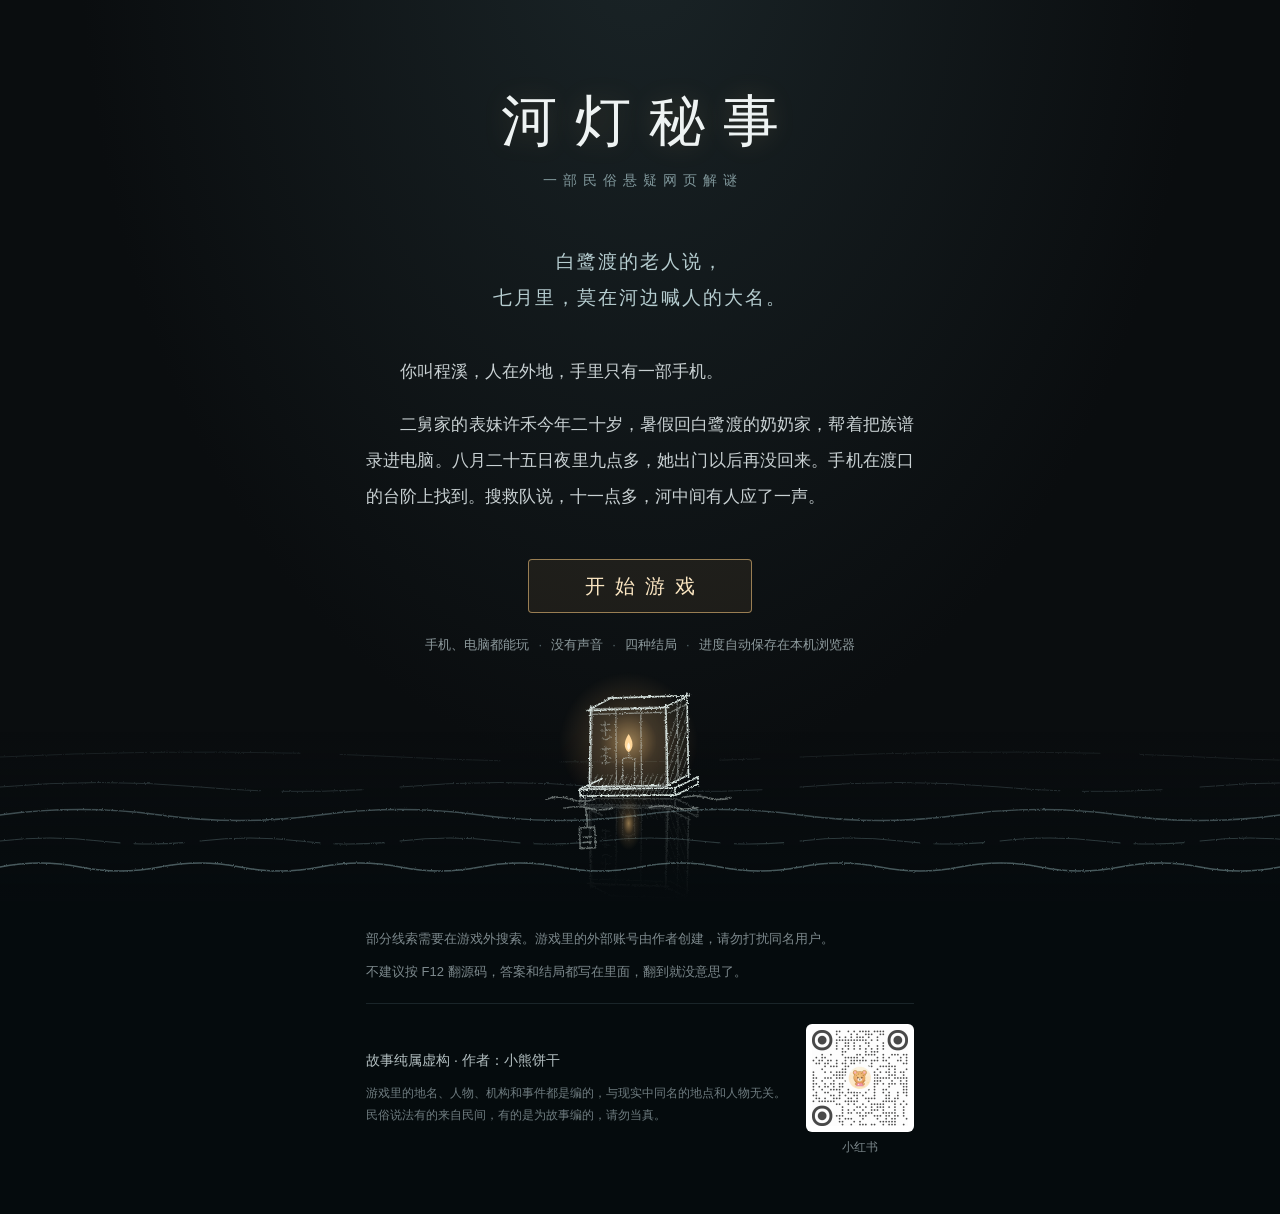
<file: index.html>
<!doctype html>
<html lang="zh-CN">
<head>
<meta charset="utf-8">
<meta name="viewport" content="width=device-width, initial-scale=1, viewport-fit=cover">
<title>河灯秘事</title>
<meta name="description" content="一部民俗悬疑网页解谜。白鹭渡的老人说，七月里，莫在河边喊人的大名。">
<meta name="theme-color" content="#0a0d0f">
<link rel="stylesheet" href="css/common.css">
<link rel="stylesheet" href="css/river.css">
<link rel="stylesheet" href="css/home.css">
</head>
<body class="home-body">
<main class="home">
  <h1>河灯秘事</h1>
  <p class="sub">一部民俗悬疑网页解谜</p>
  <p class="saying">白鹭渡的老人说，<br>七月里，莫在河边喊人的大名。</p>
  <div class="story">
    <p>你叫程溪，人在外地，手里只有一部手机。</p>
    <p>二舅家的表妹许禾今年二十岁，暑假回白鹭渡的奶奶家，帮着把族谱录进电脑。八月二十五日夜里九点多，她出门以后再没回来。手机在渡口的台阶上找到。搜救队说，十一点多，河中间有人应了一声。</p>
  </div>
  <a class="start" href="phone.html">开始游戏</a>
  <ul class="facts"><li>手机、电脑都能玩</li><li>没有声音</li><li>四种结局</li><li>进度自动保存在本机浏览器</li></ul>
</main>
<div class="home-river" id="river"></div>
<footer class="home-foot"><div class="in">
  <div class="notes">
    <p>部分线索需要在游戏外搜索。游戏里的外部账号由作者创建，请勿打扰同名用户。</p>
    <p>不建议按 F12 翻源码，答案和结局都写在里面，翻到就没意思了。</p>
  </div>
  <div class="credit">
    <div class="who">
      <p class="by">故事纯属虚构 · 作者：小熊饼干</p>
      <p>游戏里的地名、人物、机构和事件都是编的，与现实中同名的地点和人物无关。民俗说法有的来自民间，有的是为故事编的，请勿当真。</p>
    </div>
    <figure class="qr"><img src="assets/img/author-xhs-qr.png" width="384" height="384" alt="小熊饼干的小红书二维码"><figcaption>小红书</figcaption></figure>
  </div>
</div></footer>
<script src="js/river.js"></script>
<script>document.getElementById('river').innerHTML = XMRiver.waves() + XMRiver.lamp();</script>
</body>
</html>
</file>
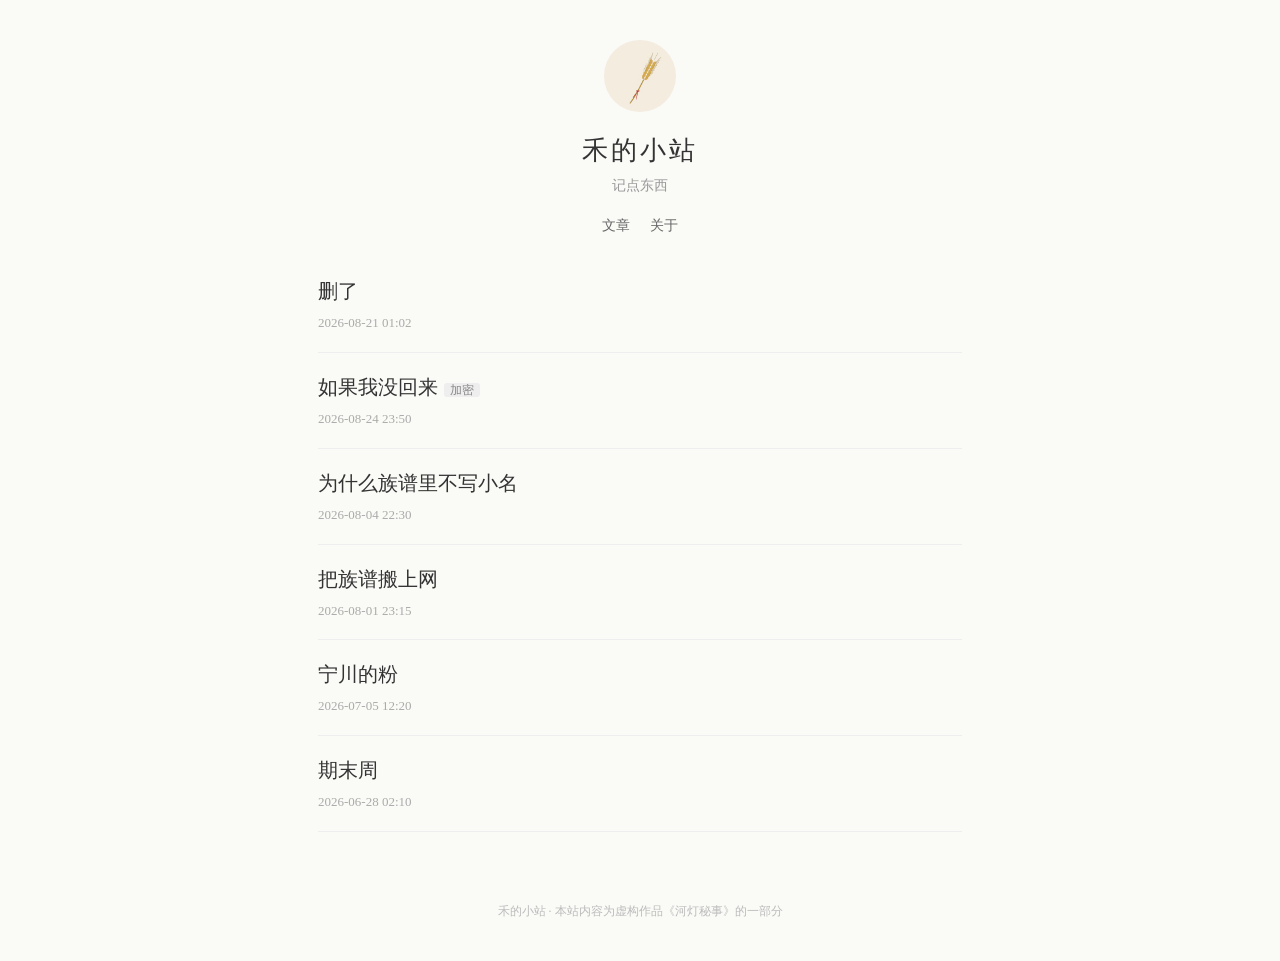
<file: blog.html>
<!doctype html>
<html lang="zh-CN">
<head>
<meta charset="utf-8">
<meta name="viewport" content="width=device-width, initial-scale=1">
<title>禾的小站</title>
<link rel="stylesheet" href="css/common.css">
<style>
body { background: #fafaf7; color: #333; font-family: Georgia, "Songti SC", SimSun, serif; }
.head { text-align: center; padding: 40px 16px 10px; }
.head img { width: 72px; height: 72px; border-radius: 50%; object-fit: cover; }
.head h1 { margin: 10px 0 4px; font-size: 26px; font-weight: 400; letter-spacing: 3px; }
.head p { color: #999; margin: 0; font-size: 14px; }
.head nav { margin-top: 14px; }
.head nav a { color: #666; margin: 0 10px; text-decoration: none; font-size: 14px; }
.wrap { max-width: 680px; margin: 10px auto 50px; padding: 0 18px; }
.post-item { padding: 18px 0; border-bottom: 1px solid #eee; }
.post-item h2 { margin: 0 0 6px; font-size: 20px; font-weight: 400; }
.post-item h2 a { color: #333; text-decoration: none; }
.post-item h2 a:hover { color: #6a8f3c; }
.date { color: #aaa; font-size: 13px; }
.lock { font-size: 12px; background: #eee; color: #888; border-radius: 3px; padding: 0 6px; margin-left: 6px; }
article h1 { font-weight: 400; font-size: 26px; margin: 20px 0 6px; }
article p { line-height: 2; margin: 0 0 16px; font-size: 16px; }
article .date { margin-bottom: 24px; display: block; }
.pw { border: 1px solid #ddd; background: #fff; padding: 18px; text-align: center; margin-top: 20px; }
.pw input { padding: 7px; border: 1px solid #ccc; width: 200px; }
.pw button { padding: 7px 16px; border: 0; background: #6a8f3c; color: #fff; cursor: pointer; }
.pw .hint { color: #999; font-size: 13px; margin-top: 10px; }
.pw .err { color: #c33; font-size: 13px; min-height: 18px; }
.letter p { text-indent: 0; }
.about p { line-height: 1.9; }
footer { text-align: center; color: #bbb; font-size: 12px; padding: 20px 0 40px; }
</style>
</head>
<body>
<header class="head"><img src="assets/img/av-xuhe.jpg" alt=""><h1>禾的小站</h1><p>记点东西</p><nav><a href="#/">文章</a><a href="#/about">关于</a></nav></header>
<main class="wrap" id="main"></main>
<footer>禾的小站 · 本站内容为虚构作品《河灯秘事》的一部分</footer>
<script src="js/core.js"></script>
<script>
(function () {
  const esc = XM.esc;
  const main = document.getElementById('main');
  const POSTS = [
    { id: 'shanle', title: '删了', date: '2026-08-21 01:02', body: ['小红书上写渡口和族谱的那几篇笔记，我都删了。主页留了几句话，懂的人能看懂。', '族谱网站先不动，陈伯出院回来还要用。'] },
    { id: 'xin', title: '如果我没回来', date: '2026-08-24 23:50', locked: true },
    { id: 'xiaoming', title: '为什么族谱里不写小名', date: '2026-08-04 22:30', body: ['录族谱录到自己那一栏，乳名那格我想填，奶奶不让。', '她讲，大名是给外人叫的，写在谱上、写在户口上、写在灯上都行。[[小名是屋里人叫的，不能落在纸上。写下来，就谁都叫得到了]]。', '我问谁是“谁都”。她不答，去灶屋烧火了。', '我小时候发高烧，奶奶半夜去渡口喊过我一回，我还记得她那天的声音。所以这格空着就空着吧。', '凡例里我也照写了：乳名不录，依本村旧俗。'] },
    { id: 'shangwang', title: '把族谱搬上网', date: '2026-08-01 23:15', body: ['暑假在奶奶家，帮宗亲会把卷三录成了网页，顺便给水府庙做了个网站。', '网站两块：族谱查询，还有中元放灯的网上登记。登记表单提交以后，会用庙里的账号自动提交到仓库的 lanterns/ 目录，每盏灯一条记录，[[提交时间就是登记时间]]，提交的标题里也写着。这样陈伯想查哪天谁登的，翻提交记录就行。', '后台账号交给陈伯了，[[他住院那几天交给大伯代管]]。', '[[代码在 GitHub 上，开源社暑期项目展的海报上有链接]]。'], link: ['club.html#/', '开源社'] },
    { id: 'fen', title: '宁川的粉', date: '2026-07-05 12:20', body: ['回来第一顿是渡口小卖部隔壁的米粉。老板还记得我，说我小时候吃粉不吃葱。现在吃了。'] },
    { id: 'qimo', title: '期末周', date: '2026-06-28 02:10', body: ['数据结构考完了。最后一题是并查集，写到一半想起来路径压缩没写。算了。'] }
  ];
  const LETTER = ['溪：', '你能打开这篇，说明你还记得那年的灯。', '长话短说。有人在庙里给我登了一盏灯。灯是给死人放的。', '我撤过一次，他又登上了。仓库里每次提交都有时间，你去看。',
    '这一盏七月十三晚上就放下水了，网上撤不了。怎么撤，老辈有老辈的办法，奶奶晓得。你去找奶奶。',
    '光撤灯不够。他手上有庙里的账号，撤了还能再登。去找陈伯，让他把账号锁了。他的微聊号是 shuifu-chen，认人不认号，加他要报家门。', '要是我真被叫走了，奶奶会去渡口喊我。她喊的是我的小名，你听过，就在我发给你的那条语音里。', '别写下来。打字也不行。', '禾'];

  function list() {
    main.innerHTML = POSTS.map(p => '<div class="post-item"><h2><a href="#/p/' + p.id + '">' + esc(p.title) + '</a>' + (p.locked ? '<span class="lock">加密</span>' : '') + '</h2><div class="date">' + p.date + '</div></div>').join('');
    document.title = '禾的小站';
  }
  function post(id) {
    const p = POSTS.find(x => x.id === id);
    if (!p) return list();
    document.title = p.title + ' - 禾的小站';
    if (p.locked) return locked(p);
    main.innerHTML = '<article><h1>' + esc(p.title) + '</h1><span class="date">' + p.date + '</span>' + p.body.map(t => '<p>' + XM.rich(t) + '</p>').join('') +
      (p.link ? '<p><a href="' + p.link[0] + '" target="_blank" rel="noopener">' + esc(p.link[1]) + '</a></p>' : '') + '<p><a href="#/">← 返回</a></p></article>';
  }
  function locked(p) {
    const open = XM.preview || XM.flag('letterRead');
    if (open) {
      XM.set('letterRead');
      main.innerHTML = XM.previewBanner() + '<article class="letter"><h1>' + esc(p.title) + '</h1><span class="date">' + p.date + '</span>' + LETTER.map(t => '<p>' + esc(t) + '</p>').join('') + '<p><a href="#/">← 返回</a></p></article>';
      return;
    }
    main.innerHTML = '<article><h1>' + esc(p.title) + '</h1><span class="date">' + p.date + '</span><div class="pw"><p>这是一篇加密文章，输入密码查看。</p><form id="pf"><input id="pwd" type="password" aria-label="密码"> <button type="submit">查看</button></form><div class="err" id="err"></div></div></article>';
    document.getElementById('pf').addEventListener('submit', e => {
      e.preventDefault();
      const v = XM.norm(document.getElementById('pwd').value).replace(/(年|nian)$/, '');
      if (v === 'jiawu') { XM.set('letterRead'); locked(p); return; }
      document.getElementById('err').textContent = /^\d{4}$/.test(v) ? '奶奶不这么说年份' : /[^\x00-\x7f]/.test(v) ? '密码只能是字母或数字' : '密码不对';
    });
  }
  function about() {
    main.innerHTML = '<div class="about"><p>许禾，临江大学计算机系2024级，宁川白鹭渡人。</p><p>小红书：禾不是河。</p><p>这里记点不想发到别处的东西。</p></div>';
    document.title = '关于 - 禾的小站';
  }
  XM.route([[/^\/$/, list], [/^\/p\/(\w+)$/, post], [/^\/about$/, about]], list);
})();
</script>
</body>
</html>
</file>
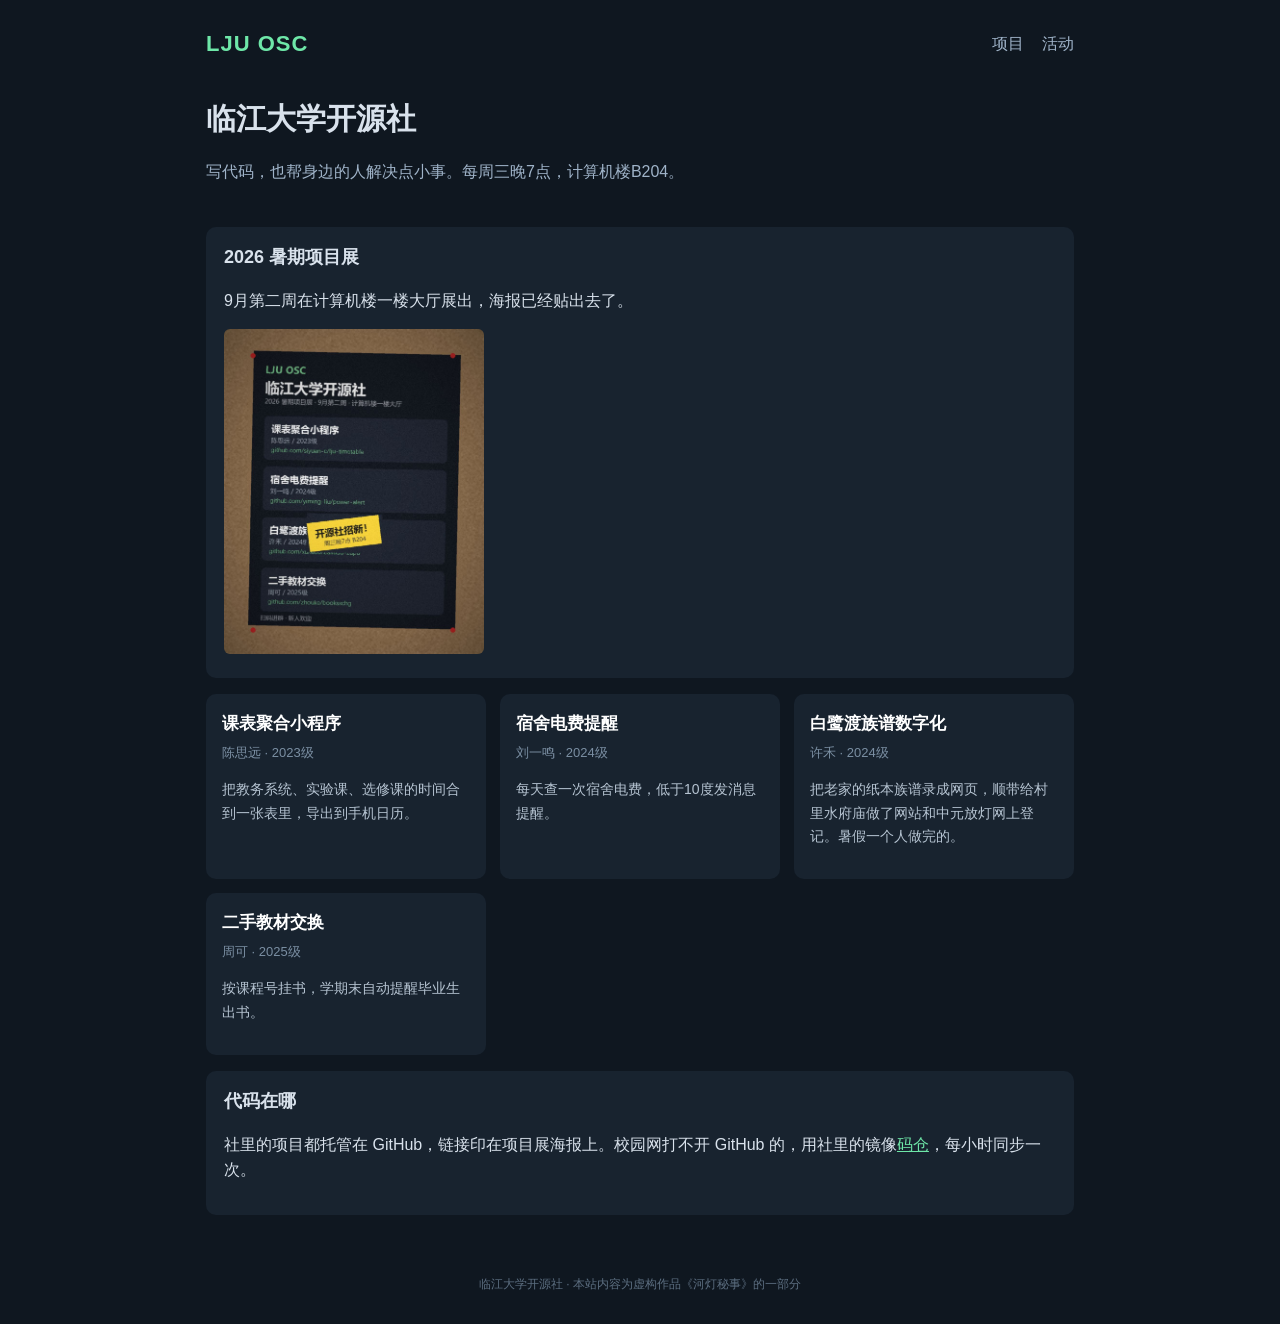
<file: club.html>
<!doctype html>
<html lang="zh-CN">
<head>
<meta charset="utf-8">
<meta name="viewport" content="width=device-width, initial-scale=1">
<title>临江大学开源社 LJU OSC</title>
<link rel="stylesheet" href="css/common.css">
<style>
body { background: #0f1720; color: #d9e2ec; font-family: "Segoe UI", "Microsoft YaHei", sans-serif; }
a { color: #6ee7a8; }
.top { max-width: 900px; margin: 0 auto; padding: 26px 16px 8px; display: flex; justify-content: space-between; align-items: center; flex-wrap: wrap; gap: 10px; }
.top b { color: #6ee7a8; font-size: 22px; letter-spacing: 1px; }
.top nav a { margin-left: 18px; color: #9fb3c8; text-decoration: none; }
.wrap { max-width: 900px; margin: 0 auto 40px; padding: 0 16px; }
.hero { padding: 26px 0 10px; }
.hero h1 { margin: 0; font-size: 30px; }
.hero p { color: #9fb3c8; }
.grid { display: grid; grid-template-columns: repeat(auto-fill, minmax(260px, 1fr)); gap: 14px; }
.proj { background: #18232f; border-radius: 10px; padding: 16px; }
.proj h3 { margin: 0 0 6px; font-size: 17px; color: #fff; }
.proj .by { color: #7b8fa3; font-size: 13px; }
.proj p { font-size: 14px; color: #b6c4d2; line-height: 1.7; }
.box { background: #18232f; border-radius: 10px; padding: 16px 18px; margin: 16px 0; }
.box h2 { margin: 0 0 8px; font-size: 18px; }
.poster img { width: 260px; border-radius: 6px; cursor: zoom-in; }
footer { text-align: center; color: #5c6e80; font-size: 12px; padding: 20px 0 30px; }
</style>
</head>
<body>
<div class="top"><b>LJU OSC</b><nav><a href="#">项目</a><a href="#">活动</a></nav></div>
<main class="wrap">
  <section class="hero"><h1>临江大学开源社</h1><p>写代码，也帮身边的人解决点小事。每周三晚7点，计算机楼B204。</p></section>
  <section class="box"><h2>2026 暑期项目展</h2><p>9月第二周在计算机楼一楼大厅展出，海报已经贴出去了。</p><div class="poster"><img src="assets/img/club-poster.jpg" alt="暑期项目展海报" data-zoom></div></section>
  <section class="grid">
    <div class="proj"><h3>课表聚合小程序</h3><div class="by">陈思远 · 2023级</div><p>把教务系统、实验课、选修课的时间合到一张表里，导出到手机日历。</p></div>
    <div class="proj"><h3>宿舍电费提醒</h3><div class="by">刘一鸣 · 2024级</div><p>每天查一次宿舍电费，低于10度发消息提醒。</p></div>
    <div class="proj"><h3>白鹭渡族谱数字化</h3><div class="by">许禾 · 2024级</div><p>把老家的纸本族谱录成网页，顺带给村里水府庙做了网站和中元放灯网上登记。暑假一个人做完的。</p></div>
    <div class="proj"><h3>二手教材交换</h3><div class="by">周可 · 2025级</div><p>按课程号挂书，学期末自动提醒毕业生出书。</p></div>
  </section>
  <section class="box"><h2>代码在哪</h2><p>社里的项目都托管在 GitHub，链接印在项目展海报上。校园网打不开 GitHub 的，用社里的镜像<a href="mirror.html#/" target="_blank" rel="noopener">码仓</a>，每小时同步一次。</p></section>
</main>
<footer>临江大学开源社 · 本站内容为虚构作品《河灯秘事》的一部分</footer>
<script src="js/core.js"></script>
</body>
</html>
</file>
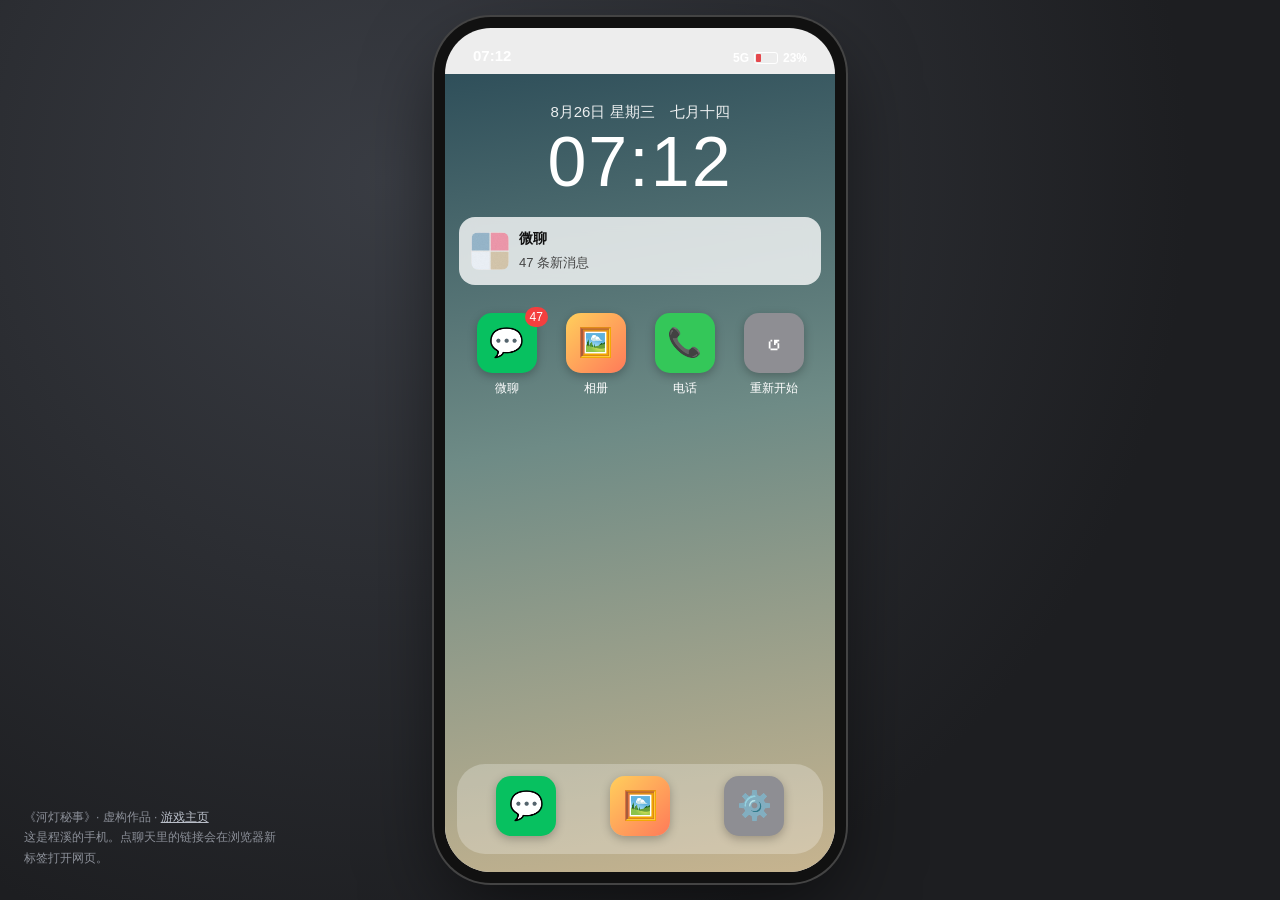
<file: ending.html>
<!doctype html>
<html lang="zh-CN">
<head>
<meta charset="utf-8">
<meta name="viewport" content="width=device-width, initial-scale=1, viewport-fit=cover">
<title>河灯秘事</title>
<link rel="stylesheet" href="css/common.css">
<link rel="stylesheet" href="css/ending.css">
</head>
<body class="end-body">
<main class="end" id="end"></main>
<script src="js/lunar-data.js"></script>
<script src="js/core.js"></script>
<script src="js/ending.js"></script>
</body>
</html>
</file>
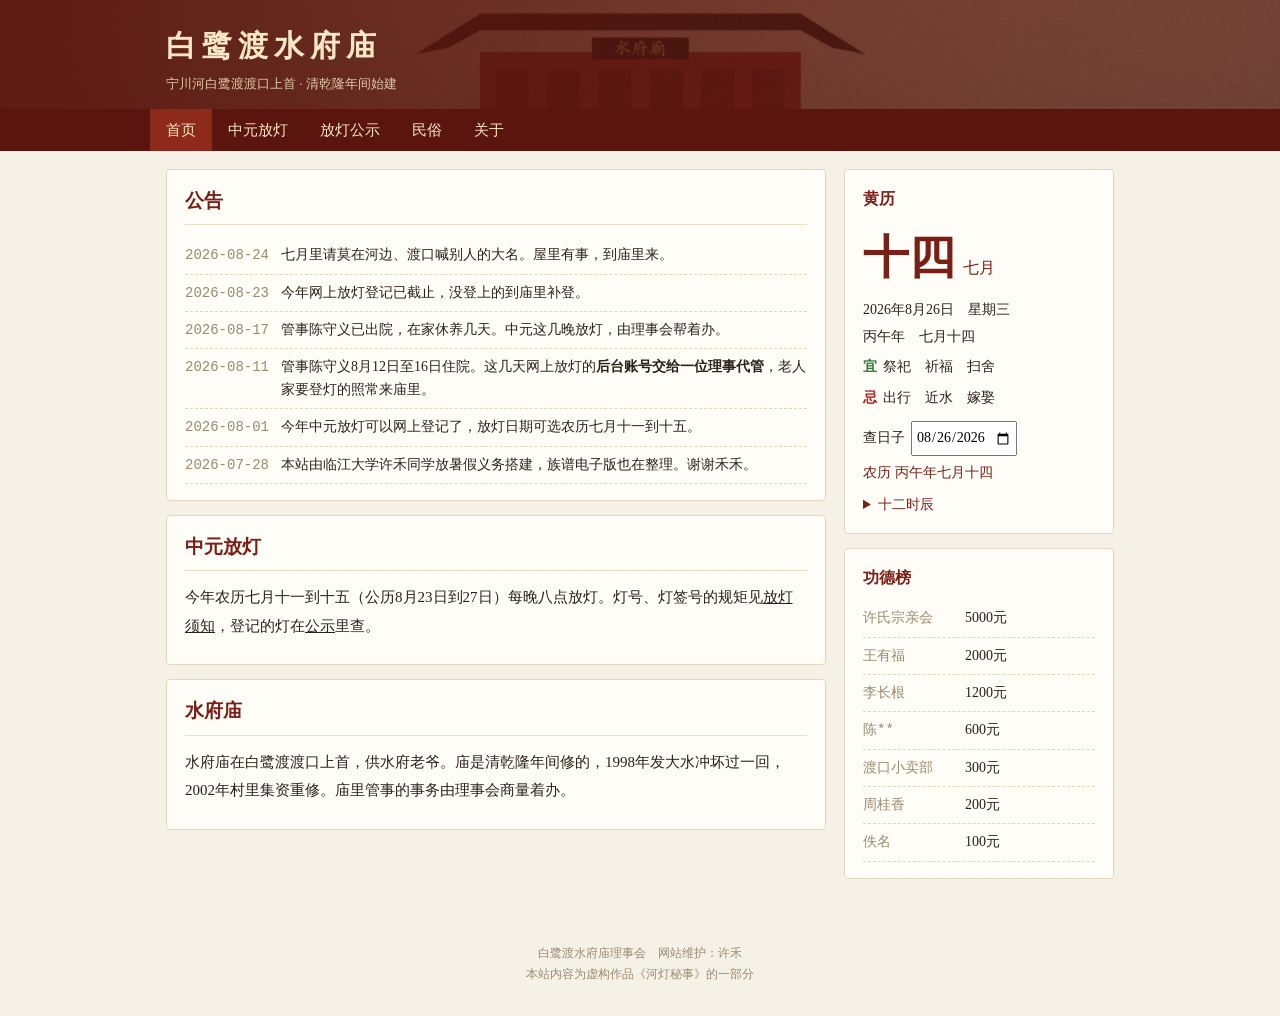
<file: miao.html>
<!doctype html>
<html lang="zh-CN">
<head>
<meta charset="utf-8">
<meta name="viewport" content="width=device-width, initial-scale=1">
<title>白鹭渡水府庙</title>
<link rel="stylesheet" href="css/common.css">
<link rel="stylesheet" href="css/miao.css">
<link rel="stylesheet" href="css/river.css">
</head>
<body class="miao">
<header class="mz-top"><div class="in"><h1>白鹭渡水府庙</h1><p>宁川河白鹭渡渡口上首 · 清乾隆年间始建</p></div></header>
<nav class="mz-nav"><div class="in"><a data-k="home" href="#/">首页</a><a data-k="fangdeng" href="#/fangdeng">中元放灯</a><a data-k="gongshi" href="#/fangdeng/gongshi">放灯公示</a><a data-k="minsu" href="#/minsu">民俗</a><a data-k="about" href="#/about">关于</a></div></nav>
<div class="mz-wrap"><main class="mz-main" id="main"></main><aside class="mz-side" id="side"></aside></div>
<footer class="mz-foot">白鹭渡水府庙理事会　网站维护：许禾<br>本站内容为虚构作品《河灯秘事》的一部分</footer>
<script src="js/lunar-data.js"></script>
<script src="js/core.js"></script>
<script src="js/river.js"></script>
<script src="js/miao.js"></script>
</body>
</html>
</file>
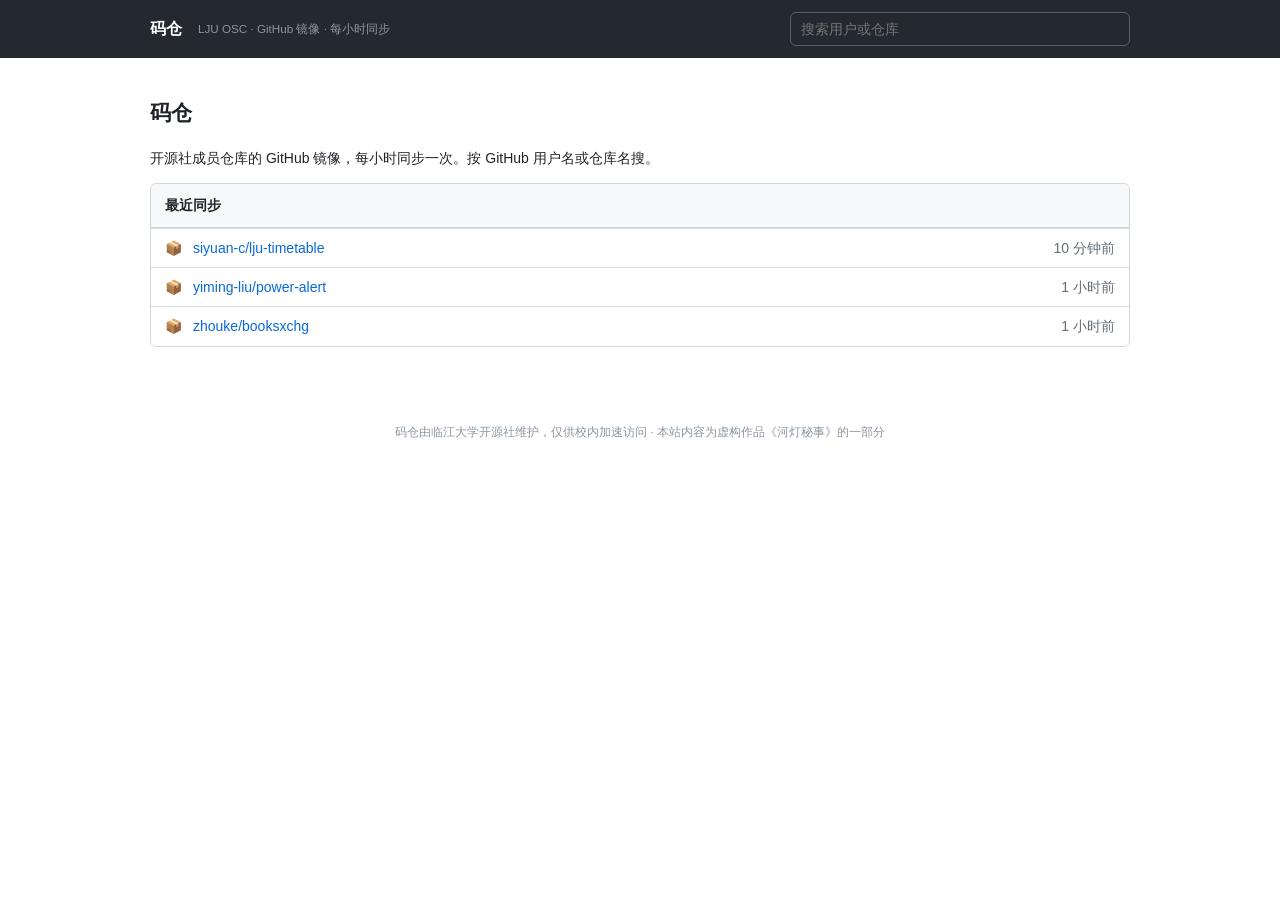
<file: mirror.html>
<!doctype html>
<html lang="zh-CN">
<head>
<meta charset="utf-8">
<meta name="viewport" content="width=device-width, initial-scale=1">
<title>码仓 · LJU OSC 镜像</title>
<link rel="stylesheet" href="css/common.css">
<style>
body { background: #fff; color: #1f2328; font-family: -apple-system, "Segoe UI", "Microsoft YaHei", sans-serif; font-size: 14px; }
a { color: #0969da; text-decoration: none; }
a:hover { text-decoration: underline; }
.mh { background: #24292f; color: #fff; }
.mh .in { max-width: 1012px; margin: 0 auto; padding: 12px 16px; display: flex; align-items: center; gap: 16px; }
.mh b { font-size: 16px; }
.mh small { color: #8c959f; }
.mh form { flex: 1; max-width: 340px; margin-left: auto; }
.mh input { width: 100%; background: #24292f; border: 1px solid #57606a; border-radius: 6px; color: #fff; padding: 5px 10px; }
.wrap { max-width: 1012px; margin: 0 auto; padding: 20px 16px 40px; }
.sync { background: #fff8c5; border: 1px solid #d4a72c66; border-radius: 6px; padding: 10px 14px; margin-bottom: 16px; }
.repo-h { font-size: 20px; margin: 0 0 12px; }
.repo-h img { width: 22px; height: 22px; border-radius: 50%; vertical-align: -5px; margin-right: 6px; }
.tabs { display: flex; gap: 4px; border-bottom: 1px solid #d0d7de; margin-bottom: 16px; }
.tabs a { padding: 8px 14px; color: #1f2328; border-bottom: 2px solid transparent; }
.tabs a.on { border-color: #fd8c73; font-weight: 600; }
.box { border: 1px solid #d0d7de; border-radius: 6px; margin-bottom: 16px; overflow: hidden; }
.box .bh { background: #f6f8fa; padding: 10px 14px; border-bottom: 1px solid #d0d7de; display: flex; gap: 10px; align-items: center; flex-wrap: wrap; }
.box .bh img { width: 20px; height: 20px; border-radius: 50%; }
.box .bh .muted { color: #656d76; margin-left: auto; }
.frow { display: flex; padding: 8px 14px; border-top: 1px solid #d8dee4; gap: 10px; }
.frow:first-child { border-top: 0; }
.frow .ic { width: 18px; color: #54aeff; }
.frow .nm { width: 220px; }
.frow .msg { flex: 1; color: #656d76; overflow: hidden; white-space: nowrap; text-overflow: ellipsis; }
.frow .tm { color: #656d76; }
.md { padding: 16px 24px; line-height: 1.7; font-size: 15px; }
.md h1 { font-size: 26px; border-bottom: 1px solid #d8dee4; padding-bottom: 6px; }
.md h2 { font-size: 20px; border-bottom: 1px solid #d8dee4; padding-bottom: 4px; }
.md code { background: #eff1f3; padding: 1px 5px; border-radius: 4px; font-size: 13px; }
.md table { border-collapse: collapse; }
.md th, .md td { border: 1px solid #d0d7de; padding: 5px 12px; }
.md th { background: #f6f8fa; }
pre.code { margin: 0; padding: 12px 16px; font: 13px/1.6 Consolas, monospace; overflow-x: auto; white-space: pre; }
pre.code .add { background: #dafbe1; display: block; }
pre.code .del { background: #ffebe9; display: block; }
.crow { display: flex; padding: 10px 14px; border-top: 1px solid #d8dee4; gap: 10px; align-items: center; }
.crow:first-child { border-top: 0; }
.crow img { width: 20px; height: 20px; border-radius: 50%; }
.crow .t { flex: 1; }
.crow .t a { color: #1f2328; font-weight: 600; }
.crow .t div { color: #656d76; font-size: 12px; margin-top: 2px; }
.sha { font-family: Consolas, monospace; font-size: 12px; border: 1px solid #d0d7de; border-radius: 6px; padding: 2px 8px; color: #1f2328; }
.day { color: #656d76; font-size: 13px; margin: 14px 0 6px; }
.user { display: flex; gap: 24px; }
.user .l { width: 230px; flex: none; }
.user .l img { width: 230px; height: 230px; border-radius: 50%; object-fit: cover; border: 1px solid #d0d7de; cursor: zoom-in; }
.user .l h2 { margin: 10px 0 0; font-size: 22px; }
.user .l .lg { color: #656d76; font-size: 18px; }
.user .r { flex: 1; }
.rcard { border: 1px solid #d0d7de; border-radius: 6px; padding: 14px; margin-bottom: 10px; }
.rcard p { color: #656d76; margin: 6px 0 0; }
footer { text-align: center; color: #8c959f; font-size: 12px; padding: 20px; }
@media (max-width: 760px) {
  .user { flex-direction: column; }
  .frow { flex-wrap: wrap; row-gap: 2px; }
  .frow .nm { width: auto; flex: 1; min-width: 0; }
  .frow .msg { order: 1; flex-basis: 100%; padding-left: 28px; }
  .frow .msg:empty { display: none; }
}
</style>
</head>
<body>
<header class="mh"><div class="in"><a href="#/" style="color:#fff"><b>码仓</b></a><small>LJU OSC · GitHub 镜像 · 每小时同步</small><form id="sf"><input id="q" placeholder="搜索用户或仓库" aria-label="搜索用户或仓库"></form></div></header>
<main class="wrap" id="main"></main>
<footer>码仓由临江大学开源社维护，仅供校内加速访问 · 本站内容为虚构作品《河灯秘事》的一部分</footer>
<script src="js/core.js"></script>
<script>
(function () {
  const esc = XM.esc;
  const main = document.getElementById('main');
  const REPO = 'xuhe06/bailudu-zupu';
  const DESC = '白鹭渡许氏宗谱数字化 + 水府庙网站（虚构作品《小名》的一部分）';
  const AV = { xuhe06: 'assets/img/av-xuhe.jpg', 'bailudu-temple': 'assets/img/temple.jpg' };
  const LAMPS = {
    '2026-0711-01': '陈德厚,甲戌年三月十二,七月十一', '2026-0711-02': '陈氏历代,—,七月十一', '2026-0711-05': '周长林,壬午年腊月初八,七月十一',
    '2026-0712-03': '王金凤,戊子年正月廿二,七月十二', '2026-0712-11': '许氏历代,—,七月十二', '2026-0712-14': '李满仓,辛未年九月初三,七月十二',
    '2026-0713-01': '周玉兰,乙丑年五月十七,七月十三', '2026-0713-03': '许平,庚寅年七月廿八,七月十三', '2026-0713-07': '许禾,丙戌年六月初九,七月十三',
    '2026-0714-02': '黄有才,己亥年冬月初一,七月十四', '2026-0714-06': '胡秀珍,癸酉年八月十五,七月十四', '2026-0714-09': '董春生,丁卯年二月初二,七月十四',
    '2026-0715-01': '李氏历代,—,七月十五', '2026-0715-04': '王建设,乙巳年四月初六,七月十五', '2026-0715-08': '陈小梅,庚子年六月十九,七月十五',
    '2026-0715-12': '许德昌,甲申年十月初十,七月十五', '2026-0715-15': '方桂英,丙子年三月廿四,七月十五', '2026-0715-21': '金福生,甲子年腊月十六,七月十五',
    '2026-0715-22': '周氏历代,—,七月十五'
  };
  // Same commits, SHAs and messages as the real repo (tools/gh_publish.py, real-accounts/bailudu-zupu-commits.json).
  const C = [
    ['c87a3ba', '2026-08-23 10:12', 'bailudu-temple', '加灯：2026-0715-22（2026-08-23 10:12 登记）', 'add', '来源：网站表单'],
    ['eeaac06', '2026-08-22 03:05', 'bailudu-temple', '加灯：2026-0713-07（2026-08-22 03:05 登记）', 'add', '来源：后台'],
    ['25eb9cc', '2026-08-21 19:42', 'bailudu-temple', '加灯：2026-0715-21（2026-08-21 19:42 登记）', 'add', '来源：网站表单'],
    ['17d4a13', '2026-08-20 21:46', 'xuhe06', '撤：2026-0713-07（灯主本人未同意）', 'del', '灯主还活着。'],
    ['d3efb7f', '2026-08-20 10:15', 'bailudu-temple', '加灯：2026-0715-15（2026-08-20 10:15 登记）', 'add', '来源：网站表单'],
    ['0aa60b4', '2026-08-19 16:30', 'bailudu-temple', '加灯：2026-0715-12（2026-08-19 16:30 登记）', 'add', '来源：后台'],
    ['aaba109', '2026-08-18 09:02', 'bailudu-temple', '加灯：2026-0715-08（2026-08-18 09:02 登记）', 'add', '来源：后台'],
    ['7c75094', '2026-08-14 11:24', 'bailudu-temple', '加灯：2026-0715-04（2026-08-14 11:24 登记）', 'add', '来源：网站表单'],
    ['09629e8', '2026-08-13 02:17', 'bailudu-temple', '加灯：2026-0713-07（2026-08-13 02:17 登记）', 'add', '来源：后台'],
    ['5745504', '2026-08-12 15:48', 'bailudu-temple', '加灯：2026-0715-01（2026-08-12 15:48 登记）', 'add', '来源：网站表单'],
    ['22a232c', '2026-08-12 09:31', 'bailudu-temple', '加灯：2026-0714-09（2026-08-12 09:31 登记）', 'add', '来源：网站表单'],
    ['e627744', '2026-08-11 20:05', 'bailudu-temple', '加灯：2026-0714-06（2026-08-11 20:05 登记）', 'add', '来源：网站表单'],
    ['2734a50', '2026-08-10 18:40', 'bailudu-temple', '加灯：2026-0714-02（2026-08-10 18:40 登记）', 'add', '来源：网站表单'],
    ['4c461b5', '2026-08-09 21:12', 'bailudu-temple', '加灯：2026-0713-03（2026-08-09 21:12 登记）', 'add', '来源：网站表单'],
    ['71dfc27', '2026-08-07 10:20', 'bailudu-temple', '加灯：2026-0713-01（2026-08-07 10:20 登记）', 'add', '来源：后台'],
    ['0429950', '2026-08-06 17:55', 'bailudu-temple', '加灯：2026-0712-14（2026-08-06 17:55 登记）', 'add', '来源：网站表单'],
    ['5b1c76b', '2026-08-06 08:47', 'bailudu-temple', '加灯：2026-0712-11（2026-08-06 08:47 登记）', 'add', '来源：后台'],
    ['d599ece', '2026-08-05 14:09', 'bailudu-temple', '加灯：2026-0712-03（2026-08-05 14:09 登记）', 'add', '来源：网站表单'],
    ['137fd24', '2026-08-04 19:33', 'bailudu-temple', '加灯：2026-0711-05（2026-08-04 19:33 登记）', 'add', '来源：网站表单'],
    ['90274e0', '2026-08-03 23:05', 'xuhe06', '卷三录完', 'none', '德字辈以下全部录入。'],
    ['ce25b54', '2026-08-03 16:21', 'bailudu-temple', '加灯：2026-0711-02（2026-08-03 16:21 登记）', 'add', '来源：网站表单'],
    ['3e70951', '2026-08-03 16:18', 'bailudu-temple', '加灯：2026-0711-01（2026-08-03 16:18 登记）', 'add', '来源：网站表单'],
    ['8281255', '2026-08-01 22:58', 'xuhe06', '放灯登记上线', 'none', '表单提交后用 bailudu-temple 账号自动提交到 lanterns/2026.csv。'],
    ['99fd487', '2026-07-26 21:40', 'xuhe06', '民俗：取名旧俗', 'none', ''],
    ['53ae53d', '2026-07-12 20:03', 'xuhe06', 'init', 'none', '']
  ];
  const lampOf = c => c[3].replace(/^加灯：|^撤：/, '').replace(/（.*$/, '');
  function lampLine(no, date) { return no + ',' + LAMPS[no] + ',' + date; }
  function csv2026() {
    const live = new Map();
    C.slice().reverse().forEach(c => {
      if (c[4] === 'add') live.set(lampOf(c), c[1].slice(0, 10));
      if (c[4] === 'del') live.delete(lampOf(c));
    });
    return ['灯号,灯主,生辰,放灯日,登记日期'].concat(Array.from(live.keys()).sort().map(no => lampLine(no, live.get(no)))).join('\n');
  }
  const md = s => '<div class="md">' + s + '</div>';
  const code = s => '<pre class="code">' + esc(s) + '</pre>';
  const FILES = {
    'README.md': () => md('<h1>bailudu-zupu</h1><p>白鹭渡许氏宗谱数字化，顺带给水府庙做的网站。</p><ul><li><code>site/</code> 网站代码（族谱查询 + 中元放灯登记）</li><li><code>scans/</code> 卷三影像</li><li><code>docs/</code> 凡例</li><li><code>lanterns/</code> 放灯登记数据。网站表单提交后，用 <code>bailudu-temple</code> 账号自动提交，提交时间就是登记时间。2025 年的数据是照纸本登记簿补录的。</li></ul>' +
      '<h2>查登记记录</h2><p>陈伯要查哪盏灯是哪天几点、用哪个账号登的：打开 <code>lanterns/2026.csv</code>，点右上角的 <b>History</b>，每一条提交就是一次登记或撤灯，标题里写着登记时间（北京时间）。</p>' +
      '<h2>账号</h2><p>网站后台账号由水府庙管事保管。管事不在时交给理事代管，用后台登的灯，提交说明里写“来源：后台”。</p>' +
      '<h2>说明</h2><p>族谱只录大名，乳名不录，见 <code>docs/凡例.md</code>。</p><hr><p>本仓库是虚构作品《小名》的一部分，人物、地点、机构都是编的。</p>'),
    'docs/凡例.md': () => md('<h1>凡例</h1><ol><li>以1993年续修本为底本，补录到2026年。</li><li>男女都录，女儿注明所适之姓。</li><li>殇不入谱：未满二十岁亡故的只记“殇”，不录名。</li><li>乳名不录，依本村旧俗。</li><li>生辰用农历干支纪年。</li></ol>'),
    'lanterns/2025.csv': () => code(['灯号,灯主,生辰,放灯日,登记日期', '2025-0715-03,陈德厚,甲戌年三月十二,七月十五,2025-08-30', '2025-0715-07,许氏历代,—,七月十五,2025-09-01', '2025-0715-12,周长林,壬午年腊月初八,七月十五,2025-09-02', '2025-0715-15,李满仓,辛未年九月初三,七月十五,2025-09-03', '2025-0715-20,黄有才,己亥年冬月初一,七月十五,2025-09-05'].join('\n')),
    'lanterns/2026.csv': () => code(csv2026()),
    'scans/juan3-p12.jpg': () => md('<img src="assets/img/zupu-scan.jpg" alt="卷三第12页" data-zoom style="max-width:100%;cursor:zoom-in">'),
    'site/fangdeng.js': () => code("// 中元放灯登记\n// 灯号：年份-放灯日期(农历月日)-当晚序号，例 2026-0714-03\nfunction lampNo(year, lunarMD, seq) {\n  return year + '-' + lunarMD + '-' + String(seq).padStart(2, '0');\n}\n\n// 灯签号由后台生成，短信发给登记人，也印在灯签上\n\n// 撤灯：只撤还没放的灯。已经放下水的灯，网上撤不了\nfunction canWithdraw(tagNo) {\n  const rec = findLamp(tagNo);\n  return rec && !rec.released;\n}\n\n// TODO: 灯主须为过世亲人，登记时加个确认\n"),
    'site/index.html': () => code('<!doctype html>\n<html lang="zh-CN">\n<head>\n<meta charset="utf-8">\n<title>白鹭渡水府庙</title>\n</head>\n<body>\n<h1>白鹭渡水府庙</h1>\n<nav><a href="#zupu">许氏宗谱</a> · <a href="#fangdeng">中元放灯</a> · <a href="#minsu">民俗</a></nav>\n<main id="app"></main>\n<script src="zupu.js"><\/script>\n<script src="fangdeng.js"><\/script>\n</body>\n</html>\n'),
    'site/minsu.md': () => md('<h1>白鹭渡取名旧俗</h1><p>白鹭渡人家添了伢子，先有小名，后有大名。大名按族谱字辈取，上谱，上户口。小名由外婆或奶奶取，只在屋里叫。</p><p><b>小名多取旱地上长的东西，麦、粟、豆、薯都有。</b>老人讲，渡口人家离水近，取个旱地的名字，水里认不得。</p><p><b>小名不落笔。</b>不上谱，不写在纸上，也不写在灯上。奶奶的说法是，写下来就叫得到了。</p><p>伢子吓着了，或者落水救上来不醒，屋里人夜里到渡口喊魂，喊的是小名。<b>一个人在前头喊，屋里人在后头跟一声。</b></p><p><b>七月里在河边，有人叫你大名，莫应。</b></p><p>整理：许禾　口述：周桂香、陈守义　2026年7月</p>'),
    'site/zupu.js': () => code("// 族谱检索：只按大名查。乳名不录（见 docs/凡例.md）\nlet PEOPLE = [];\n\nfetch('zupu.json').then(r => r.json()).then(list => { PEOPLE = list; });\n\nfunction search(name) {\n  const q = name.trim();\n  return q ? PEOPLE.filter(p => p.name.includes(q)) : [];\n}\n")
  };
  const TREE = [['docs', 'dir'], ['lanterns', 'dir'], ['scans', 'dir'], ['site', 'dir'], ['README.md', 'file']];
  const LAST = { docs: '90274e0', lanterns: 'c87a3ba', scans: '90274e0', site: '8281255', 'README.md': '8281255' };
  function commit(sha) { return C.find(c => c[0] === sha); }
  function syncBar() { return '<div class="sync">镜像，只读。上次从 GitHub 同步：2026-08-26 22:00。时间都按北京时间显示。</div>'; }
  function repoHead(tab) {
    return '<h1 class="repo-h"><img src="' + AV.xuhe06 + '" alt=""><a href="#/xuhe06">xuhe06</a> / <a href="#/' + REPO + '"><b>bailudu-zupu</b></a></h1><nav class="tabs"><a href="#/' + REPO + '" class="' + (tab === 'code' ? 'on' : '') + '">代码</a><a href="#/' + REPO + '/commits" class="' + (tab === 'commits' ? 'on' : '') + '">提交（' + C.length + '）</a></nav>' + syncBar();
  }
  function latest() { const c = C[0]; return '<div class="bh"><img src="' + AV[c[2]] + '" alt=""><b>' + c[2] + '</b><a href="#/' + REPO + '/commit/' + c[0] + '">' + esc(c[3]) + '</a><span class="muted">' + c[0] + ' · ' + c[1] + '</span></div>'; }
  function repo() {
    main.innerHTML = repoHead('code') + '<div class="box">' + latest() + TREE.map(f => {
      const c = commit(LAST[f[0]]);
      const href = f[1] === 'dir' ? '#/' + REPO + '/tree/' + f[0] : '#/' + REPO + '/blob/' + f[0];
      return '<div class="frow"><span class="ic">' + (f[1] === 'dir' ? '📁' : '📄') + '</span><a class="nm" href="' + href + '">' + f[0] + '</a><span class="msg">' + esc(c[3]) + '</span><span class="tm">' + c[1].slice(0, 10) + '</span></div>';
    }).join('') + '</div><div class="box"><div class="bh"><b>README.md</b></div>' + FILES['README.md']() + '</div>';
    document.title = REPO + ' · 码仓';
  }
  function tree(dir) {
    const files = Object.keys(FILES).filter(f => f.startsWith(dir + '/'));
    main.innerHTML = repoHead('code') + '<div class="box"><div class="bh"><a href="#/' + REPO + '">bailudu-zupu</a> / <b>' + esc(dir) + '</b></div>' +
      files.map(f => '<div class="frow"><span class="ic">📄</span><a class="nm" href="#/' + REPO + '/blob/' + f + '">' + esc(f.split('/')[1]) + '</a></div>').join('') + '</div>';
  }
  function blob(path) {
    const render = FILES[path];
    main.innerHTML = repoHead('code') + '<div class="box"><div class="bh"><a href="#/' + REPO + '">bailudu-zupu</a> / ' + esc(path) + (render ? '<a class="muted" href="#/' + REPO + '/commits">History</a>' : '') + '</div>' + (render ? render() : '<div class="md"><p>没有这个文件。</p></div>') + '</div>';
  }
  function commits() {
    let day = '';
    main.innerHTML = repoHead('commits') + C.map(c => {
      const d = c[1].slice(0, 10);
      const head = d !== day ? '<div class="day">提交于 ' + d + '</div>' : '';
      day = d;
      return head + '<div class="box" style="margin-bottom:6px"><div class="crow"><img src="' + AV[c[2]] + '" alt=""><div class="t"><a href="#/' + REPO + '/commit/' + c[0] + '">' + esc(c[3]) + '</a><div>' + c[2] + ' 提交于 ' + c[1] + '</div></div><a class="sha" href="#/' + REPO + '/commit/' + c[0] + '">' + c[0] + '</a></div></div>';
    }).join('');
    document.title = '提交 · ' + REPO;
  }
  function commitPage(sha) {
    const c = commit(sha);
    if (!c) return commits();
    const no = lampOf(c);
    let diff = '';
    if (c[4] === 'add') diff = '<span class="add">+' + esc(lampLine(no, c[1].slice(0, 10))) + '</span>';
    if (c[4] === 'del') diff = '<span class="del">-' + esc(lampLine(no, '2026-08-13')) + '</span>';
    main.innerHTML = repoHead('commits') + '<div class="box"><div class="bh"><img src="' + AV[c[2]] + '" alt=""><b>' + esc(c[3]) + '</b></div><div class="md"><p>' + esc(c[5] || '（无说明）') + '</p><p style="color:#656d76">' + c[2] + ' 提交于 ' + c[1] + '　<span class="sha">' + c[0] + '</span></p></div></div>' +
      (diff ? '<div class="box"><div class="bh"><b>lanterns/2026.csv</b></div><pre class="code">' + diff + '</pre></div>' : '');
  }
  function user(name) {
    if (name === 'xuhe06') {
      main.innerHTML = '<div class="user"><div class="l"><img src="' + AV.xuhe06 + '" alt="xuhe06 的头像" data-zoom><h2>许禾</h2><div class="lg">xuhe06</div><p>计算机系大二。暑假回奶奶家，把族谱一页页拍下来、敲进电脑。</p><p style="color:#656d76">白鹭渡</p></div><div class="r"><h3>仓库</h3>' +
        '<div class="rcard"><a href="#/' + REPO + '"><b>bailudu-zupu</b></a><p>' + DESC + '</p></div></div></div>';
      document.title = 'xuhe06 · 码仓';
      return;
    }
    const other = { 'siyuan-c': 'lju-timetable', 'yiming-liu': 'power-alert', zhouke: 'booksxchg' }[name];
    if (other) { main.innerHTML = '<h2>' + esc(name) + '</h2><div class="rcard"><b>' + other + '</b><p>同步中……</p></div>'; return; }
    main.innerHTML = '<p>没有找到用户 ' + esc(name) + '。</p>';
  }
  function home() {
    main.innerHTML = '<h2>码仓</h2><p>开源社成员仓库的 GitHub 镜像，每小时同步一次。按 GitHub 用户名或仓库名搜。</p><div class="box"><div class="bh"><b>最近同步</b></div>' +
      [['siyuan-c', 'lju-timetable', '10 分钟前'], ['yiming-liu', 'power-alert', '1 小时前'], ['zhouke', 'booksxchg', '1 小时前']].map(r => '<div class="frow"><span class="ic">📦</span><a class="nm" href="#/' + r[0] + '">' + r[0] + '/' + r[1] + '</a><span class="msg"></span><span class="tm">' + r[2] + '</span></div>').join('') + '</div>';
    document.title = '码仓 · LJU OSC 镜像';
  }
  function search(q) {
    const k = XM.norm(q);
    document.getElementById('q').value = q;
    if (k.includes('xuhe06') && k.includes('bailudu')) return (location.hash = '#/' + REPO);
    if (k === 'xuhe06') return user('xuhe06');
    if (k.includes('bailudu')) { main.innerHTML = '<h2>搜索：' + esc(q) + '</h2><div class="rcard"><a href="#/' + REPO + '"><b>' + REPO + '</b></a><p>' + DESC + '</p></div>'; return; }
    if (['siyuanc', 'yimingliu', 'zhouke'].includes(k)) return user({ siyuanc: 'siyuan-c', yimingliu: 'yiming-liu', zhouke: 'zhouke' }[k]);
    main.innerHTML = '<h2>搜索：' + esc(q) + '</h2><p>没有找到。用户名要写全，比如 siyuan-c。</p>';
  }
  document.getElementById('sf').addEventListener('submit', e => { e.preventDefault(); location.hash = '#/search/' + encodeURIComponent(document.getElementById('q').value.trim()); });
  XM.route([
    [/^\/$/, home],
    [/^\/search\/(.*)$/, search],
    [/^\/xuhe06\/bailudu-zupu$/, repo],
    [/^\/xuhe06\/bailudu-zupu\/commits$/, commits],
    [/^\/xuhe06\/bailudu-zupu\/commit\/(\w+)$/, commitPage],
    [/^\/xuhe06\/bailudu-zupu\/tree\/(\w+)$/, tree],
    [/^\/xuhe06\/bailudu-zupu\/blob\/(.+)$/, blob],
    [/^\/([\w-]+)$/, user]
  ], home);
})();
</script>
</body>
</html>
</file>
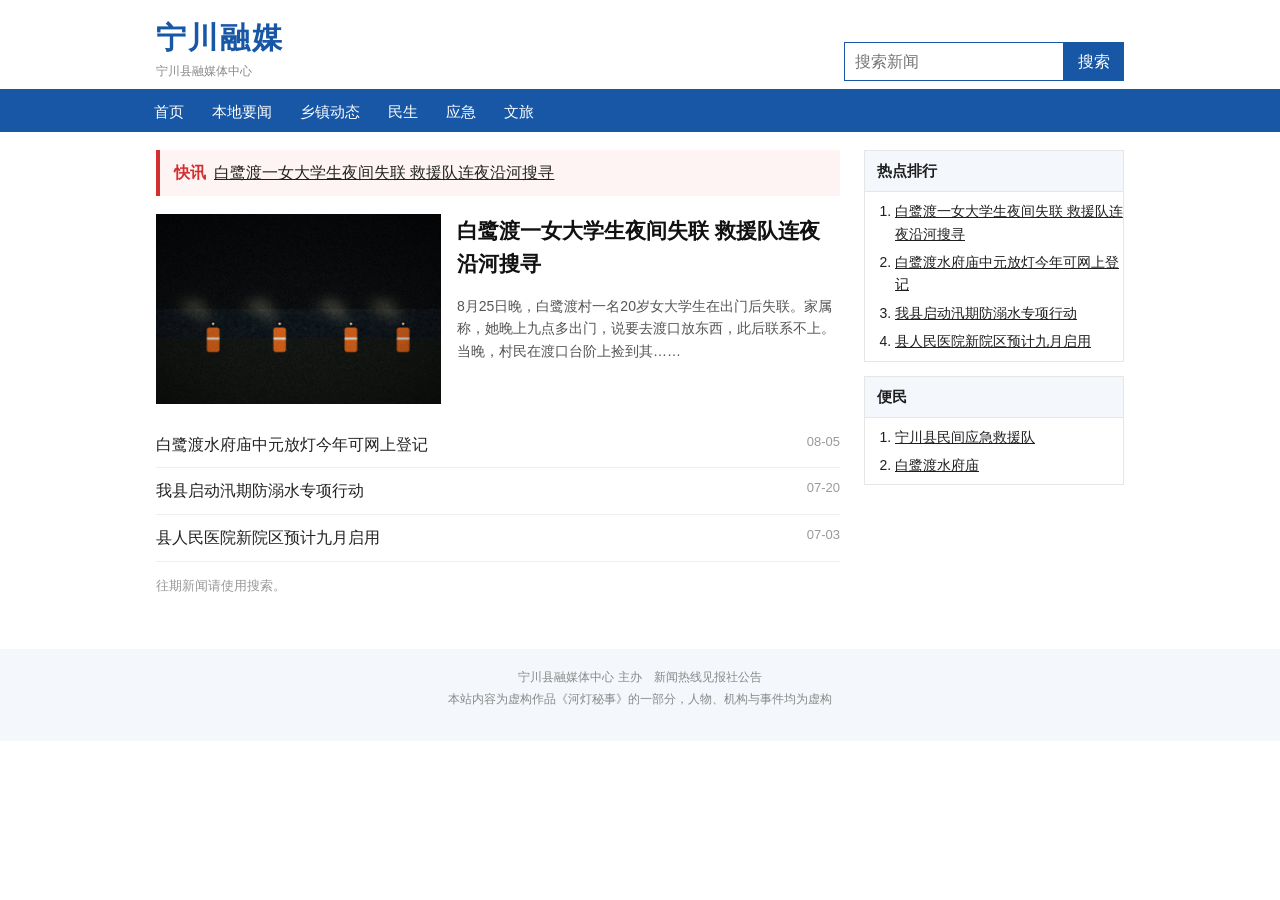
<file: news.html>
<!doctype html>
<html lang="zh-CN">
<head>
<meta charset="utf-8">
<meta name="viewport" content="width=device-width, initial-scale=1">
<title>宁川融媒</title>
<link rel="stylesheet" href="css/common.css">
<style>
body { background: #fff; color: #1f1f1f; font-family: "Microsoft YaHei", "PingFang SC", sans-serif; }
.nw-top { border-bottom: 3px solid #1757a6; }
.nw-top .in { max-width: 1000px; margin: 0 auto; padding: 14px 16px 8px; display: flex; align-items: flex-end; justify-content: space-between; gap: 16px; flex-wrap: wrap; }
.nw-logo { color: #1757a6; font-size: 30px; font-weight: 800; letter-spacing: 2px; text-decoration: none; }
.nw-logo small { display: block; font-size: 12px; color: #888; letter-spacing: 0; font-weight: 400; }
.nw-search { display: flex; }
.nw-search input { border: 1px solid #1757a6; padding: 6px 10px; width: 220px; }
.nw-search button { background: #1757a6; color: #fff; border: 0; padding: 0 14px; cursor: pointer; }
.nw-nav { background: #1757a6; }
.nw-nav .in { max-width: 1000px; margin: 0 auto; display: flex; flex-wrap: wrap; }
.nw-nav a { color: #fff; text-decoration: none; padding: 8px 14px; font-size: 15px; }
.nw-wrap { max-width: 1000px; margin: 18px auto 40px; padding: 0 16px; display: flex; gap: 24px; }
.nw-main { flex: 1; min-width: 0; }
.nw-side { width: 260px; flex: none; }
.flash { background: #fff4f4; border-left: 4px solid #d32f2f; padding: 10px 14px; margin-bottom: 18px; }
.flash b { color: #d32f2f; margin-right: 8px; }
.flash a { color: #222; }
.head-news { display: flex; gap: 16px; margin-bottom: 18px; }
.head-news img { width: 300px; height: 190px; object-fit: cover; }
.head-news h2 { margin: 0 0 8px; font-size: 21px; }
.head-news h2 a { color: #111; text-decoration: none; }
.list-item { padding: 10px 0; border-bottom: 1px solid #eee; display: flex; justify-content: space-between; gap: 10px; }
.list-item a { color: #222; text-decoration: none; }
.list-item a:hover { color: #1757a6; text-decoration: underline; }
.list-item span { color: #999; font-size: 13px; flex: none; }
.side-box { border: 1px solid #e6e6e6; margin-bottom: 14px; }
.side-box h3 { margin: 0; background: #f4f7fb; font-size: 15px; padding: 8px 12px; border-bottom: 1px solid #e6e6e6; }
.side-box ol { margin: 8px 0; padding-left: 30px; font-size: 14px; }
.side-box li { margin: 6px 0; }
.article h1 { font-size: 26px; margin: 0 0 10px; line-height: 1.4; }
.article .src { color: #888; font-size: 13px; border-bottom: 1px solid #eee; padding-bottom: 10px; margin-bottom: 16px; }
.article p { font-size: 16px; line-height: 1.95; margin: 0 0 14px; text-indent: 2em; }
.article figure { margin: 18px 0; text-align: center; }
.article figure img { max-width: 100%; cursor: zoom-in; }
.article figcaption { font-size: 13px; color: #666; margin-top: 6px; }
.editor { color: #999; font-size: 13px; text-align: right; }
footer { background: #f4f7fb; text-align: center; font-size: 12px; color: #888; padding: 18px 10px 30px; line-height: 1.8; }
@media (max-width: 760px) { .nw-wrap { flex-direction: column; } .nw-side { width: auto; } .head-news { flex-direction: column; } .head-news img { width: 100%; } }
</style>
</head>
<body>
<header class="nw-top"><div class="in"><a class="nw-logo" href="#/">宁川融媒<small>宁川县融媒体中心</small></a><form class="nw-search" id="sf"><input id="q" placeholder="搜索新闻" aria-label="搜索新闻"><button type="submit">搜索</button></form></div></header>
<nav class="nw-nav"><div class="in"><a href="#/">首页</a><a href="#/">本地要闻</a><a href="#/">乡镇动态</a><a href="#/">民生</a><a href="#/">应急</a><a href="#/">文旅</a></div></nav>
<div class="nw-wrap"><main class="nw-main" id="main"></main><aside class="nw-side" id="side"></aside></div>
<footer>宁川县融媒体中心 主办　新闻热线见报社公告<br>本站内容为虚构作品《河灯秘事》的一部分，人物、机构与事件均为虚构</footer>
<script src="js/lunar-data.js"></script>
<script src="js/core.js"></script>
<script>
(function () {
  const esc = XM.esc;
  const main = document.getElementById('main');
  const side = document.getElementById('side');
  const A = [
    { id: '20260826', date: '2026-08-26 07:05', title: '白鹭渡一女大学生夜间失联 救援队连夜沿河搜寻', img: 'assets/img/news-2026.jpg', cap: '8月25日夜，救援队员在白鹭渡渡口下游搜寻。（宁川县民间应急救援队供图）', author: '记者 周敏',
      body: ['8月25日晚，白鹭渡村一名20岁女大学生在出门后失联。家属称，她晚上九点多出门，说要去渡口放东西，此后联系不上。当晚，村民在渡口台阶上捡到其手机。', '接到求助后，宁川县民间应急救援队连夜赶到现场，组织船只在渡口及下游河段搜寻，26日凌晨5时恢复搜索，并使用无人机航拍。', '救援队提醒，近期上游降雨，宁川河白鹭渡段水位上涨、流速较快，请沿河群众注意安全，发现线索及时与家属或救援队联系。', '目前搜寻仍在进行中，本台将持续关注。'] },
    { id: '20260805', date: '2026-08-05 16:20', title: '白鹭渡水府庙中元放灯今年可网上登记', author: '通讯员 王立',
      body: ['记者从白鹭渡村了解到，今年农历七月半，白鹭渡水府庙的传统放灯活动开通了网上登记。村民可通过水府庙网站登记灯主大名和生辰，由庙里统一制灯、统一放灯。', '据水府庙管事陈守义介绍，网站由在外读大学的本村学生许禾利用暑假义务搭建，同时还在帮宗亲会整理族谱电子版。“老人家不会弄的，来庙里我帮他登。”', '中元放灯是白鹭渡一带的老习俗。按当地讲究，[[灯上只写大名，不写小名]]。'] },
    { id: '20260720', date: '2026-07-20 09:00', title: '我县启动汛期防溺水专项行动', author: '记者 周敏', body: ['近日，我县启动汛期防溺水专项行动，在重点水域增设警示牌和救生设备。'] },
    { id: '20260703', date: '2026-07-03 10:30', title: '县人民医院新院区预计九月启用', author: '记者 李响', body: ['县人民医院新院区主体工程已完工，预计九月启用，老院区门诊将逐步迁移。'] },
    { id: '20250907', date: '2025-09-07 08:40', title: '白鹭渡渡口一少年中元夜溺亡', img: 'assets/img/news-2025.jpg', cap: '9月6日夜，白鹭渡渡口台阶。（宁川融媒 资料图）', author: '记者 周敏', tags: ['许平', '平平'],
      body: ['[[9月6日晚]]，白鹭渡村渡口发生一起溺水事件，一名15岁少年许某落水，经救援队搜寻打捞，确认已无生命体征。', '据村民介绍，当天是[[许某15周岁（公历）生日]]，又逢农历七月十五，家人带他到渡口放灯庆生。晚上十点左右，有人听见河边有人喊他，随后他在台阶附近落水。事发时，少年的堂姐也在渡口。', '事发后，家属按当地习俗在渡口连声呼喊少年小名，未果。据了解，[[当晚少年的生日灯上写的就是他的小名]]。', '7日早上，记者在[[许某的鹅聊空间]]看到，同学前一天给他留的生日祝福还在。', { img: 'assets/img/news-2025-space.jpg', cap: '许某的鹅聊空间。（网络截图，隐私信息已作处理）' }, '县应急管理局提醒，夜间请勿在河边逗留，家长务必看护好孩子。'] },
    { id: '20250820', date: '2025-08-20 15:10', title: '白鹭渡至县城公路完成路面修补', author: '通讯员 王立', body: ['白鹭渡至县城公路破损路段已完成修补，恢复双向通行。'] }
  ];
  const fig = (src, cap) => '<figure><img src="' + src + '" alt="' + esc(cap) + '" data-zoom><figcaption>' + esc(cap) + '</figcaption></figure>';
  const text = a => a.body.filter(p => typeof p === 'string').join('');
  function sideHtml() {
    // Last year's report is only reachable through search.
    side.innerHTML = '<div class="side-box"><h3>热点排行</h3><ol>' + A.filter(a => a.date >= '2026').map(a => '<li><a href="#/a/' + a.id + '">' + esc(a.title) + '</a></li>').join('') + '</ol></div>' +
      '<div class="side-box"><h3>便民</h3><ol><li><a href="rescue.html#/" target="_blank" rel="noopener">宁川县民间应急救援队</a></li><li><a href="miao.html#/" target="_blank" rel="noopener">白鹭渡水府庙</a></li></ol></div>';
  }
  function home() {
    const top = A[0];
    main.innerHTML = '<div class="flash"><b>快讯</b><a href="#/a/' + top.id + '">' + esc(top.title) + '</a></div>' +
      '<div class="head-news"><img src="' + top.img + '" alt="" data-zoom><div><h2><a href="#/a/' + top.id + '">' + esc(top.title) + '</a></h2><p style="color:#555;font-size:14px">' + esc(XM.plain(top.body[0]).slice(0, 70)) + '……</p></div></div>' +
      A.slice(1).filter(a => a.date >= '2026').map(a => '<div class="list-item"><a href="#/a/' + a.id + '">' + esc(a.title) + '</a><span>' + a.date.slice(5, 10) + '</span></div>').join('') +
      '<p style="font-size:13px;color:#999;margin-top:14px">往期新闻请使用搜索。</p>';
    sideHtml();
    document.title = '宁川融媒';
  }
  function search(q) {
    const kw = decodeURIComponent(q || '').trim();
    document.getElementById('q').value = kw;
    const parts = kw.split(/\s+/).filter(Boolean).map(XM.norm);
    const hits = !parts.length ? [] : A.filter(a => parts.every(p => XM.norm(XM.plain(a.title + text(a) + (a.tags || []).join(' '))).includes(p)));
    main.innerHTML = '<h2 style="font-size:18px">搜索“' + esc(kw) + '”，共 ' + hits.length + ' 条</h2>' +
      (hits.length ? hits.map(a => '<div class="list-item"><a href="#/a/' + a.id + '">' + esc(a.title) + '</a><span>' + a.date.slice(0, 10) + '</span></div>').join('') : '<p>没有找到相关新闻。</p>');
    sideHtml();
  }
  function article(id) {
    const a = A.find(x => x.id === id);
    if (!a) return home();
    main.innerHTML = '<div class="article"><h1>' + esc(a.title) + '</h1><div class="src">' + esc(a.date) + '　来源：宁川融媒　' + esc(a.author) + '</div>' +
      (a.img ? fig(a.img, a.cap) : '') +
      a.body.map(p => typeof p === 'string' ? '<p>' + XM.rich(p) + '</p>' : fig(p.img, p.cap)).join('') + '<div class="editor">责任编辑：陈思</div></div>';
    sideHtml();
    document.title = a.title + ' - 宁川融媒';
  }
  document.getElementById('sf').addEventListener('submit', e => { e.preventDefault(); location.hash = '#/s/' + encodeURIComponent(document.getElementById('q').value.trim()); });
  XM.route([[/^\/$/, home], [/^\/s\/(.*)$/, search], [/^\/a\/(\d+)$/, article]], home);
})();
</script>
</body>
</html>
</file>
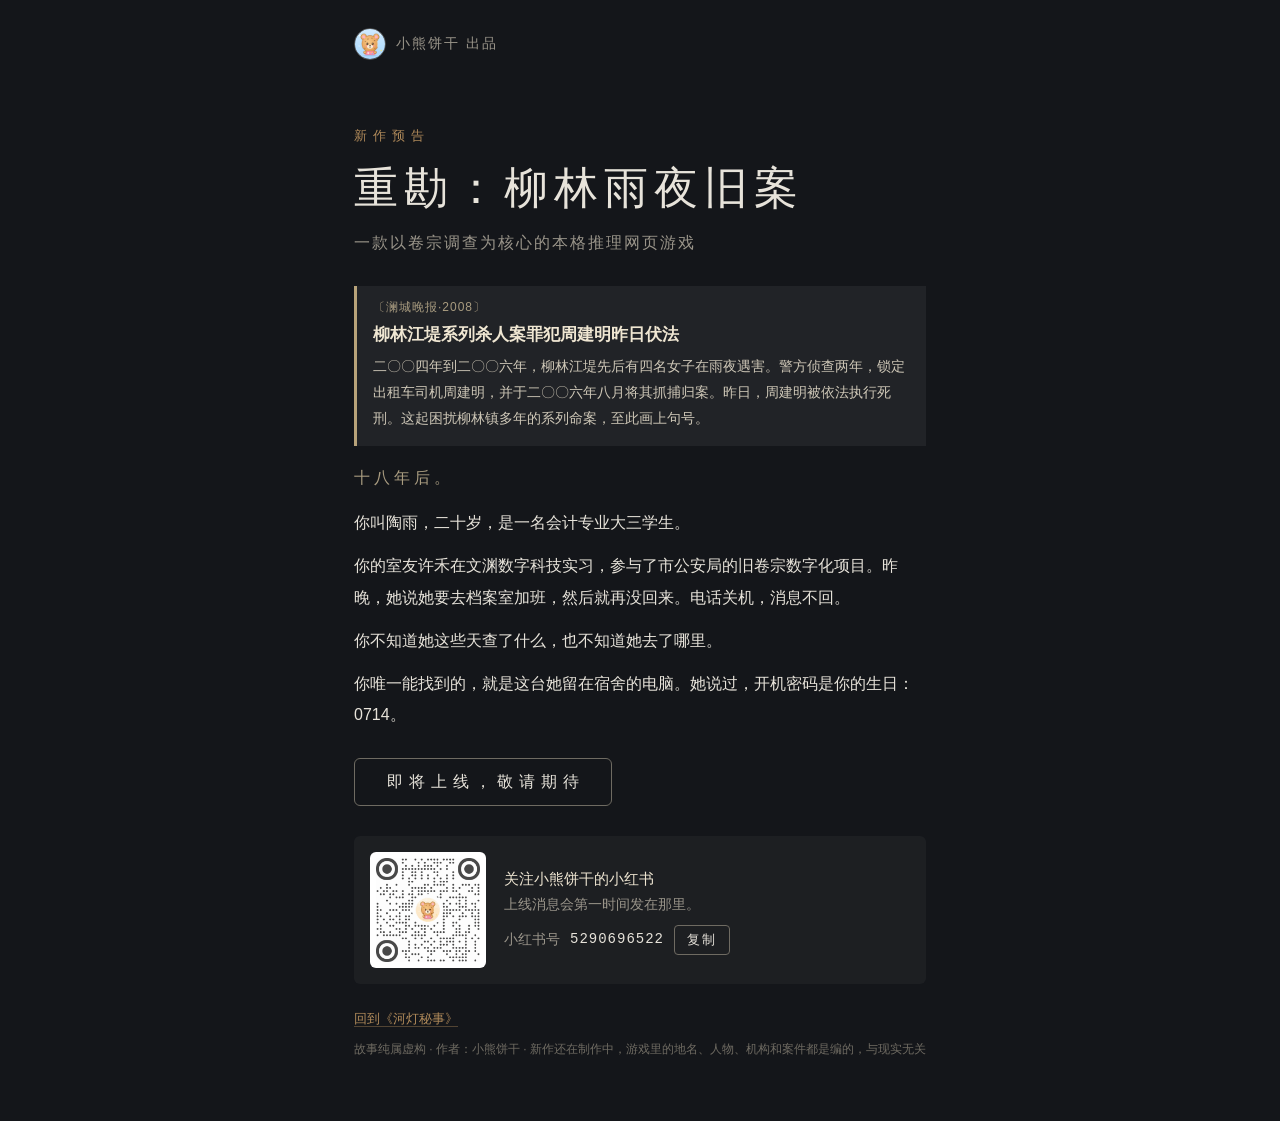
<file: next.html>
<!doctype html>
<html lang="zh-CN">
<head>
<meta charset="utf-8">
<meta name="viewport" content="width=device-width, initial-scale=1, viewport-fit=cover">
<title>重勘：柳林雨夜旧案 · 新作预告</title>
<meta name="description" content="小熊饼干的新作，一款以卷宗调查为核心的本格推理网页游戏。即将上线，敬请期待。">
<meta name="theme-color" content="#14161a">
<link rel="stylesheet" href="css/common.css">
<link rel="stylesheet" href="css/next.css">
</head>
<body class="next-body">
<main class="next">
  <p class="maker"><img src="assets/img/author-avatar.jpg" width="160" height="160" alt="">小熊饼干 出品</p>
  <p class="kicker">新作预告</p>
  <h1>重勘：柳林雨夜旧案</h1>
  <p class="sub">一款以卷宗调查为核心的本格推理网页游戏</p>
  <div class="clip"><div class="clip-src">〔澜城晚报·2008〕</div><b class="clip-h">柳林江堤系列杀人案罪犯周建明昨日伏法</b><p>二〇〇四年到二〇〇六年，柳林江堤先后有四名女子在雨夜遇害。警方侦查两年，锁定出租车司机周建明，并于二〇〇六年八月将其抓捕归案。昨日，周建明被依法执行死刑。这起困扰柳林镇多年的系列命案，至此画上句号。</p></div>
  <p class="gap">十八年后。</p>
  <p>你叫陶雨，二十岁，是一名会计专业大三学生。</p>
  <p>你的室友许禾在文渊数字科技实习，参与了市公安局的旧卷宗数字化项目。昨晚，她说她要去档案室加班，然后就再没回来。电话关机，消息不回。</p>
  <p>你不知道她这些天查了什么，也不知道她去了哪里。</p>
  <p>你唯一能找到的，就是这台她留在宿舍的电脑。她说过，开机密码是你的生日：0714。</p>
  <p class="soon">即将上线，敬请期待</p>
  <section class="follow">
    <img class="qr" src="assets/img/author-xhs-qr.png" width="384" height="384" alt="小熊饼干的小红书二维码">
    <div class="who">
      <p class="by">关注小熊饼干的小红书</p>
      <p>上线消息会第一时间发在那里。</p>
      <p class="id">小红书号 <span id="xhsId">5290696522</span><button type="button" id="copy">复制</button></p>
    </div>
  </section>
  <p class="links"><a href="index.html">回到《河灯秘事》</a></p>
  <p class="fine">故事纯属虚构 · 作者：小熊饼干 · 新作还在制作中，游戏里的地名、人物、机构和案件都是编的，与现实无关</p>
</main>
<script src="js/next.js"></script>
</body>
</html>
</file>
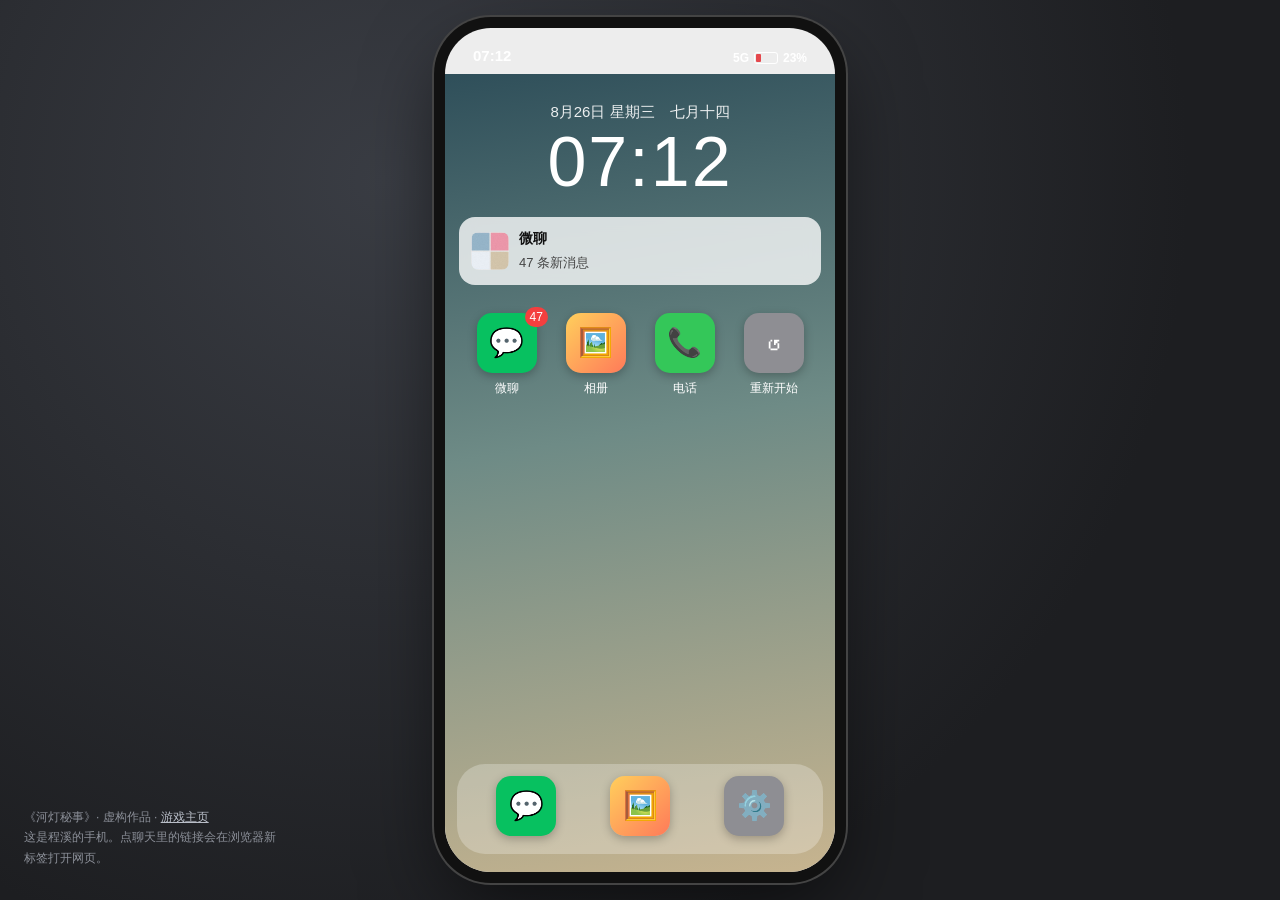
<file: phone.html>
<!doctype html>
<html lang="zh-CN">
<head>
<meta charset="utf-8">
<meta name="viewport" content="width=device-width, initial-scale=1, viewport-fit=cover">
<title>程溪的手机</title>
<link rel="stylesheet" href="css/common.css">
<link rel="stylesheet" href="css/phone.css">
</head>
<body class="phone-body">
<div class="device">
  <div class="status" id="status"></div>
  <div class="screen" id="app"></div>
</div>
<p class="side-note">《河灯秘事》· 虚构作品 · <a href="index.html">游戏主页</a><br>这是程溪的手机。点聊天里的链接会在浏览器新标签打开网页。</p>
<script src="js/lunar-data.js"></script>
<script src="js/core.js"></script>
<script src="js/phone-data.js"></script>
<script src="js/phone.js"></script>
</body>
</html>
</file>
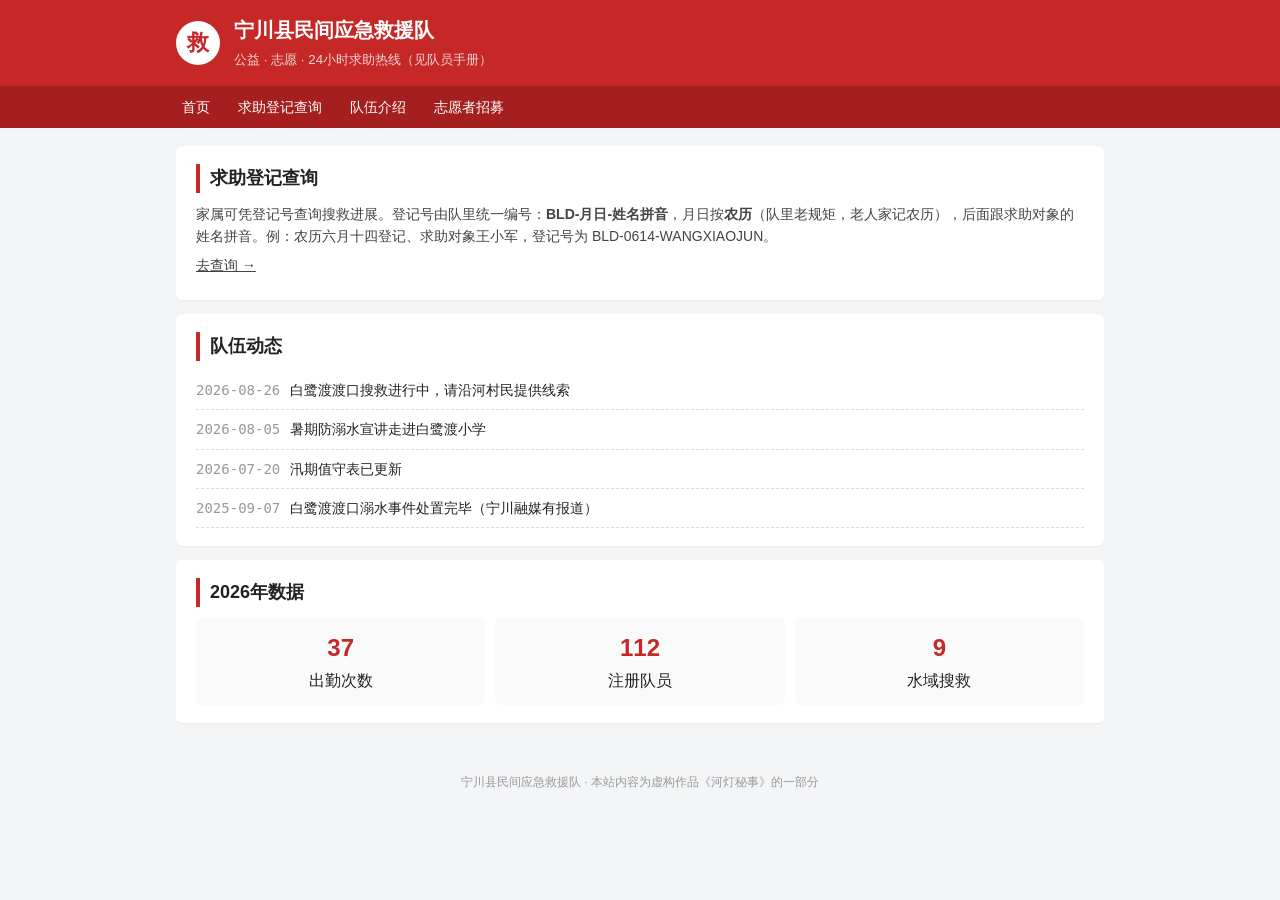
<file: rescue.html>
<!doctype html>
<html lang="zh-CN">
<head>
<meta charset="utf-8">
<meta name="viewport" content="width=device-width, initial-scale=1">
<title>宁川县民间应急救援队</title>
<link rel="stylesheet" href="css/common.css">
<style>
body { background: #f4f5f7; color: #222; }
.rs-top { background: #c62828; color: #fff; }
.rs-top .in { max-width: 960px; margin: 0 auto; padding: 14px 16px; display: flex; align-items: center; gap: 14px; }
.rs-top .logo { width: 44px; height: 44px; border-radius: 50%; background: #fff; color: #c62828; display: flex; align-items: center; justify-content: center; font-weight: 800; font-size: 22px; }
.rs-top h1 { margin: 0; font-size: 20px; }
.rs-top small { opacity: .8; }
.rs-nav { background: #a61f1f; }
.rs-nav .in { max-width: 960px; margin: 0 auto; display: flex; padding: 0 8px; }
.rs-nav a { color: #fff; text-decoration: none; padding: 10px 14px; font-size: 14px; }
.rs-nav a:hover, .rs-nav a.on { background: rgba(255, 255, 255, .15); }
.rs-wrap { max-width: 960px; margin: 18px auto 40px; padding: 0 16px; }
.box { background: #fff; border-radius: 6px; padding: 18px 20px; margin-bottom: 14px; box-shadow: 0 1px 2px rgba(0, 0, 0, .05); }
.box h2 { margin: 0 0 10px; font-size: 18px; border-left: 4px solid #c62828; padding-left: 10px; }
.box p { margin: 6px 0; font-size: 14px; color: #444; }
.query { display: flex; gap: 8px; margin: 12px 0; }
.query input { flex: 1; padding: 9px 10px; border: 1px solid #ccc; border-radius: 4px; font-size: 15px; }
.query button { background: #c62828; color: #fff; border: 0; border-radius: 4px; padding: 0 20px; cursor: pointer; }
.msg { font-size: 14px; color: #c62828; min-height: 20px; }
.stats { display: grid; grid-template-columns: repeat(3, 1fr); gap: 10px; text-align: center; }
.stats div { background: #fafafa; border-radius: 6px; padding: 12px; }
.stats b { display: block; font-size: 24px; color: #c62828; }
table.log { width: 100%; border-collapse: collapse; font-size: 14px; }
table.log td { border-bottom: 1px solid #eee; padding: 8px 6px; vertical-align: top; }
table.log td.t { width: 110px; color: #666; font-family: Consolas, monospace; }
.meta { display: grid; grid-template-columns: repeat(2, 1fr); gap: 6px 20px; font-size: 14px; }
.meta span { color: #888; }
.drone img { width: 100%; max-width: 640px; display: block; margin-top: 8px; cursor: zoom-in; }
.news-item { padding: 8px 0; border-bottom: 1px dashed #ddd; font-size: 14px; }
.news-item span { color: #999; margin-right: 10px; font-family: Consolas, monospace; }
footer { text-align: center; font-size: 12px; color: #999; padding: 10px 0 30px; }
</style>
</head>
<body>
<header class="rs-top"><div class="in"><div class="logo">救</div><div><h1>宁川县民间应急救援队</h1><small>公益 · 志愿 · 24小时求助热线（见队员手册）</small></div></div></header>
<nav class="rs-nav"><div class="in"><a href="#/">首页</a><a href="#/query">求助登记查询</a><a href="#/about">队伍介绍</a><a href="#/join">志愿者招募</a></div></nav>
<main class="rs-wrap" id="main"></main>
<footer>宁川县民间应急救援队 · 本站内容为虚构作品《河灯秘事》的一部分</footer>
<script src="js/lunar-data.js"></script>
<script src="js/core.js"></script>
<script>
(function () {
  const main = document.getElementById('main');
  const esc = XM.esc;
  let shownOut = null;
  const LOG = [
    ['8/25 22:45', '家属（许秀芝）电话求助：侄女许禾，20岁，21:10左右出门，说去渡口放东西，未归，电话不通。'],
    ['22:55', '家属许建国组织村民沿河喊人。'],
    ['23:10', '[[晒谷场正对的河心]]传来一声回应（女声，类似“哎”），随后无声。下游K9钓鱼人也听到。'],
    ['23:20', '队员2人到场。'],
    ['23:35', '村民在[[渡口第七级台阶]]上捡到手机，屏幕朝下，电量41%。'],
    ['23:50', '两条船下水，搜索K5–K9段。水流较急，能见度差。'],
    ['8/26 01:50', '家属许建国一人在渡口台阶上呼喊，称又听到回应。在场队员未听到。'],
    ['02:10', '暂停水面搜索，岸上留人。'],
    ['05:00', '恢复搜索。无人机航拍K1–K12段。'],
    ['06:21', '航拍：K7段芦苇边有一盏纸灯，逆着水流停在原处，未随水漂走（当时流速约0.6米/秒）。原因不明，已标记。'],
    ['06:40', '队员划船靠近查看：纸灯底下拴着水府庙的灯签，灯签号后四位被水泡糊了。灯没动，拍照留存。'],
    ['07:30', '继续搜索中。']
  ];
  function home() {
    main.innerHTML = '<div class="box"><h2>求助登记查询</h2><p>家属可凭登记号查询搜救进展。登记号由队里统一编号：<b>BLD-月日-姓名拼音</b>，月日按<b>农历</b>（队里老规矩，老人家记农历），后面跟求助对象的姓名拼音。例：农历六月十四登记、求助对象王小军，登记号为 BLD-0614-WANGXIAOJUN。</p><p><a href="#/query">去查询 →</a></p></div>' +
      '<div class="box"><h2>队伍动态</h2>' +
      [['2026-08-26', '白鹭渡渡口搜救进行中，请沿河村民提供线索'], ['2026-08-05', '暑期防溺水宣讲走进白鹭渡小学'], ['2026-07-20', '汛期值守表已更新'], ['2025-09-07', '白鹭渡渡口溺水事件处置完毕（宁川融媒有报道）']].map(n => '<div class="news-item"><span>' + n[0] + '</span>' + esc(n[1]) + '</div>').join('') + '</div>' +
      '<div class="box"><h2>2026年数据</h2><div class="stats"><div><b>37</b>出勤次数</div><div><b>112</b>注册队员</div><div><b>9</b>水域搜救</div></div></div>';
  }
  function query() {
    main.innerHTML = '<div class="box"><h2>求助登记查询</h2><p>请输入登记号。登记号格式：BLD-农历月日-姓名拼音，例如 BLD-0614-WANGXIAOJUN。</p><div class="query"><input id="no" placeholder="BLD-" aria-label="登记号"><button type="button" id="go">查询</button></div><div class="msg" id="msg"></div></div>';
    const go = () => {
      const v = XM.norm(document.getElementById('no').value).replace(/^bld/, '');
      const msg = document.getElementById('msg');
      if (v === '0713xuhe') { XM.set('rescue:0713'); location.hash = '#/log/BLD-0713-XUHE'; return; }
      if (v === '0713') { msg.textContent = '登记号不全：月日后面还要加求助对象的姓名拼音。'; return; }
      if (/^0?825/.test(v)) { msg.textContent = '未找到。登记号按农历月日编号，不是公历。'; return; }
      msg.textContent = /^\d{4}[a-z]*$/.test(v) ? '未找到该登记号的求助记录。' : '登记号格式不对，例：BLD-0614-WANGXIAOJUN';
    };
    document.getElementById('go').addEventListener('click', go);
    document.getElementById('no').addEventListener('keydown', e => { if (e.key === 'Enter') go(); });
  }
  function log() {
    if (!(XM.preview || XM.flag('rescue:0713'))) { location.hash = '#/query'; return; }
    XM.set('rescueLogOpened');
    const out = XM.flag('lanternWithdrawn') || XM.flag('slipWrong');
    shownOut = out;
    const rows = out ? LOG.concat([['23:06', 'K7段芦苇边那盏纸灯灭了，接着顺水漂走，没再找到。值守队员夜间补拍一张。']]) : LOG;
    main.innerHTML = XM.previewBanner() + '<div class="box"><h2>BLD-0713-XUHE　搜救记录</h2><div class="meta"><div><span>求助对象：</span>许禾，女，20岁</div><div><span>地点：</span>白鹭渡渡口及下游河段</div><div><span>登记：</span>农历七月十三（公历8月25日）</div><div><span>状态：</span>搜索中</div></div></div>' +
      '<div class="box"><h2>时间线</h2><table class="log">' + rows.map(r => '<tr><td class="t">' + esc(r[0]) + '</td><td>' + XM.rich(r[1]) + '</td></tr>').join('') + '</table>' +
      '<p style="color:#888;font-size:13px">备注：<b>该河段2025年中元曾发生溺亡事件，宁川融媒有报道</b>。家属情绪激动，请队员注意沟通。另：渡口老人反映，夜里看水面“<b>倒影里看见灯在岸上</b>”，记录备查。</p></div>' +
      '<div class="box drone"><h2>航拍照片</h2><p>河段编号沿河里程石从K1到K12。输入河段编号查看该段照片。</p><div class="query"><input id="seg" placeholder="例如 K3" aria-label="河段编号"><button type="button" id="see">查看</button></div><div id="pic"></div></div>';
    const see = () => {
      const v = XM.norm(document.getElementById('seg').value).replace(/^k/, '');
      const pic = document.getElementById('pic');
      const n = Number(v);
      if (!(n >= 1 && n <= 12)) { pic.innerHTML = '<p class="msg">没有这个河段，河段从K1到K12。</p>'; return; }
      if (n === 7) {
        XM.set('droneSeen');
        pic.innerHTML = '<p>K7段，06:21，标记照片：</p><img src="assets/img/drone-k7.jpg" alt="K7段航拍：芦苇边一盏纸灯" data-zoom>' +
          '<p>06:40，队员划船近拍的灯签：</p><img src="assets/img/k7-tag.jpg" alt="纸灯底下拴着的灯签" data-zoom>' +
          (out ? '<p>K7段，23:08，夜间补拍：</p><img src="assets/img/drone-k7-night.jpg" alt="K7段夜间航拍：灯不见了" data-zoom>' : '');
        return;
      }
      pic.innerHTML = '<p>K' + n + '段共' + (8 + (n * 3) % 7) + '张照片，未见异常。</p>';
    };
    document.getElementById('see').addEventListener('click', see);
    document.getElementById('seg').addEventListener('keydown', e => { if (e.key === 'Enter') see(); });
  }
  function about() {
    main.innerHTML = '<div class="box"><h2>队伍介绍</h2><p>宁川县民间应急救援队成立于2016年，是县民政部门登记的公益组织，主要承担水域搜救、山地搜救和防溺水宣讲。现有注册队员112人，船艇3艘，无人机2架。</p><p>队长：夏雨。白鹭渡联络点设在渡口小卖部。</p></div>';
  }
  function join() {
    main.innerHTML = '<div class="box"><h2>志愿者招募</h2><p>年满18周岁、身体健康、会游泳者优先。每月第二个周六集中训练。报名请到联络点填表。</p></div>';
  }
  XM.onChange(() => { if (/^#\/log\//i.test(location.hash) && (XM.flag('lanternWithdrawn') || XM.flag('slipWrong')) !== shownOut) log(); });
  XM.route([[/^\/$/, home], [/^\/query$/, query], [/^\/log\/BLD-0713-XUHE$/i, log], [/^\/about$/, about], [/^\/join$/, join]], home);
})();
</script>
</body>
</html>
</file>
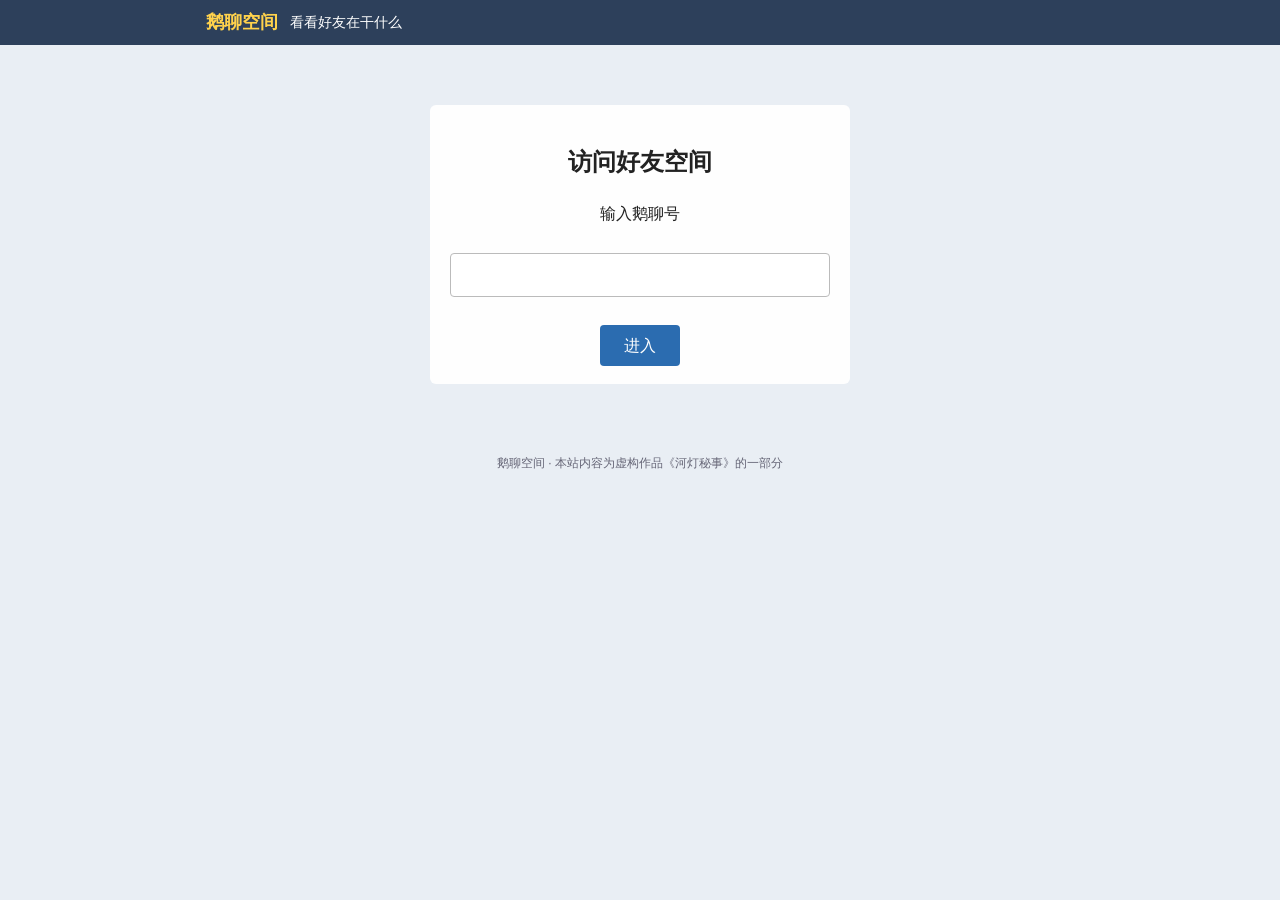
<file: space.html>
<!doctype html>
<html lang="zh-CN">
<head>
<meta charset="utf-8">
<meta name="viewport" content="width=device-width, initial-scale=1">
<title>鹅聊空间</title>
<link rel="stylesheet" href="css/common.css">
<style>
body { background: #dfe9f3 url('assets/img/pingping-lantern.jpg') center top/cover fixed; color: #222; }
body.locked { background: #e9eef4; }
.sp-bar { background: rgba(20, 40, 70, .88); color: #fff; }
.sp-bar .in { max-width: 900px; margin: 0 auto; padding: 8px 16px; display: flex; align-items: center; gap: 12px; font-size: 14px; }
.sp-bar b { font-size: 18px; color: #ffd24c; }
.sp-wrap { max-width: 900px; margin: 18px auto 40px; padding: 0 16px; }
.panel { background: rgba(255, 255, 255, .95); border-radius: 6px; padding: 18px 20px; margin-bottom: 14px; }
.head { display: flex; gap: 16px; align-items: center; }
.head img { width: 90px; height: 90px; border-radius: 6px; object-fit: cover; cursor: zoom-in; }
.head h1 { margin: 0; font-size: 22px; }
.head .info { color: #666; font-size: 13px; margin-top: 4px; }
.tabs { display: flex; gap: 4px; margin-top: 14px; border-bottom: 2px solid #2b6cb0; }
.tabs a { padding: 6px 14px; text-decoration: none; color: #2b6cb0; font-size: 14px; border-radius: 4px 4px 0 0; }
.tabs a.on { background: #2b6cb0; color: #fff; }
.gate { max-width: 420px; margin: 60px auto; text-align: center; }
.gate input { width: 100%; padding: 9px; border: 1px solid #bbb; border-radius: 4px; margin: 10px 0; font-size: 15px; }
.gate button { background: #2b6cb0; color: #fff; border: 0; border-radius: 4px; padding: 8px 24px; cursor: pointer; }
.gate .err { color: #c00; font-size: 13px; min-height: 18px; }
.item { border-bottom: 1px solid #eee; padding: 12px 0; }
.item .t { color: #999; font-size: 12px; }
.item h3 { margin: 0 0 6px; font-size: 16px; }
.item h3 a { color: #2b6cb0; text-decoration: none; }
.item p { margin: 6px 0; line-height: 1.8; }
.item img { max-width: 280px; display: block; margin-top: 6px; cursor: zoom-in; }
.msg { display: flex; gap: 10px; padding: 10px 0; border-bottom: 1px solid #eee; }
.msg img { width: 40px; height: 40px; border-radius: 4px; object-fit: cover; }
.msg .n { color: #2b6cb0; font-size: 13px; }
.msg .t { color: #999; font-size: 12px; margin-left: 8px; }
.msg.anon .n { color: #888; }
.msg.anon .body { color: #2c4a5a; font-family: SimSun, serif; }
.anon-av { width: 40px; height: 40px; border-radius: 4px; background: #23343d; flex: none; }
.blog p { text-indent: 2em; line-height: 1.95; margin: 0 0 12px; }
footer { text-align: center; font-size: 12px; color: #667; padding: 10px; }
</style>
</head>
<body>
<div class="sp-bar"><div class="in"><b>鹅聊空间</b><span>看看好友在干什么</span></div></div>
<main class="sp-wrap" id="main"></main>
<footer>鹅聊空间 · 本站内容为虚构作品《河灯秘事》的一部分</footer>
<script src="js/lunar-data.js"></script>
<script src="js/core.js"></script>
<script>
(function () {
  const esc = XM.esc;
  const main = document.getElementById('main');
  const ID = '28150906';
  const BLOG = [
    '明天我生日，十五岁，正好又是七月半。',
    '爸非要在生日灯上写“平平平安”，说四个字凑一起好看，水府庙的菩萨也认得。我说我十五了，别再叫平平，同学听到要笑一年。他说[[灯上就要写小名]]，大名是给外人叫的。',
    '吵不过他。他写字的时候手抖，平字写歪了一个。',
    '姐下午一直在渡口台阶上搞她的族谱，一本一本拍照，说要放到网上去。我问她族谱上有没有我，她翻给我看，说你的大名早就上了。我说那小名呢，她说[[小名不上谱]]，奶奶说的，[[上了谱就叫得到了]]。',
    '我问叫得到是什么意思。她说她也不懂，老人讲的。',
    '明天晚上她陪我去放灯。'
  ];
  const MSGS = [
    ['阿浩', 'u-qiang', '2025-09-06 07:02', '生日快乐平平哈哈哈哈'],
    ['小胖', 'u-chen', '2025-09-06 12:40', '十五了还平平，生日快乐'],
    ['阿浩', 'u-qiang', '2025-09-08 21:13', '兄弟一路走好'],
    ['班长', 'u-xiayu', '2025-09-10 19:30', '许平，班上给你留着座位。'],
    ['渡口老许', 'av-laoxu', '2025-09-20 23:52', '平平，爸的手机一直开着，号不换，还是尾号0906那个。想家了就打。'],
    ['小胖', 'u-chen', '2025-12-31 23:59', '新年快乐。我还是会来这里说一声。'],
    ['阿浩', 'u-qiang', '2026-06-01 20:05', '中考完了，我们都考得不好，你肯定笑我们'],
    ['秋云', 'u-laoxu', '2026-08-13 02:52', '平平，七月了。妈给你点了灯，窗户开着。']
  ];
  const SHUO = [
    ['2025-09-06 18:40', '十五岁。晚上去渡口放灯，灯是爸写的，丑。'],
    ['2025-08-30 22:15', '宣布一下，以后谁再叫我平平我就拉黑谁，包括我爸。'],
    ['2025-07-02 16:03', '放假了！姐回来了，说带我去县城吃粉。'],
    ['2025-06-20 23:05', '打球回来晚了。跟我妈约好的，晚了不敲门，[[在窗户底下吹两声口哨]]，她就下来开门，灯都不开，免得吵醒我爸。']
  ];
  const ANON = [['2026-08-14 02:20', '水里好冷。我想回家。'], ['2026-08-22 03:10', '快了。'], ['2026-08-25 23:11', '姐应了一声。']];

  function home() {
    main.innerHTML = '<div class="panel gate"><h2>访问好友空间</h2><p>输入鹅聊号</p><input id="qq" inputmode="numeric" aria-label="鹅聊号"><div class="err" id="err"></div><button type="button" id="go">进入</button></div>';
    document.body.classList.add('locked');
    const go = () => {
      const v = XM.norm(document.getElementById('qq').value);
      if (v === ID) { location.hash = '#/' + ID; return; }
      document.getElementById('err').textContent = /^\d{5,11}$/.test(v) ? '该用户不存在或已注销' : '请输入正确的鹅聊号';
    };
    document.getElementById('go').addEventListener('click', go);
    document.getElementById('qq').addEventListener('keydown', e => { if (e.key === 'Enter') go(); });
  }
  function gate(sub) {
    if (XM.preview || XM.flag('spaceOpened')) return page(sub);
    document.body.classList.add('locked');
    main.innerHTML = '<div class="panel gate"><h2>平平别叫我平平 的空间</h2><p>主人设置了访问权限，回答问题后进入：</p><p><b>我最讨厌别人叫我什么？</b></p><input id="ans" aria-label="答案"><div class="err" id="err"></div><button type="button" id="go">确定</button></div>';
    const go = () => {
      const v = XM.norm(document.getElementById('ans').value);
      if (v === '平平') { XM.set('spaceOpened'); page(sub); return; }
      document.getElementById('err').textContent = v ? '答案不对' : '请输入答案';
    };
    document.getElementById('go').addEventListener('click', go);
    document.getElementById('ans').addEventListener('keydown', e => { if (e.key === 'Enter') go(); });
  }
  function page(sub) {
    document.body.classList.remove('locked');
    sub = sub || 'main';
    const tab = (k, t) => '<a href="#/' + ID + (k === 'main' ? '' : '/' + k) + '" class="' + (sub === k ? 'on' : '') + '">' + t + '</a>';
    let body = '';
    if (sub === 'main' || sub === 'shuo') {
      body = SHUO.map(s => '<div class="item"><div class="t">' + s[0] + '</div><p>' + XM.rich(s[1]) + '</p></div>').join('');
    } else if (sub === 'blog') {
      body = '<div class="item"><h3><a href="#/' + ID + '/blog/1">生日</a></h3><div class="t">2025-09-05 23:41　阅读(214)</div></div><div class="item"><h3>初二上学期总结</h3><div class="t">2024-01-20 21:02　仅自己可见</div></div>';
    } else if (sub === 'blog/1') {
      body = '<div class="item blog"><h3>生日</h3><div class="t">2025-09-05 23:41</div>' + BLOG.map(p => '<p>' + XM.rich(p) + '</p>').join('') + '</div>';
    } else if (sub === 'photo') {
      body = '<div class="item"><div class="t">相册：生日　2025-09-06 20:12</div><img src="assets/img/pingping-lantern.jpg" alt="生日灯" data-zoom></div>';
    } else if (sub === 'msg') {
      body = MSGS.map(m => '<div class="msg"><img src="assets/img/' + m[1] + '.jpg" alt=""><div><span class="n">' + esc(m[0]) + '</span><span class="t">' + m[2] + '</span><div class="body">' + esc(m[3]) + '</div></div></div>').join('') +
        ANON.map(m => '<div class="msg anon"><div class="anon-av"></div><div><span class="n">（无名）</span><span class="t">' + m[0] + '</span><div class="body">' + esc(XM.reverse(m[1])) + '</div></div></div>').join('');
    }
    main.innerHTML = XM.previewBanner() + '<div class="panel"><div class="head"><img src="assets/img/av-pingping.jpg" alt="头像" data-zoom><div><h1>平平别叫我平平</h1><div class="info">男　15岁　白鹭渡　鹅聊号 ' + ID + '</div><div class="info">个性签名：说了别叫我平平</div></div></div>' +
      '<nav class="tabs">' + tab('main', '主页') + tab('blog', '日志') + tab('shuo', '说说') + tab('photo', '相册') + tab('msg', '留言板') + '</nav></div><div class="panel">' + body + '</div>';
    document.title = '平平别叫我平平的空间';
  }
  XM.route([[/^\/$/, home], [/^\/28150906$/, () => gate()], [/^\/28150906\/(.+)$/, s => gate(s)]], home);
})();
</script>
</body>
</html>
</file>
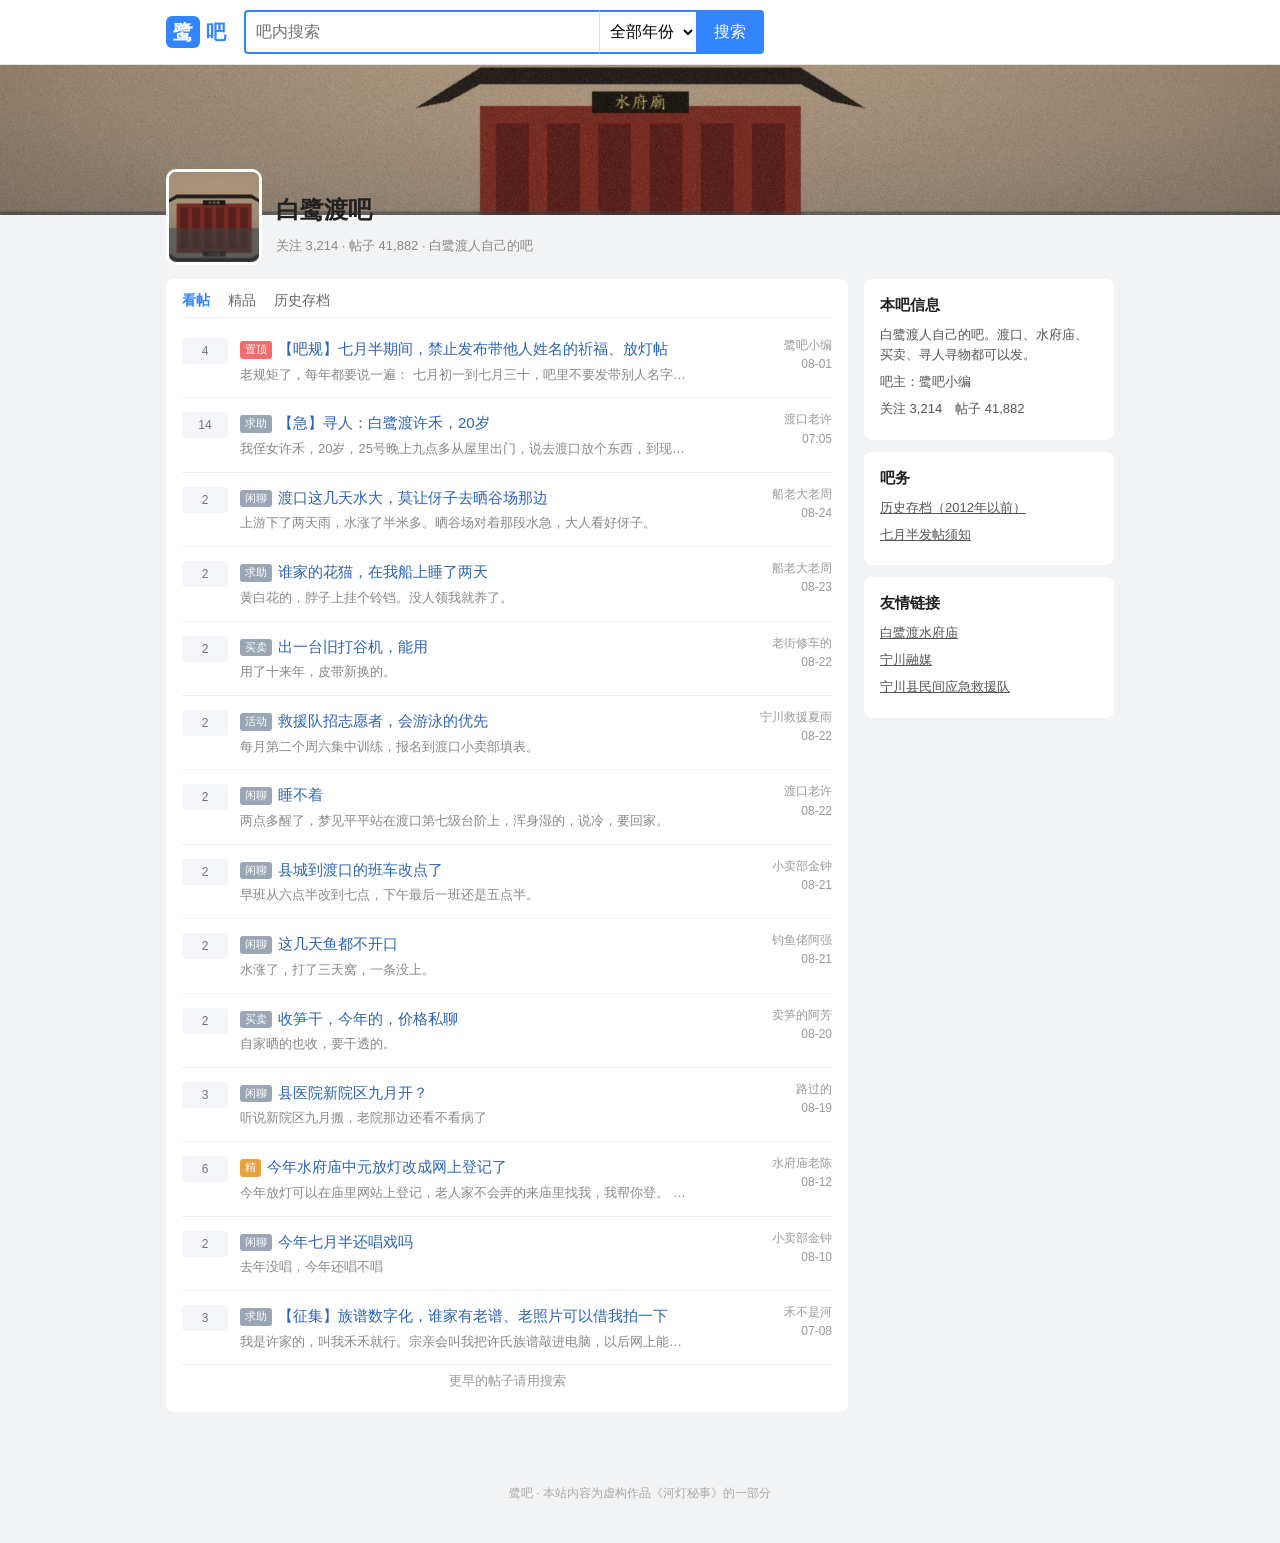
<file: tieba.html>
<!doctype html>
<html lang="zh-CN">
<head>
<meta charset="utf-8">
<meta name="viewport" content="width=device-width, initial-scale=1">
<title>白鹭渡吧</title>
<link rel="stylesheet" href="css/common.css">
<link rel="stylesheet" href="css/tieba.css">
</head>
<body class="tieba">
<header class="tb-top"><div class="in">
  <a class="tb-logo" href="#/"><b>鹭</b>吧</a>
  <form class="tb-search" id="sform" role="search">
    <input id="q" placeholder="吧内搜索" aria-label="吧内搜索">
    <select id="y" aria-label="年份">
      <option value="">全部年份</option>
      <option>2026</option><option>2025</option><option>2024</option><option>2023</option><option>2022</option><option>2021</option><option>2020</option><option>2019</option><option>2018</option><option>2017</option><option>2016</option><option>2015</option><option>2014</option><option>2013</option><option>2012</option>
    </select>
    <button type="submit">搜索</button>
  </form>
</div></header>
<div class="tb-banner"></div>
<div class="tb-head"><img src="assets/img/temple.jpg" alt=""><div><h1>白鹭渡吧</h1><div class="meta">关注 3,214 · 帖子 41,882 · 白鹭渡人自己的吧</div></div></div>
<div class="tb-wrap"><main class="tb-main" id="main"></main><aside class="tb-side" id="side"></aside></div>
<footer class="tb-foot">鹭吧 · 本站内容为虚构作品《河灯秘事》的一部分</footer>
<script src="js/lunar-data.js"></script>
<script src="js/core.js"></script>
<script src="js/tieba-data.js"></script>
<script src="js/tieba.js"></script>
</body>
</html>
</file>
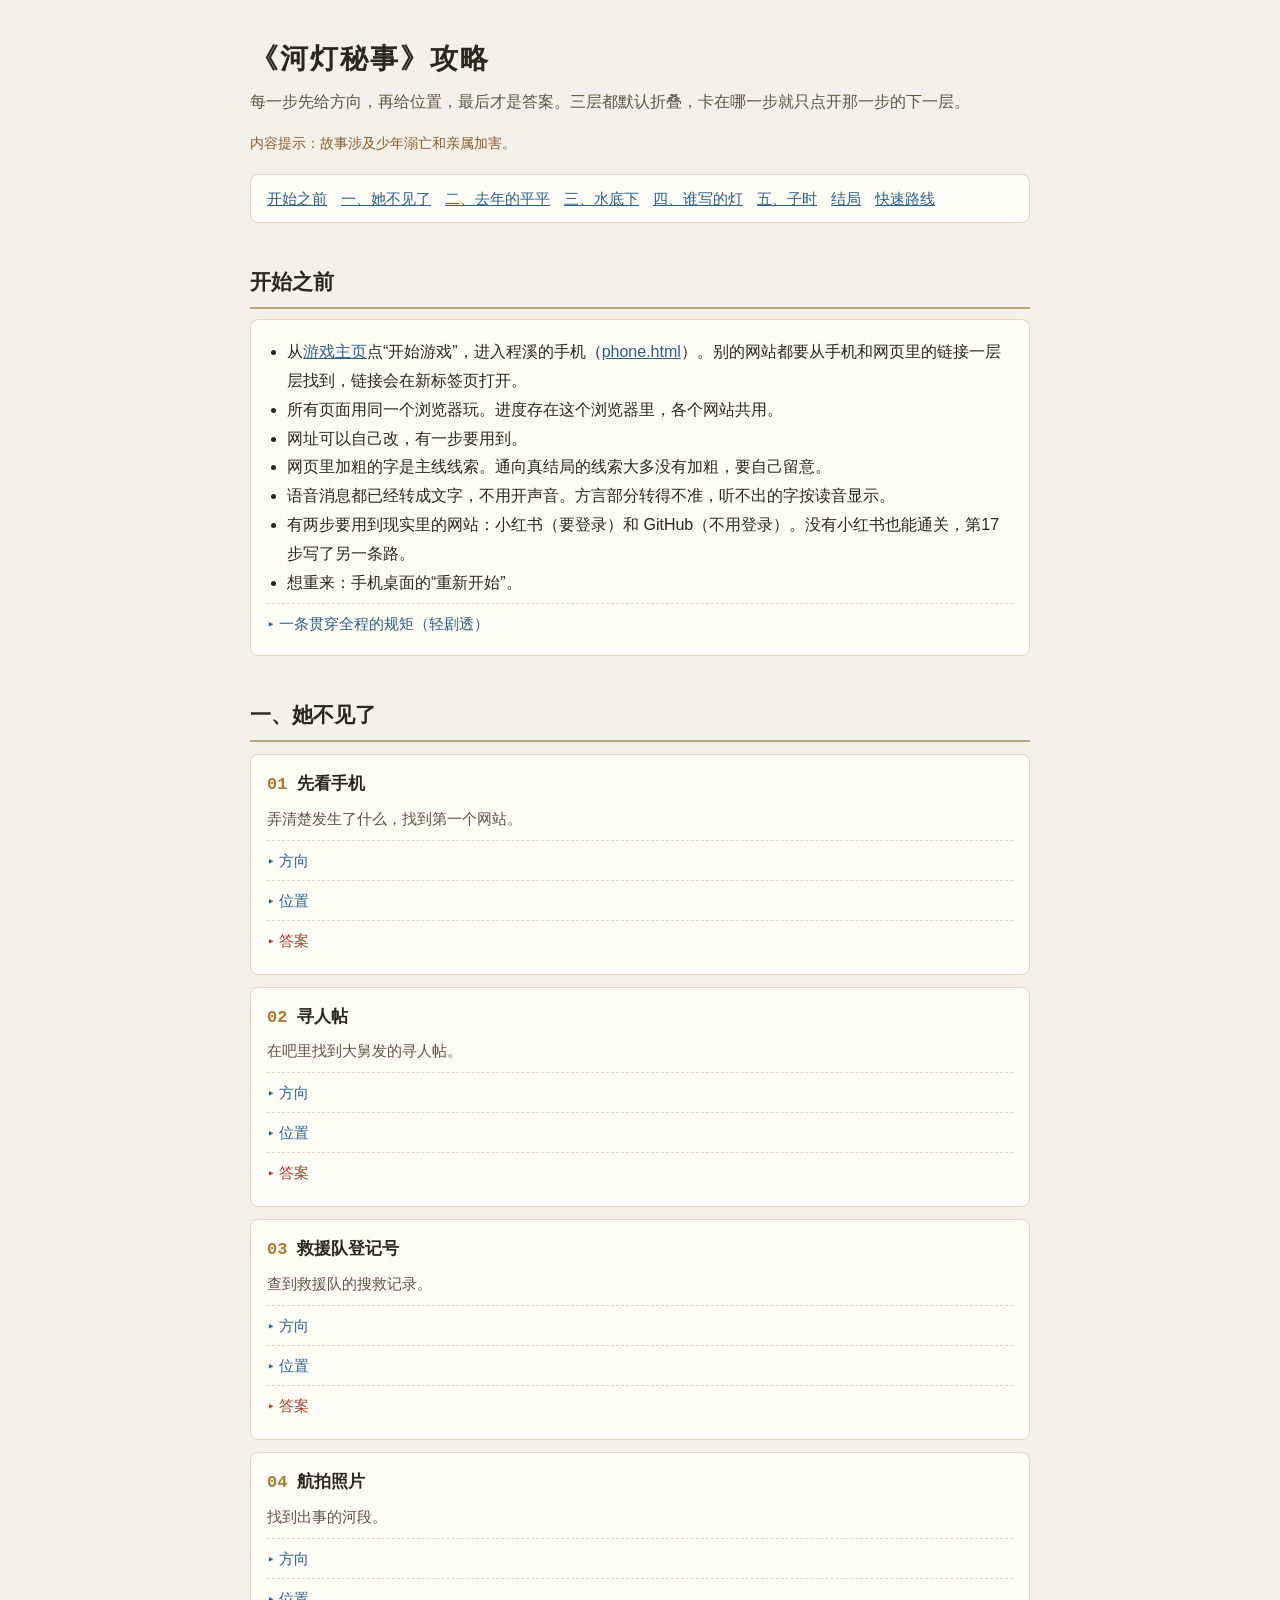
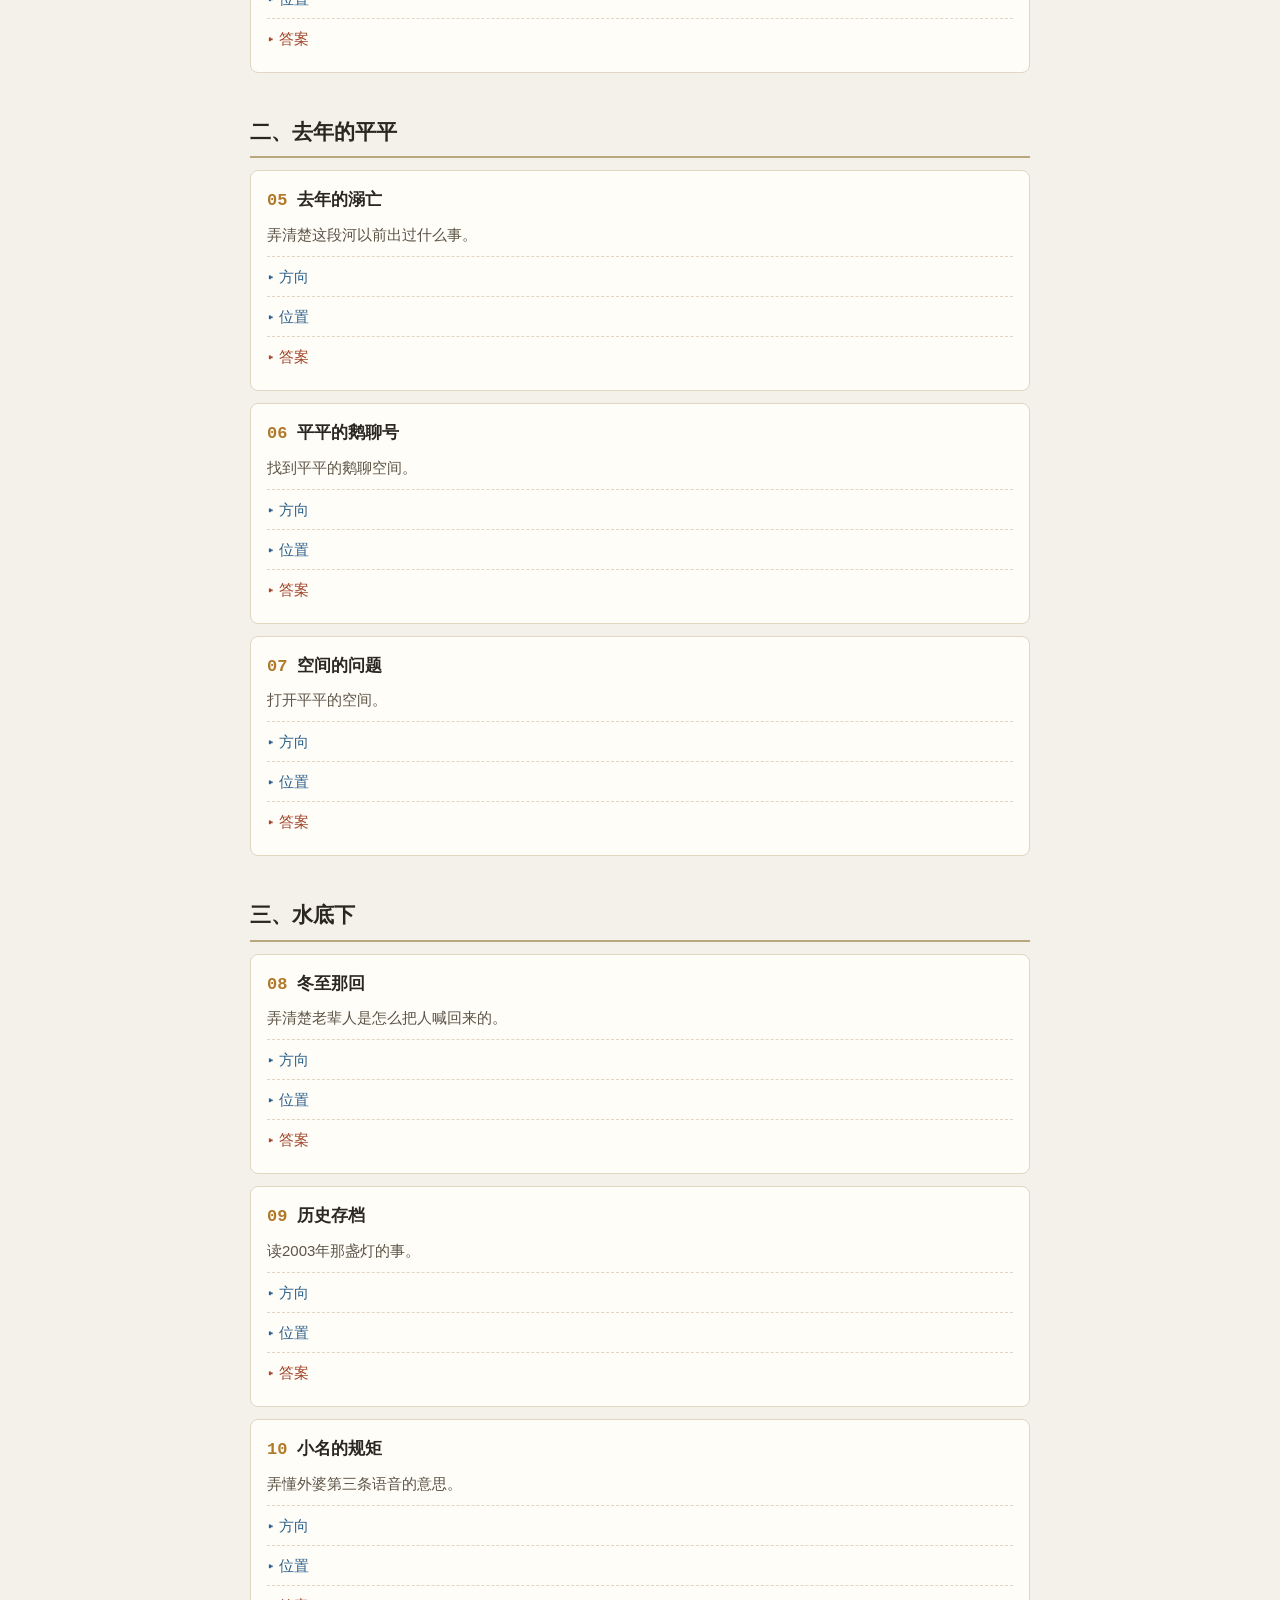
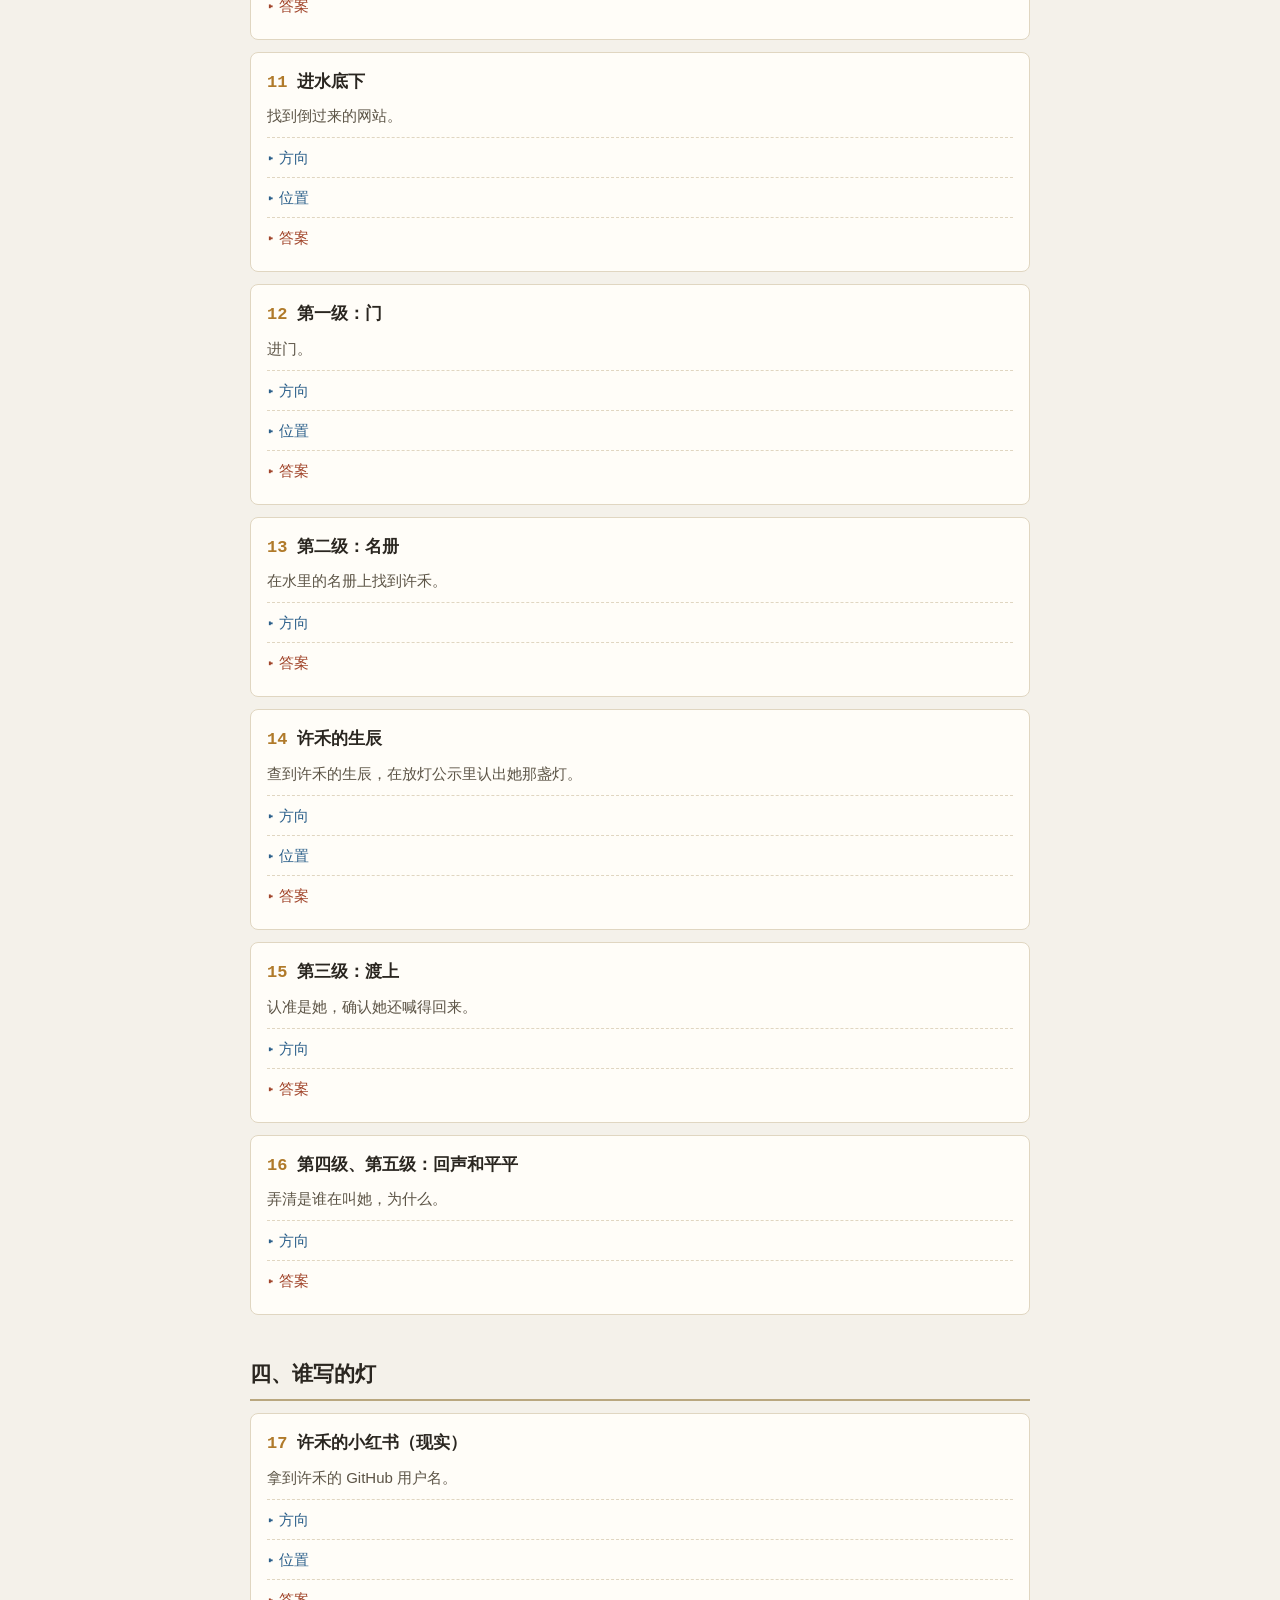
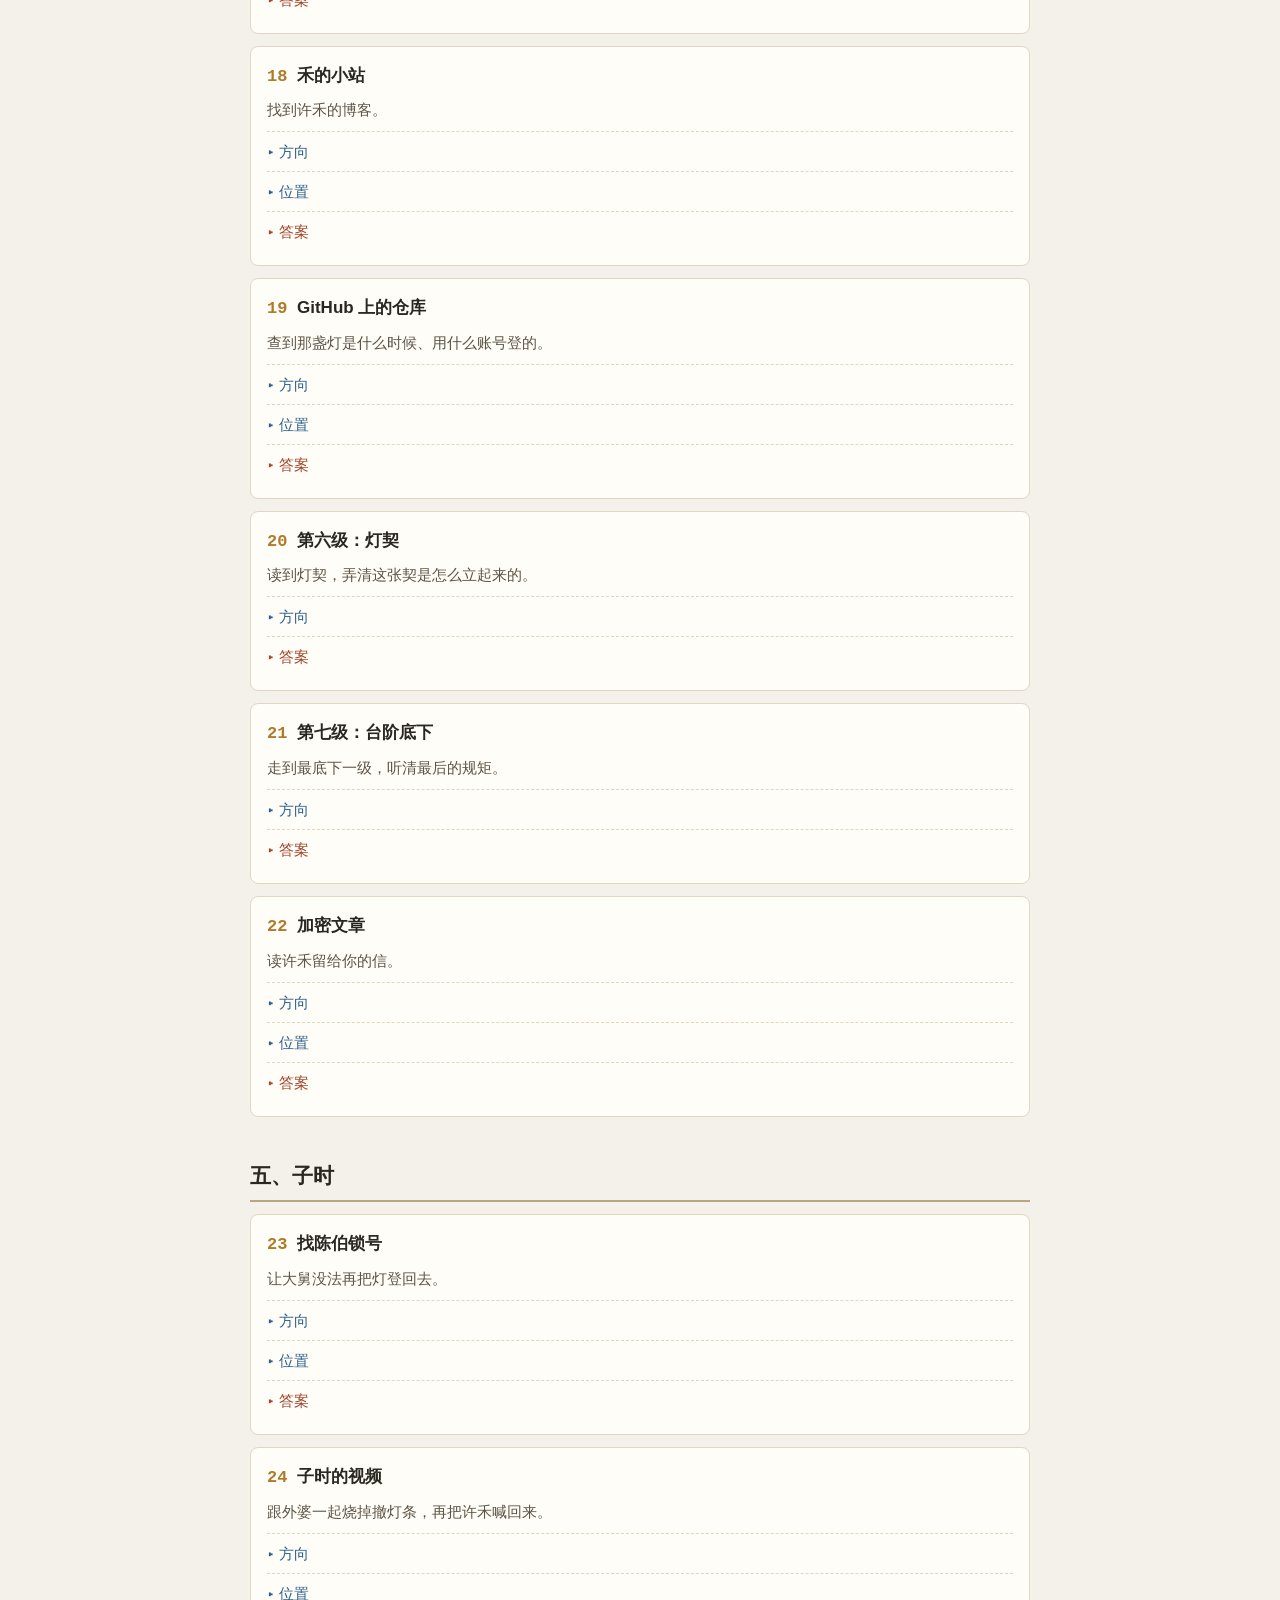
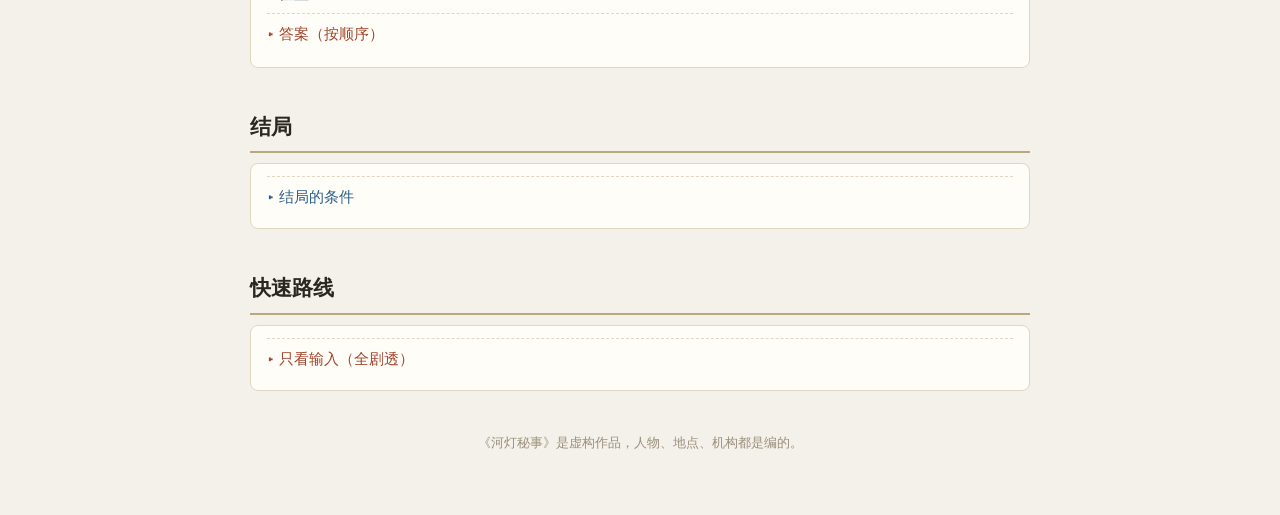
<file: walkthrough.html>
<!doctype html>
<html lang="zh-CN">
<head>
<meta charset="utf-8">
<meta name="viewport" content="width=device-width, initial-scale=1">
<title>《河灯秘事》攻略</title>
<style>
body { margin: 0; background: #f4f1ea; color: #2a2620; font: 16px/1.8 "Microsoft YaHei", "PingFang SC", sans-serif; }
.wrap { max-width: 780px; margin: 0 auto; padding: 24px 18px 60px; }
h1 { font-size: 28px; margin: 10px 0 4px; letter-spacing: 2px; }
h2 { font-size: 21px; margin: 40px 0 10px; padding-bottom: 6px; border-bottom: 2px solid #b9a77f; }
h3 { font-size: 17px; margin: 0 0 4px; }
a { color: #2b5f8a; }
code { background: #e9e2d2; border-radius: 4px; padding: 1px 6px; font-family: Consolas, "Microsoft YaHei", monospace; }
.lead { color: #5c5446; margin: 4px 0; }
.cw { font-size: 14px; color: #8a5a2b; }
.toc { background: #fffdf8; border: 1px solid #e0d6c1; border-radius: 8px; padding: 10px 16px; margin: 18px 0; font-size: 15px; }
.toc a { margin-right: 14px; white-space: nowrap; }
.step { background: #fffdf8; border: 1px solid #e0d6c1; border-radius: 8px; padding: 14px 16px; margin: 12px 0; }
.step .no { display: inline-block; min-width: 30px; color: #b07a2a; font-family: Consolas, monospace; }
.goal { margin: 0 0 8px; color: #5c5446; font-size: 15px; }
details { border-top: 1px dashed #e0d6c1; padding: 6px 0; }
details > summary { cursor: pointer; color: #2b5f8a; font-size: 15px; list-style: none; }
details > summary::-webkit-details-marker { display: none; }
details > summary::before { content: '▸ '; }
details[open] > summary::before { content: '▾ '; }
details.ans > summary { color: #a1452b; }
details p, details li { margin: 6px 0; }
details ol, details ul { padding-left: 22px; margin: 6px 0; }
.box { background: #fffdf8; border: 1px solid #e0d6c1; border-radius: 8px; padding: 12px 16px; }
.box ul { padding-left: 20px; margin: 6px 0; }
footer { margin-top: 40px; text-align: center; color: #9a8f7a; font-size: 13px; }
@media (max-width: 600px) { body { font-size: 15px; } h1 { font-size: 24px; } }
</style>
</head>
<body>
<div class="wrap">
<h1>《河灯秘事》攻略</h1>
<p class="lead">每一步先给方向，再给位置，最后才是答案。三层都默认折叠，卡在哪一步就只点开那一步的下一层。</p>
<p class="cw">内容提示：故事涉及少年溺亡和亲属加害。</p>

<nav class="toc">
<a href="#start">开始之前</a><a href="#act1">一、她不见了</a><a href="#act2">二、去年的平平</a><a href="#act3">三、水底下</a><a href="#act4">四、谁写的灯</a><a href="#act5">五、子时</a><a href="#endings">结局</a><a href="#route">快速路线</a>
</nav>

<h2 id="start">开始之前</h2>
<div class="box"><ul>
<li>从<a href="index.html">游戏主页</a>点“开始游戏”，进入程溪的手机（<a href="phone.html">phone.html</a>）。别的网站都要从手机和网页里的链接一层层找到，链接会在新标签页打开。</li>
<li>所有页面用同一个浏览器玩。进度存在这个浏览器里，各个网站共用。</li>
<li>网址可以自己改，有一步要用到。</li>
<li>网页里加粗的字是主线线索。通向真结局的线索大多没有加粗，要自己留意。</li>
<li>语音消息都已经转成文字，不用开声音。方言部分转得不准，听不出的字按读音显示。</li>
<li>有两步要用到现实里的网站：小红书（要登录）和 GitHub（不用登录）。没有小红书也能通关，第17步写了另一条路。</li>
<li>想重来：手机桌面的“重新开始”。</li>
</ul>
<details><summary>一条贯穿全程的规矩（轻剧透）</summary><p>许禾的小名在哪里都不要写出来。聊天框里不要打，最后视频里小姨帮你写条子，也不要让她写。写过一次，最后就喊不回她了。</p></details>
</div>

<h2 id="act1">一、她不见了</h2>

<article class="step"><h3><span class="no">01</span>先看手机</h3><p class="goal">弄清楚发生了什么，找到第一个网站。</p>
<details><summary>方向</summary><p>聊天记录和相册都翻一遍。家族群里有人转了一个网页。</p></details>
<details><summary>位置</summary><p>微聊里的“禾禾”和“许家一家亲(8)”；桌面上的相册。</p></details>
<details class="ans"><summary>答案</summary><p>8月24日禾禾发来一张晒谷场照片和一条语音，转文字是“ā mò，ā mò，转来哦”，她说是奶奶在喊她小名。夜里又说“这几天别喊我名字”“打字也别打”。家族群里有寻人启事、外婆的三条方言语音（转文字不太准，小姨翻译了前两条，第三条只听出“莫喊她大名”）、小姨转发的“白鹭渡吧”链接卡片。点卡片进吧。</p></details>
</article>

<article class="step"><h3><span class="no">02</span>寻人帖</h3><p class="goal">在吧里找到大舅发的寻人帖。</p>
<details><summary>方向</summary><p>人是昨晚不见的，大舅凌晨在吧里发了帖，帖子还很新。</p></details>
<details><summary>位置</summary><p>吧首页第二帖，就在置顶的吧规下面。</p></details>
<details class="ans"><summary>答案</summary><p>打开《【急】寻人：白鹭渡许禾，20岁》。值得记下的回帖：水府庙老陈说别在河边喊大名，提到“一五年冬至那回”；钓鱼佬阿强在下游K9听到有人应了一声，是女的；救援队夏雨说无人机照片传到了队里网站。把寻人启事图片点开放大，看最底下两行小字。</p></details>
</article>

<article class="step"><h3><span class="no">03</span>救援队登记号</h3><p class="goal">查到救援队的搜救记录。</p>
<details><summary>方向</summary><p>启事小字写了登记号的编法，日期要换成农历。</p></details>
<details><summary>位置</summary><p>小字是“BLD-失联当日农历月日-姓名拼音”，失联是8月25日，求助对象是许禾。农历在水府庙网站右边的黄历里查（吧里精品帖《今年水府庙中元放灯改成网上登记了》有链接，吧右侧友情链接也有）。救援队网站在吧右侧友情链接里。</p></details>
<details class="ans"><summary>答案</summary><p>2026年8月25日是农历七月十三。救援队网站 → 求助登记查询 → 输入 <code>BLD-0713-XUHE</code>（大小写都行）。只输 BLD-0713 会提示还要加姓名拼音。</p></details>
</article>

<article class="step"><h3><span class="no">04</span>航拍照片</h3><p class="goal">找到出事的河段。</p>
<details><summary>方向</summary><p>搜救记录写了应声的位置，你手机里有一张照片拍到了那里。</p></details>
<details><summary>位置</summary><p>记录里 23:10 那一行：“晒谷场正对的河心”。相册里禾禾发来的晒谷场照片，河边立着一块里程石。</p></details>
<details class="ans"><summary>答案</summary><p>里程石上写着“宁川河 K7”。在“航拍照片”里输入 <code>K7</code>，能看到芦苇边一盏写着“禾”的纸灯，逆着水流停在原地。下面还有一张 06:40 队员划船近拍的灯签：灯号 2026-0713-07，灯签号 SFM2026071307，最后四位被水泡糊了。最后烧撤灯条要用。</p></details>
</article>

<h2 id="act2">二、去年的平平</h2>

<article class="step"><h3><span class="no">05</span>去年的溺亡</h3><p class="goal">弄清楚这段河以前出过什么事。</p>
<details><summary>方向</summary><p>搜救记录最后的备注提到了一篇报道。</p></details>
<details><summary>位置</summary><p>宁川融媒（吧右侧友情链接），右上角搜索。</p></details>
<details class="ans"><summary>答案</summary><p>搜 <code>溺亡</code>、<code>平平</code> 或 <code>许平</code>，打开2025年9月7日《白鹭渡渡口一少年中元夜溺亡》：15岁的许某9月6日夜里落水，那天是他生日，也是农历七月十五；生日灯上写的是他的小名；事发时他的堂姐也在渡口。报道里还有一张他鹅聊空间的截图：昵称“平平别叫我平平”，鹅聊号打了码，只露出前四位 2815，下面是同学当天早上的生日留言。这篇是去年的旧闻，首页和右边的热点排行里都没有，只能搜。</p></details>
</article>

<article class="step"><h3><span class="no">06</span>平平的鹅聊号</h3><p class="goal">找到平平的鹅聊空间。</p>
<details><summary>方向</summary><p>号码分两半找：前四位在去年那篇报道里，后四位平平的爸爸在吧里说过。</p></details>
<details><summary>位置</summary><p>报道里那张鹅聊空间截图；吧里“渡口老许”的个人主页（寻人帖就是他发的）。他去年的帖子《儿子十五岁生日，放了盏灯》和《两个礼拜了》对得上新闻里那个孩子，签名就在他名字下面。</p></details>
<details class="ans"><summary>答案</summary><p>截图里的鹅聊号打了码，只露出前四位 2815。老许的签名写着“尾号是他生日”，平平生日是9月6日，所以号码是 <code>28150906</code>。帖子《两个礼拜了》下面有鹅聊空间的链接，进去输入这个号。</p></details>
</article>

<article class="step"><h3><span class="no">07</span>空间的问题</h3><p class="goal">打开平平的空间。</p>
<details><summary>方向</summary><p>问题是“我最讨厌别人叫我什么”。</p></details>
<details><summary>位置</summary><p>报道截图里的昵称“平平别叫我平平”；手机朋友圈里大舅2025年8月30日那条。</p></details>
<details class="ans"><summary>答案</summary><p>输入 <code>平平</code>。日志《生日》写了生日灯和堂姐在台阶上整理族谱。说说里 2025年6月20日那条要记下：平平跟妈约好，晚上回来晚了不敲门，在窗户底下吹两声口哨，妈下来开门，灯都不开。水底下第五级要用。留言板里有“秋云”（平平的妈妈，就是舅妈李秋云）七月初一凌晨留的“妈给你点了灯，窗户开着”；最后三条署名“（无名）”，是倒着写的，倒过来读：“水里好冷。我想回家。”“快了。”“姐应了一声。”</p></details>
</article>

<h2 id="act3">三、水底下</h2>

<article class="step"><h3><span class="no">08</span>冬至那回</h3><p class="goal">弄清楚老辈人是怎么把人喊回来的。</p>
<details><summary>方向</summary><p>老陈在寻人帖里提到“一五年冬至那回”。冬至这个词会搜出很多无关的帖子。</p></details>
<details><summary>位置</summary><p>吧内搜索框旁边可以选年份。</p></details>
<details class="ans"><summary>答案</summary><p>搜 <code>冬至</code>，年份选 <code>2015</code>，打开《【旧事】冬至那伢子是怎么喊回来的》。做法：等到子时，太婆在前头喊伢子的小名，屋里人在后头跟一声，喊到第三声人回来了。回帖里阿四说“零三年下游芦苇里卡着的那盏灯，你们都忘了？”，小编说老帖子在【历史存档】里按年份找。水府的门要问这盏灯。</p></details>
</article>

<article class="step"><h3><span class="no">09</span>历史存档</h3><p class="goal">读2003年那盏灯的事。</p>
<details><summary>方向</summary><p>存档是从老论坛迁过来的，按老办法纪年。</p></details>
<details><summary>位置</summary><p>吧首页的“历史存档”标签。</p></details>
<details class="ans"><summary>答案</summary><p>2003年是癸未年，输入 <code>癸未</code>，打开《放灯以后》。那年七月半，王家的往灯上写了李桂兰的名字，李桂兰当晚在渡口应了一声就下去了；那盏灯卡在下游芦苇里不走，名字还在上面（同年另一帖《下游芦苇里卡着一盏灯》）。进水府的门要用李桂兰这个名字。老陈的回帖是后面要用的规矩：“写名字的是看灯人……灯撤了，契就落到看灯人身上。”阿四的回帖说被水叫走的人是“去水府应名了”：水府跟岸上一个样，庙里贴张榜，水府也贴一张，字是倒的。</p></details>
</article>

<article class="step"><h3><span class="no">10</span>小名的规矩</h3><p class="goal">弄懂外婆第三条语音的意思。</p>
<details><summary>方向</summary><p>外婆说的是“喊屋里叫个那个”。查一查白鹭渡的小名有什么讲究。</p></details>
<details><summary>位置</summary><p>水府庙网站 → 民俗 → 搜索。</p></details>
<details class="ans"><summary>答案</summary><p>搜 <code>小名</code>，打开《白鹭渡取名旧俗》：小名多取旱地上长的东西，麦、粟、豆、薯；小名不落笔；喊魂喊小名，一个人在前头喊，屋里人在后头跟；七月里在河边有人叫你大名，莫应。顺手看《渡口的七级台阶》和《喊魂（未完）》，最后一步都用得上。</p></details>
</article>

<article class="step"><h3><span class="no">11</span>进水底下</h3><p class="goal">找到倒过来的网站。</p>
<details><summary>方向</summary><p>外婆的第二条语音：“水底下看人都是反个。”2003年那帖里也说，庙里贴张榜，水府也贴一张，字是倒的。网址可以自己改。</p></details>
<details><summary>位置</summary><p>水府庙“放灯公示”页，表格最底下有一行倒着写的字，下面还有一行倒着的拼音。拿它和这一页的网址对一对。</p></details>
<details class="ans"><summary>答案</summary><p>那行字倒过来是“水里也贴了一张。”下面的 <code>ihsgnog</code> 就是这一页网址结尾 gongshi 倒过来。把网址里的 gongshi 换成它，打开 <a href="miao.html#/fangdeng/ihsgnog">miao.html#/fangdeng/ihsgnog</a>。</p></details>
</article>

<article class="step"><h3><span class="no">12</span>第一级：门</h3><p class="goal">进门。</p>
<details><summary>方向</summary><p>水底下的字都是倒的，回答也要倒着写。门上问：上一回，也有一盏灯卡在芦苇里，水推不走，灯上写的是谁。K7 那盏现在就是这样卡着的，吧里有人提过上一回。</p></details>
<details><summary>位置</summary><p>冬至帖里阿四的回帖（第8步）；历史存档 2003 年的两帖（第9步）。</p></details>
<details class="ans"><summary>答案</summary><p>输入 <code>兰桂李</code>（李桂兰倒过来）。零三年王家的往灯上写了李桂兰的名字，那盏灯卡在下游芦苇里。正着写会提示是反的；写王家的会说“那是看灯人”；写许禾会说“她那盏还卡着”。门开了以后点“级一走下往”往下走。一次只看得见一级，每一级答对了才出现“级一走下往”。第二级起可以点“级一上回”回到上一级，点“上岸回”回庙里。从岸上再进来，要从门开始一级级往下走，答过的不用再答。</p></details>
</article>

<article class="step"><h3><span class="no">13</span>第二级：名册</h3><p class="goal">在水里的名册上找到许禾。</p>
<details><summary>方向</summary><p>你是来找许禾的。名字也要倒着写。</p></details>
<details class="ans"><summary>答案</summary><p>在“？谁找你”里输入 <code>禾许</code>。正着写“许禾”会提示是反的，写平平会说“他在更下面”。名册上 2025 年是“平平　已渡　想回岸”，2026 年是“许禾　渡上”，看灯人的名字是三个星号。答对以后水里说：许禾，渡上，还没渡过去；渡上的人，要报生辰来认。</p></details>
</article>

<article class="step"><h3><span class="no">14</span>许禾的生辰</h3><p class="goal">查到许禾的生辰，在放灯公示里认出她那盏灯。</p>
<details><summary>方向</summary><p>公示表里灯主只露一个姓，生辰写全了。族谱里有她的生辰。</p></details>
<details><summary>位置</summary><p>水府庙“关于”页有《白鹭渡许氏宗谱》的链接，宗谱里搜 <code>许禾</code>。</p></details>
<details class="ans"><summary>答案</summary><p>许禾生于丙戌年六月初九辰时，乳名一栏“依俗不录”。公示里灯号 <code>2026-0713-07</code>：灯主许*，生辰丙戌年六月初九，代放人写的是“庙里代登”，登记日期2026-08-22。庙里的灯只给过世的人放，这盏写的是活人。同一晚还有一盏 0713-03，灯主是平平，代放人李**。</p></details>
</article>

<article class="step"><h3><span class="no">15</span>第三级：渡上</h3><p class="goal">认准是她，确认她还喊得回来。</p>
<details><summary>方向</summary><p>渡上的人要报生辰来认，倒着报。</p></details>
<details class="ans"><summary>答案</summary><p>输入 <code>九初月六年戌丙</code>（带上时辰写成“时辰九初月六年戌丙”也行）。回答是：她站在第七级台阶下面，已经应了两声，子时三刻以前还喊得回来；河心有人在叫她。</p></details>
</article>

<article class="step"><h3><span class="no">16</span>第四级、第五级：回声和平平</h3><p class="goal">弄清是谁在叫她，为什么。</p>
<details><summary>方向</summary><p>两个键，正着听不清的，倒过来。叫她“姐”的人，名册上有。第五级平平问他跟妈的记号，他自己在空间里写过。</p></details>
<details class="ans"><summary>答案</summary><p>点 ◀，转写出来是一个男孩说：“姐，你再应我一声，我就回得来了。”接着问“叫她‘姐’的是谁”，输入 <code>平平</code>（输入许平会提示“水里叫他平平。灯上写的就是这个名字。”）。第五级平平说他想回家，水里待久了好些事记不清，问他晚上回去晚了跟妈的记号是什么。答案在他空间的说说里（第7步）：在窗户底下吹两声口哨。输入 <code>哨口</code>（口哨倒过来）。写敲门会说“敲门要吵醒爸的”，写开灯会说“妈不开灯的”。答对以后平平说：妈听到就下来开门，灯都不开；我的小名写在灯上，屋里喊不回我了；岸上有人又给我点了一盏灯，拿姐换我；灯撤过一回，又点上了；契跟着现在亮着的这盏，七月初十凌晨立的；还差一声，姐已经应了两声。点按钮“级一走下往”（往下走一级）。</p></details>
</article>

<h2 id="act4">四、谁写的灯</h2>

<article class="step"><h3><span class="no">17</span>许禾的小红书（现实）</h3><p class="goal">拿到许禾的 GitHub 用户名。</p>
<details><summary>方向</summary><p>许禾在网上不止一个地方。宗谱是她做的，页脚写了联系方式。</p></details>
<details><summary>位置</summary><p>宗谱网站最底下“技术支持”那一行。</p></details>
<details class="ans"><summary>答案</summary><p>在小红书搜 <code>6529081560</code>，昵称“禾不是河”。简介里“倒着找我：60ehux”倒过来是 <code>xuhe06</code>，“章鱼猫”指 GitHub。打开 <a href="https://github.com/xuhe06" target="_blank" rel="noopener">github.com/xuhe06</a>，能看到她的仓库 bailudu-zupu。</p><p>没有小红书：开源社页面上的项目展海报印着她的仓库地址，被招新贴纸挡了一半，能认出 <code>bailudu-zupu</code>，在 GitHub 搜 <code>bailudu</code> 也能找到。</p><p>GitHub 打不开：开源社页面最下面“代码在哪”有社里的镜像“码仓”，搜 <code>xuhe06</code> 或 <code>bailudu</code> 就能进她的仓库，内容跟 GitHub 上一样。</p></details>
</article>

<article class="step"><h3><span class="no">18</span>禾的小站</h3><p class="goal">找到许禾的博客。</p>
<details><summary>方向</summary><p>禾禾8月1日给你发过一篇文章。</p></details>
<details><summary>位置</summary><p>微聊“禾禾”里8月1日的链接卡片《把族谱搬上网》。</p></details>
<details class="ans"><summary>答案</summary><p>文章里有三件事：放灯登记表单会用庙里的账号自动提交到仓库，提交时间就是登记时间；后台账号在陈伯住院那几天交给大伯代管；代码在 GitHub，海报上有链接。文章底部的“开源社”链接通往开源社页面。</p></details>
</article>

<article class="step"><h3><span class="no">19</span>GitHub 上的仓库</h3><p class="goal">查到那盏灯是什么时候、用什么账号登的。</p>
<details><summary>方向</summary><p>博客说过，提交时间就是登记时间。仓库不用登录就能看，首页 README 写了怎么查。</p></details>
<details><summary>位置</summary><p><a href="https://github.com/xuhe06/bailudu-zupu" target="_blank" rel="noopener">github.com/xuhe06/bailudu-zupu</a> → 打开 <code>lanterns/2026.csv</code> → 右上角 History（提交记录）。每条加灯提交的标题里写着登记时间（北京时间），比如“加灯：2026-0713-07（2026-08-22 03:05 登记）”。列表的日期分组按格林尼治时间分，可能比标题里的日期早一天，以标题为准。GitHub 打不开就用码仓：仓库页点“提交”，提交记录一样，时间直接按北京时间显示。</p></details>
<details class="ans"><summary>答案</summary><p>关键的三条（北京时间）：</p><ul><li>08-13 02:17，bailudu-temple，加灯 2026-0713-07，来源：后台（第一盏，后来被撤了）</li><li>08-20 21:46，xuhe06，撤掉这盏灯，说明“灯主还活着”</li><li>08-22 03:05，bailudu-temple，又加回去，来源：后台（现在亮着的就是这盏）</li></ul><p>点开任一条加灯提交，能看到新增的那一行写着灯主“许禾”。README 里还写着：管事不在时后台交给理事代管，用后台登的灯才会写“来源：后台”。平平说契跟着现在亮着的那盏、七月初十凌晨立的，就是 8月22日 03:05 这条。第23步问陈伯、最后烧条子的灯签号，都用它。</p></details>
</article>

<article class="step"><h3><span class="no">20</span>第六级：灯契</h3><p class="goal">读到灯契，弄清这张契是怎么立起来的。</p>
<details><summary>方向</summary><p>平平那一级答完，点“级一走下往”。这一级不用答题，到了就能读。</p></details>
<details class="ans"><summary>答案</summary><p>契文是：“七月初十寅时，以许禾之名，替平平回岸。看灯人：＊＊＊。灯不灭，契不解。”下面是水里讲的这张契的来历：头一回灯还没下水，许禾自己把灯撤了，留了一句“灯主还活着”；隔了两天灯又点上了。七月十三夜里八点放灯，写许平的那盏顺水走了，写许禾的那盏停在晒谷场对面的芦苇边上（就是 K7 那盏）。九点多她在渡口应了一声，手机掉在第七级台阶上；十一点岸上的人沿河喊她大名，河心又应了一声。契纸底下留着三个押，应一声按一个，已经按了两个。所以最后绝不能让她再应水一声。</p><p>看灯人的名字水里不念，要等最后在岸上烧了条子才显出来。到了这一级就算读过灯契，家族群里小姨会说外婆夜里十一点去渡口，打视频给你。视频要等你加上陈伯以后才打进来。</p></details>
</article>

<article class="step"><h3><span class="no">21</span>第七级：台阶底下</h3><p class="goal">走到最底下一级，听清最后的规矩。</p>
<details><summary>方向</summary><p>灯契读完，点“级一走下往”。这一级不用答题，每句话都有用。</p></details>
<details class="ans"><summary>答案</summary><p>第七级写着：她就在下面；水太凉，她只认得屋里叫她的那个名字；子时让屋里人在岸上喊，喊大名她就应了水。灯放下水了，岸上撤不脱，要在渡口烧条子，条子上写清是哪一盏、看灯人是哪个；写准了，契落到他身上，写错了，契落空，当夜落回她身上。</p><p>最后台阶底下传上来禾禾的声音，她只够时间留下一句话（加粗的那句）：“溪，我给你留了话，锁在我的小站上。钥匙是我们第一次一起放灯那年，照奶奶那样讲。”这是下一步加密文章的钥匙。第七级是最底下一级，没有“级一走下往”了。</p></details>
</article>

<article class="step"><h3><span class="no">22</span>加密文章</h3><p class="goal">读许禾留给你的信。</p>
<details><summary>方向</summary><p>钥匙在第七级许禾那句话里：我们第一次一起放灯那年，照奶奶那样讲。相册里有那年的照片，奶奶那辈人用干支纪年。</p></details>
<details><summary>位置</summary><p>禾的小站首页那篇加密的《如果我没回来》；手机相册第一张，2014年8月10日。</p></details>
<details class="ans"><summary>答案</summary><p>2014年是甲午年。密码框只收字母和数字，输中文会提示“密码只能是字母或数字”，输 2014 会提示“奶奶不这么说年份”，所以用拼音 <code>jiawu</code>。</p><p>信里交代了最后要做的事：这盏灯七月十三晚上就放下水了，网上撤不了；怎么撤奶奶晓得，要去找奶奶。光撤灯不够，还要找陈伯锁号，他的微聊号是 shuifu-chen，加他要报家门。小名就在那条语音里，别写下来，打字也不行。</p></details>
</article>

<h2 id="act5">五、子时</h2>

<article class="step"><h3><span class="no">23</span>找陈伯锁号</h3><p class="goal">让大舅没法再把灯登回去。</p>
<details><summary>方向</summary><p>陈伯的微聊号在许禾的信里，他认人不认号。他这些天在家养病，放灯的事没经手，你得告诉他这盏灯是什么时候登的。</p></details>
<details><summary>位置</summary><p>许禾的信；手机 → 通讯录 → 添加朋友。登记时间在 GitHub 的提交记录里（第19步）。水府庙首页8月11日和8月17日的公告写了陈伯那些天在哪。</p></details>
<details class="ans"><summary>答案</summary><p>搜 <code>shuifu-chen</code>。验证消息要报家门，写上你妈妈的名字，比如“陈伯，我是秀英家的程溪”。写外公许德昌、外婆周桂香也行，他们是这一家最大的一辈，名字在宗谱里都查得到。陈伯一通过，外婆的视频就打进来了（要先读过水底下的灯契）。可以点“接听”先接外婆，也可以点“先跟陈伯说”。想要真结局，先跟陈伯说完：</p><ol><li>选“陈伯，庙里放灯的后台，有人拿去给禾禾登了一盏灯”。陈伯说他没过手，问是什么时候登的。</li><li>选“七月初一凌晨两点十七，七月初十凌晨三点零五，两次都是‘庙里代登’”。另外两句是放灯的时间（七月十三晚上八点）和许禾撤灯的时间（八月二十号晚上九点四十六），陈伯会说不对。</li></ol><p>陈伯想起那几天后台的号交给了建国，当场改号，关掉网上放灯。他还会说灯放下水了网上撤不了，只能在渡口烧条子，叫你快去回外婆的视频。回到手机首页，外婆会再打来；也可以点首页的通知回拨。</p></details>
</article>

<article class="step"><h3><span class="no">24</span>子时的视频</h3><p class="goal">跟外婆一起烧掉撤灯条，再把许禾喊回来。</p>
<details><summary>方向</summary><p>外婆先烧条子，问两样：灯签号，和看灯人是哪个。灯签号必须报对才往下走，它在灯签上，后四位泡糊了。看灯人就是在灯上写禾禾名字的人，想让平平回来的不止一个：大舅、舅妈、理事王有福。舅妈在陈伯住院那几天守着庙里帮老人家登灯，两次登灯的半夜她都醒着，去年还怨过带平平去渡口的人；王有福是理事，他娘二〇〇三年干过这种事。光猜动机定不了人，要看这盏灯是用什么登的，谁拿着庙里的后台。烧完条子再喊人，每个问题前面都见过答案，外婆在前头喊，你在后头跟。</p></details>
<details><summary>位置</summary><p>灯签：救援队 K7 航拍下面那张近拍；须知里写着灯签号最后四位是登记时分（北京时间）。看灯人：水府庙首页8月11日的公告（后台交给一位理事代管）；禾的小站《把族谱搬上网》（交给了谁）；公示里这盏灯是“庙里代登”；吧里“渡口老许”的《睡不着》；GitHub 上两条加灯提交的时间。视频从外婆打来的邀请接，错过了就点手机首页的通知或桌面上的“电话”。</p></details>
<details class="ans"><summary>答案（按顺序）</summary><ol>
<li>在，外婆</li>
<li>到了，现在十一点（子时是23点到1点，庙里黄历有十二时辰表）</li>
<li>灯签号输入 <code>SFM20260713070305</code>，点“讲给小姨”。灯签上看得清的是 SFM2026071307，泡糊的四位补上8月22日那次的登记时分 0305。这一步只报一遍，报错了当场就说：只报灯签上那一串，小姨会问后头四个数；报 02:17 那盏的号，外婆说那是撤掉的那盏；后四位不对，外婆说水里冇这盏灯。报对了小姨写上，接着问看灯人。</li>
<li>外婆问看灯人是哪个：选“写名字”，输入 <code>许建国</code>（写“建国”也行），点“讲给小姨”。陈伯住院时后台交给了大伯（博客里写明了），0713-07 是用后台登的；两次登灯都在半夜，08-13 02:17 登完，02:31 他在吧里发帖说睡不着；08-22 03:05 又登上，03:20 他在同一帖下面回“又梦见了”。舅妈可以排除：她登的 0713-03、0714-09、0715-04 代放人都写“李**”，GitHub 上都是“来源：网站表单”，她碰不到后台。王有福家的事，存档里写着二〇〇四年就了结了。只写“大舅”“大伯”这样的称呼，小姨会说要写大名。千万别报小名。写错了人，条子照样烧，K7 的灯也会灭，但契落空，进坏结局「落空」。选“我不晓得”就不烧条子。</li>
<li>条子烧完，外婆问她站在第几级：输入 <code>7</code></li>
<li>外婆要你讲她屋里叫的那个名字：有“开口念”和“打字发过去”两个选项，点“开口念”。外婆不识字，小名也不能写；打字也是在拼音板上拼，可把小名打出去就算写下来了，直接进坏结局。拼音板上的“返回”可以换另一个选项。</li>
<li>拼第一个音 <code>a1</code>：声母选 ∅，韵母选 a，声调选第一个（高而平），点“加上这个音”。拼第二个音 <code>mo5</code>：声母 m，韵母 o，声调选第四个（从高往下掉），点“加上这个音”。然后点“念给外婆听”。依据是禾禾那条语音的转文字“ā mò，ā mò，转来哦”：ā 是高平调，mò 是往下掉的调，在拼音板上选出来就是 a1 和 mo5。拼错五次就过了子时三刻。</li>
<li>外婆问是哪个 mo：选“地里长的”，是麦。小名取旱地上的东西。</li>
<li>外婆喊完，我跟一声</li>
<li>跟一声（1/3），跟一声（2/3）</li>
<li>河里有人喊“许禾——”，选“跟着外婆喊她小名”</li>
<li>跟一声（3/3）</li>
</ol></details>
</article>

<h2 id="endings">结局</h2>
<div class="box">
<details><summary>结局的条件</summary>
<p>结局有四个，普通结局分两种。结局单独一页，不在手机里显示。</p>
<ul>
<li>真结局「看灯人」：视频里撤灯条烧对了（灯签号对，写的是许建国），之前也找陈伯锁了号，再跟着外婆把三声喊完。许禾回来了；第二天大舅没回来，第七级台阶上只有他的鞋。之后回到禾禾的对话框，再看一次第一天那条语音的转文字。</li>
<li>普通结局「灯还在」：人喊回来了，但条子没烧，K7 那盏灯还在；或者条子烧对了，号没锁，大舅当晚又补登了一盏。结局页最后一句会提示差的是哪一步。</li>
<li>坏结局「落空」：撤灯条上写错了看灯人。K7 的灯照样灭，可喊到第二声，她先应了水。写的是谁，结局里有一句不一样。</li>
<li>坏结局「应声」：河里喊“许禾”时你也喊“许禾”；屏住不出声；让小姨把小名写上了条子；之前在聊天框打过小名；视频里把小名打成了字；拼错五次。</li>
</ul>
<p>结局页有“回到和外婆的视频，再选一次”：调查进度都留着（锁号、读过的灯契都在），只把那一夜重来，条子要重新烧。回到手机以后也能回去：手机桌面上外婆那条通知（真结局没有这条），或者点“电话”，都能回到那通视频。普通结局没锁号时，结局页还有“去找陈伯”，锁完号外婆会再打过来。想从头玩，点结局页或桌面上的“重新开始”。条子烧对以后再去水底下，名册和灯契上会显出看灯人的名字。</p>
</details>
</div>

<h2 id="route">快速路线</h2>
<div class="box">
<details class="ans"><summary>只看输入（全剧透）</summary><ol>
<li>吧首页第二帖：寻人帖</li>
<li>救援队 <code>BLD-0713-XUHE</code>，河段 <code>K7</code>（灯签上是 SFM2026071307）</li>
<li>宁川融媒搜 <code>溺亡</code></li>
<li>鹅聊空间 <code>28150906</code>，问题 <code>平平</code>；说说里记下平平跟妈的记号：窗户底下吹两声口哨</li>
<li>吧搜 <code>冬至</code> + 2015；历史存档 <code>癸未</code></li>
<li>水府庙民俗搜 <code>小名</code></li>
<li>miao.html#/fangdeng/ihsgnog：门 <code>兰桂李</code> → 名册 <code>禾许</code>（每级答完点“级一走下往”）</li>
<li>宗谱搜 <code>许禾</code>；渡上 <code>九初月六年戌丙</code>；回声点 ◀，答 <code>平平</code>；平平那一级答 <code>哨口</code></li>
<li>GitHub 打开 xuhe06/bailudu-zupu 的提交记录，记下现在那盏灯的登记时间 03:05（灯签号要用）</li>
<li>灯契不用答，点“级一走下往”到第七级</li>
<li>禾的小站密码 <code>jiawu</code></li>
<li>加 <code>shuifu-chen</code>，验证写“秀英”；先选“有人拿去给禾禾登了一盏灯”，再选“七月初一凌晨两点十七，七月初十凌晨三点零五”（外婆的视频打进来时先点“先跟陈伯说”）</li>
<li>接外婆的视频：在，外婆 → 到了 → 灯签号 <code>SFM20260713070305</code> → 写名字 <code>许建国</code> → <code>7</code> → 开口念 a1 mo5 → 地里长的 → 外婆喊完我跟 → 跟两声 → 跟着外婆喊她小名 → 跟第三声</li>
</ol></details>
</div>

<footer>《河灯秘事》是虚构作品，人物、地点、机构都是编的。</footer>
</div>
</body>
</html>
</file>
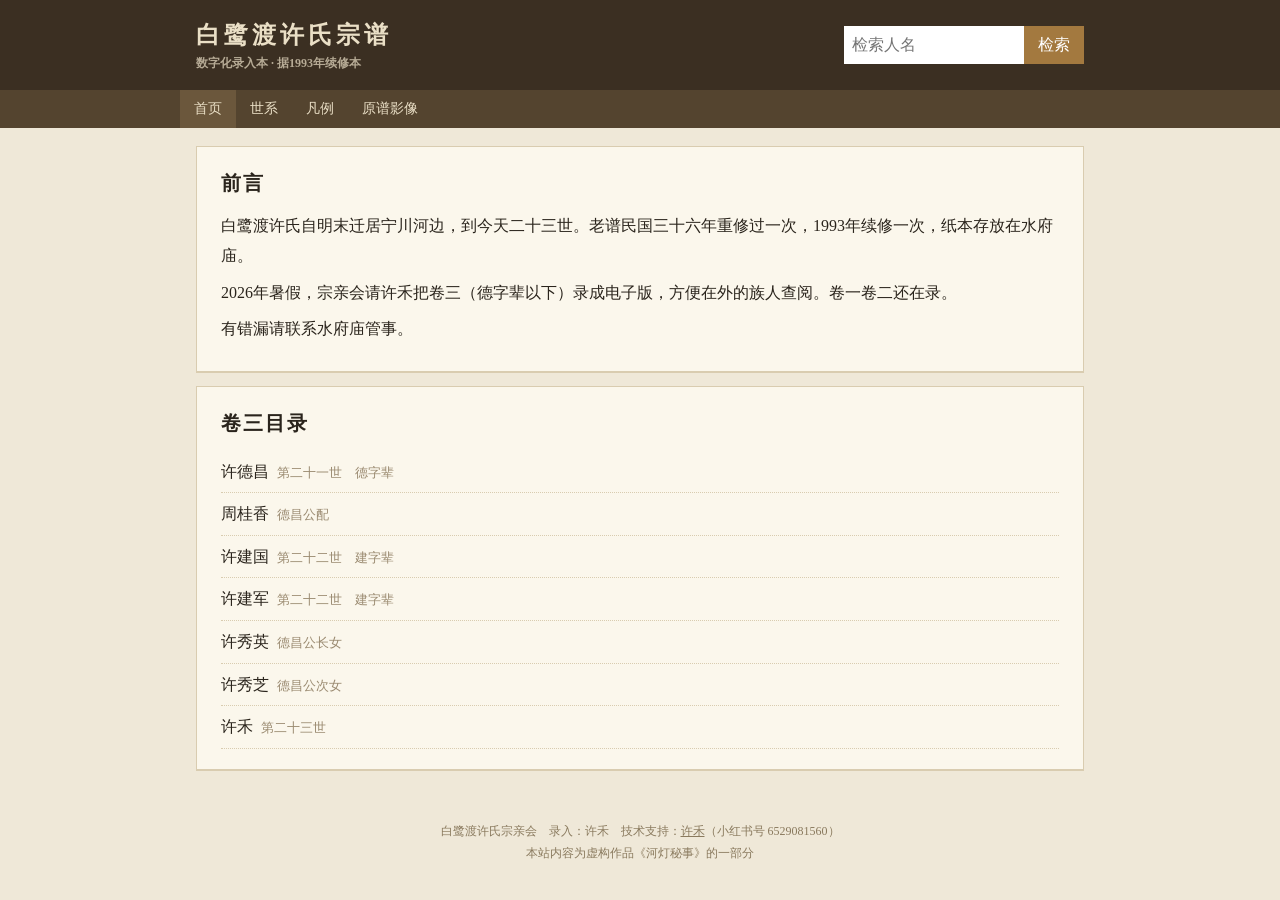
<file: zupu.html>
<!doctype html>
<html lang="zh-CN">
<head>
<meta charset="utf-8">
<meta name="viewport" content="width=device-width, initial-scale=1">
<title>白鹭渡许氏宗谱</title>
<link rel="stylesheet" href="css/common.css">
<style>
body { background: #efe8d8; color: #2a241c; font-family: "Songti SC", SimSun, serif; }
.zp-top { background: #3b2f22; color: #eadfc6; }
.zp-top .in { max-width: 920px; margin: 0 auto; padding: 16px; display: flex; align-items: center; justify-content: space-between; gap: 14px; flex-wrap: wrap; }
.zp-top h1 { margin: 0; font-size: 24px; letter-spacing: 4px; }
.zp-top small { display: block; font-size: 12px; opacity: .7; letter-spacing: 0; }
.zp-top form { display: flex; }
.zp-top input { padding: 6px 8px; border: 0; width: 180px; }
.zp-top button { background: #a3793f; color: #fff; border: 0; padding: 0 14px; cursor: pointer; }
.zp-nav { background: #54442f; }
.zp-nav .in { max-width: 920px; margin: 0 auto; display: flex; flex-wrap: wrap; }
.zp-nav a { color: #eadfc6; text-decoration: none; padding: 8px 14px; font-size: 14px; }
.zp-nav a.on { background: #6b573c; }
.zp-wrap { max-width: 920px; margin: 18px auto 40px; padding: 0 16px; }
.sheet { background: #fbf7ec; border: 1px solid #d9ccb0; padding: 20px 24px; margin-bottom: 14px; box-shadow: 0 1px 0 #d9ccb0; }
.sheet h2 { margin: 0 0 12px; font-size: 20px; letter-spacing: 2px; }
.sheet p { line-height: 1.9; margin: 6px 0; }
table.person { border-collapse: collapse; width: 100%; max-width: 560px; }
table.person th { width: 100px; text-align: right; color: #7a6544; font-weight: 400; padding: 7px 12px; vertical-align: top; }
table.person td { padding: 7px 12px; border-bottom: 1px dotted #d9ccb0; }
.tree, .tree ul { list-style: none; margin: 0; padding-left: 22px; }
.tree { padding-left: 0; }
.tree li { position: relative; padding: 4px 0 4px 14px; }
.tree li::before { content: ''; position: absolute; left: 0; top: 15px; width: 10px; border-top: 1px solid #a89470; }
.tree ul { border-left: 1px solid #a89470; margin-left: 6px; }
.tree a { color: #2a241c; }
.tree .dim { color: #9a8a70; font-size: 13px; }
.res a { display: block; padding: 8px 0; border-bottom: 1px dotted #d9ccb0; color: #2a241c; text-decoration: none; }
.res small { color: #9a8a70; margin-left: 8px; }
.scan img { max-width: 100%; cursor: zoom-in; border: 1px solid #d9ccb0; }
ol.fl li { margin: 6px 0; line-height: 1.8; }
footer { text-align: center; color: #8a7a5e; font-size: 12px; padding: 10px 0 30px; line-height: 1.9; }
</style>
</head>
<body>
<header class="zp-top"><div class="in"><h1>白鹭渡许氏宗谱<small>数字化录入本 · 据1993年续修本</small></h1><form id="sf"><input id="q" placeholder="检索人名" aria-label="检索人名"><button type="submit">检索</button></form></div></header>
<nav class="zp-nav"><div class="in"><a data-k="home" href="#/">首页</a><a data-k="tree" href="#/tree">世系</a><a data-k="fanli" href="#/fanli">凡例</a><a data-k="scan" href="#/scan">原谱影像</a></div></nav>
<main class="zp-wrap" id="main"></main>
<footer>白鹭渡许氏宗亲会　录入：许禾　技术支持：<a href="blog.html#/" target="_blank" rel="noopener">许禾</a>（小红书号 6529081560）<br>本站内容为虚构作品《河灯秘事》的一部分</footer>
<script src="js/lunar-data.js"></script>
<script src="js/core.js"></script>
<script>
(function () {
  const esc = XM.esc;
  const main = document.getElementById('main');
  const P = {
    dechang: { name: '许德昌', rows: [['世次', '第二十一世　德字辈'], ['生', '甲申年十月初十'], ['卒', '己亥年（2019）冬月'], ['配', '周氏桂香，壬午年三月初三生'], ['子', '建国　建军'], ['女', '秀英（适程）　秀芝（适王）']] },
    guixiang: { name: '周桂香', rows: [['身份', '德昌公配'], ['生', '壬午年三月初三'], ['籍', '宁川县周家湾']] },
    jianguo: { name: '许建国', rows: [['世次', '第二十二世　建字辈'], ['父', '德昌公长子'], ['生', '丙午年腊月十八'], ['配', '李氏秋云'], ['子', '一（殇，不录）'], ['备注', '水府庙理事']] },
    jianjun: { name: '许建军', rows: [['世次', '第二十二世　建字辈'], ['父', '德昌公次子'], ['生', '庚戌年四月廿一'], ['配', '吴氏'], ['女', '禾']] },
    xiuying: { name: '许秀英', rows: [['父', '德昌公长女'], ['生', '戊申年八月十二'], ['适', '程']] },
    xiuzhi: { name: '许秀芝', rows: [['父', '德昌公次女'], ['生', '甲寅年正月初六'], ['适', '王']] },
    xuhe: { name: '许禾', rows: [['世次', '第二十三世'], ['父', '建军公之女'], ['生', '丙戌年六月初九辰时'], ['乳名', '—（依俗不录）'], ['录入', '本人，2026年8月3日']] }
  };
  function nav(k) { document.querySelectorAll('.zp-nav a').forEach(a => a.classList.toggle('on', a.dataset.k === k)); }
  function home() {
    nav('home');
    main.innerHTML = '<div class="sheet"><h2>前言</h2><p>白鹭渡许氏自明末迁居宁川河边，到今天二十三世。老谱民国三十六年重修过一次，1993年续修一次，纸本存放在水府庙。</p><p>2026年暑假，宗亲会请许禾把卷三（德字辈以下）录成电子版，方便在外的族人查阅。卷一卷二还在录。</p><p>有错漏请联系水府庙管事。</p></div>' +
      '<div class="sheet"><h2>卷三目录</h2><div class="res">' + Object.keys(P).map(id => '<a href="#/p/' + id + '">' + esc(P[id].name) + '<small>' + esc(P[id].rows[0][1]) + '</small></a>').join('') + '</div></div>';
    document.title = '白鹭渡许氏宗谱';
  }
  function tree() {
    nav('tree');
    const a = id => '<a href="#/p/' + id + '">' + esc(P[id].name) + '</a>';
    main.innerHTML = '<div class="sheet"><h2>卷三世系</h2><ul class="tree"><li>' + a('dechang') + '　配 ' + a('guixiang') + '<ul>' +
      '<li>' + a('jianguo') + '　配 李秋云<ul><li class="dim">子一　殇，不录</li></ul></li>' +
      '<li>' + a('jianjun') + '　配 吴氏<ul><li>' + a('xuhe') + '</li></ul></li>' +
      '<li>' + a('xiuying') + '　<span class="dim">适程</span></li><li>' + a('xiuzhi') + '　<span class="dim">适王</span></li></ul></li></ul></div>';
    document.title = '世系 - 白鹭渡许氏宗谱';
  }
  function person(id) {
    const p = P[id];
    if (!p) return home();
    nav('');
    main.innerHTML = '<div class="sheet"><h2>' + esc(p.name) + '</h2><table class="person">' + p.rows.map(r => '<tr><th>' + esc(r[0]) + '</th><td>' + esc(r[1]) + '</td></tr>').join('') + '</table><p style="margin-top:14px"><a href="#/tree">看世系</a></p></div>';
    document.title = p.name + ' - 白鹭渡许氏宗谱';
  }
  function search(q) {
    nav('');
    const kw = (q || '').trim();
    const k = XM.norm(kw);
    document.getElementById('q').value = kw;
    const hits = Object.keys(P).filter(id => k && XM.norm(P[id].name).includes(k));
    let note = '';
    if (!hits.length && /平/.test(k)) note = '<p>谱中没有这个名字。凡例：殇不入谱，乳名不录。</p>';
    main.innerHTML = '<div class="sheet"><h2>检索：' + esc(kw) + '</h2><div class="res">' + (hits.length ? hits.map(id => '<a href="#/p/' + id + '">' + esc(P[id].name) + '<small>' + esc(P[id].rows[0][1]) + '</small></a>').join('') : (note || '<p>卷三里没有找到。卷一卷二还在录入。</p>')) + '</div></div>';
  }
  function fanli() {
    nav('fanli');
    main.innerHTML = '<div class="sheet"><h2>凡例</h2><ol class="fl"><li>本电子版以1993年续修本为底本，补录到2026年。</li><li>男女都录。女儿注明所适之姓。</li><li>殇不入谱。未满二十岁亡故的，只记“殇”，不录名。</li><li>乳名不录，依本村旧俗。</li><li>生辰用农历干支纪年。</li><li>电子版录入：许禾，2026年7月至8月。</li></ol></div>';
  }
  function scan() {
    nav('scan');
    main.innerHTML = '<div class="sheet scan"><h2>原谱影像 · 卷三</h2><img src="assets/img/zupu-scan.jpg" alt="族谱卷三影像" data-zoom><p style="font-size:13px;color:#8a7a5e">纸本藏水府庙。拍摄：许禾，2026年8月。</p></div>';
  }
  document.getElementById('sf').addEventListener('submit', e => { e.preventDefault(); location.hash = '#/s/' + encodeURIComponent(document.getElementById('q').value.trim()); });
  XM.route([[/^\/$/, home], [/^\/tree$/, tree], [/^\/p\/(\w+)$/, person], [/^\/s\/(.*)$/, search], [/^\/fanli$/, fanli], [/^\/scan$/, scan]], home);
})();
</script>
</body>
</html>
</file>
<file: css/common.css>
*, *::before, *::after { box-sizing: border-box; }
html { -webkit-text-size-adjust: 100%; }
body { margin: 0; font-family: -apple-system, "PingFang SC", "Microsoft YaHei", "Noto Sans CJK SC", sans-serif; line-height: 1.6; }
img { max-width: 100%; }
button, input, select, textarea { font: inherit; }
a { color: inherit; }
.xm-preview-banner { position: sticky; top: 0; z-index: 999; background: #fff3c4; color: #6b4e00; font-size: 12px; padding: 4px 10px; text-align: center; border-bottom: 1px solid #e6cf7a; }
.xm-toast { position: fixed; left: 50%; bottom: 40px; transform: translate(-50%, 20px); background: rgba(20, 20, 20, .86); color: #fff; padding: 8px 16px; border-radius: 6px; font-size: 14px; opacity: 0; transition: .25s; pointer-events: none; z-index: 1000; max-width: 86vw; }
.xm-toast.show { opacity: 1; transform: translate(-50%, 0); }
.xm-lightbox { position: fixed; inset: 0; background: rgba(0, 0, 0, .9); display: flex; align-items: center; justify-content: center; z-index: 990; flex-direction: column; gap: 10px; }
.xm-lightbox img { max-width: 94vw; max-height: 84vh; object-fit: contain; cursor: zoom-in; transition: transform .2s; }
.xm-lightbox img.zoomed { transform: scale(2); cursor: zoom-out; }
.xm-lightbox .cap { color: #ccc; font-size: 13px; }
.xm-lightbox button { position: absolute; top: 14px; right: 18px; background: none; border: 0; color: #fff; font-size: 30px; cursor: pointer; }
.sr-only { position: absolute; width: 1px; height: 1px; overflow: hidden; clip: rect(0 0 0 0); }
</file>
<file: css/river.css>
/* 铅笔线的河：主页和水府共用。底下的水波每行一条线，左右漂，上下起伏 */
.waves { position: fixed; left: 0; right: 0; bottom: 0; height: 170px; overflow: hidden; pointer-events: none; z-index: 0; background: linear-gradient(rgba(3, 10, 13, 0), rgba(3, 10, 13, .6)); }
.waves .defs { position: absolute; }
.waves .wv { position: absolute; left: 0; will-change: transform; animation: drift 40s linear infinite, swell 9s ease-in-out infinite alternate; }
.waves path { fill: none; stroke: #a9cdd2; stroke-linecap: round; }
.waves .wv-e { bottom: 124px; opacity: .1; animation-duration: 90s, 13s; animation-direction: reverse, alternate; }
.waves .wv-e path { stroke-width: 1; stroke-dasharray: 300 40 160 60 120 40 40 40; }
.waves .wv-a { bottom: 94px; opacity: .18; animation-duration: 70s, 11s; }
.waves .wv-a path { stroke-width: 1; stroke-dasharray: 260 22 80 38; }
.waves .wv-b { bottom: 66px; opacity: .34; animation-duration: 46s, 8s; animation-direction: reverse, alternate; }
.waves .wv-b path { stroke-width: 1.3; }
.waves .wv-c { bottom: 40px; opacity: .24; animation-duration: 32s, 10s; }
.waves .wv-c path { stroke-width: 1.1; stroke-dasharray: 120 14 50 16; }
.waves .wv-d { bottom: 14px; opacity: .4; animation-duration: 24s, 7s; animation-direction: reverse, alternate; }
.waves .wv-d path { stroke-width: 1.5; }
@keyframes drift { to { transform: translateX(-1600px); } }
@keyframes swell { from { translate: 0 -3px; } to { translate: 0 3px; } }
/* 岸上那盏纸灯（铅笔线稿） */
.lamp { position: fixed; right: 7%; bottom: 8px; width: 200px; pointer-events: none; z-index: 0; transform-origin: 50% 54%; animation: bob 6.5s ease-in-out infinite; }
.lamp svg { display: block; width: 100%; height: auto; overflow: visible; }
.lamp .rf { opacity: .22; transform-box: fill-box; transform-origin: 50% 0; animation: rip 4.5s ease-in-out infinite; }
.lamp .tg { transform-box: fill-box; transform-origin: 40% 0; animation: tug 5s ease-in-out infinite alternate; }
.lamp .fl { transform-box: fill-box; transform-origin: 50% 100%; animation: flick 2.3s ease-in-out infinite; }
.lamp .gl { animation: glow 3.2s ease-in-out infinite; }
@keyframes bob { 0%, 100% { transform: translateY(0) rotate(-1.2deg); } 50% { transform: translateY(-5px) rotate(1.2deg); } }
@keyframes rip { 0%, 100% { transform: scaleX(1); } 50% { transform: scaleX(1.05) skewX(2deg); } }
@keyframes tug { from { transform: rotate(-5deg); } to { transform: rotate(5deg); } }
@keyframes flick { 0%, 100% { transform: scale(1); opacity: .95; } 22% { transform: scale(.92, 1.08); opacity: .82; } 47% { transform: scale(1.05, .94); opacity: 1; } 71% { transform: scale(.96, 1.05); opacity: .88; } }
@keyframes glow { 0%, 100% { opacity: .8; } 35% { opacity: .58; } 62% { opacity: .95; } }
@media (prefers-reduced-motion: reduce) {
  .waves .wv, .lamp, .lamp .rf, .lamp .tg, .lamp .fl, .lamp .gl { animation: none; }
}
@media (max-width: 760px) {
  .waves { height: 130px; }
  .waves .wv-e { bottom: 96px; }
  .waves .wv-a { bottom: 72px; }
  .waves .wv-b { bottom: 50px; }
  .waves .wv-c { bottom: 28px; }
  .waves .wv-d { bottom: 6px; }
  .lamp { width: 100px; right: 3%; bottom: 14px; }
}
</file>
<file: css/home.css>
/* 游戏主页：夜里的河，河上停着一盏纸灯 */
html { background: #0a0d0f; }
body.home-body { min-height: 100vh; background: radial-gradient(ellipse at 50% -10%, #1a2427 0%, #0a0d0f 62%) fixed; color: #c9d1d3; }
.home, .home-river, .home-foot { animation: home-in 1.4s ease .1s both; }
.home { position: relative; z-index: 1; max-width: 600px; margin: 0 auto; padding: 88px 26px 0; }
.home h1 { margin: 0; text-align: center; font: 400 56px/1.2 "Kaiti SC", "STKaiti", "KaiTi", serif; letter-spacing: 18px; text-indent: 18px; color: #eef3f3; text-shadow: 0 0 28px rgba(255, 196, 120, .16); }
.home .sub { margin: 14px 0 0; text-align: center; color: #7f969a; font-size: 14px; letter-spacing: 6px; text-indent: 6px; }
.home .saying { margin: 52px 0 38px; text-align: center; font: 19px/1.9 "Kaiti SC", "STKaiti", "KaiTi", serif; color: #b6cdd0; letter-spacing: 2px; }
.home .story p { margin: 0 0 18px; font: 17px/2.1 "Songti SC", "STSong", "SimSun", "Noto Serif CJK SC", serif; text-indent: 2em; text-align: justify; }
.home .start { display: block; width: fit-content; margin: 44px auto 0; padding: 12px 46px; border: 1px solid rgba(255, 206, 130, .55); border-radius: 4px; background: rgba(255, 190, 110, .07); color: #fbe6c2; font: 20px/1.4 "Kaiti SC", "STKaiti", "KaiTi", serif; letter-spacing: 10px; text-indent: 10px; text-decoration: none; transition: background .3s, box-shadow .3s; }
.home .start:hover, .home .start:focus-visible { background: rgba(255, 190, 110, .14); box-shadow: 0 0 28px rgba(255, 190, 110, .22); outline: none; }
.home .facts { display: flex; flex-wrap: wrap; justify-content: center; margin: 22px 0 0; padding: 0; list-style: none; color: #8d9a9d; font-size: 13px; }
.home .facts li + li::before { content: '·'; margin: 0 .7em; color: #55656a; }
/* 河夹在正文和页脚之间，不跟着屏幕走 */
.home-river { position: relative; height: 240px; margin-top: 6px; pointer-events: none; }
.home-river .waves { position: absolute; }
.home-river .lamp { position: absolute; right: auto; left: calc(50% - 100px); }
.home-foot { position: relative; z-index: 1; background: rgba(3, 10, 13, .6); color: #7d898d; font-size: 13px; line-height: 1.9; }
.home-foot .in { max-width: 600px; margin: 0 auto; padding: 26px 26px 56px; }
.home-foot p { margin: 0 0 8px; }
.home-foot a { color: #a9c1c4; }
.home-foot .credit { display: flex; align-items: center; gap: 18px; margin-top: 18px; padding-top: 20px; border-top: 1px solid #1a2529; color: #6f7c80; font-size: 12px; }
.home-foot .who { flex: 1; min-width: 0; }
.home-foot .by { color: #b4c0c2; font-size: 14px; }
.home-foot .qr { flex: none; margin: 0; text-align: center; }
.home-foot .qr img { display: block; width: 96px; height: 96px; padding: 6px; background: #fff; border-radius: 6px; box-sizing: content-box; }
.home-foot .qr figcaption { margin-top: 4px; font-size: 12px; color: #7d898d; }
@keyframes home-in { from { opacity: 0; transform: translateY(10px); } to { opacity: 1; transform: none; } }
@media (max-width: 760px) {
  .home-river { height: 150px; }
  .home-river .lamp { left: calc(50% - 50px); }
}
@media (max-width: 600px) {
  .home { padding: 60px 20px 0; }
  .home h1 { font-size: 42px; letter-spacing: 12px; text-indent: 12px; }
  .home .saying { font-size: 17px; margin: 38px 0 28px; }
  .home .story p { font-size: 16px; line-height: 2; }
  .home .facts { display: grid; grid-template-columns: auto auto; justify-content: center; gap: 2px 20px; }
  .home .facts li + li::before { content: none; }
  .home-foot .in { padding: 22px 20px 44px; }
}
@media (prefers-reduced-motion: reduce) { .home, .home-river, .home-foot { animation: none; } }
</file>
<file: css/ending.css>
/* Ending page: a dark, quiet page read like the last pages of a book. */
html { background: #0a0d0f; }
body.end-body { margin: 0; min-height: 100vh; background: radial-gradient(ellipse at 50% -10%, #1a2427 0%, #0a0d0f 60%) fixed; color: #c9d1d3; font-family: "Songti SC", "STSong", "SimSun", "Noto Serif CJK SC", serif; }
.end { max-width: 620px; margin: 0 auto; padding: 84px 26px 96px; opacity: 0; }
.end.in { animation: end-in 1.6s ease .1s forwards; }
.end .xm-preview-banner { margin: -60px -26px 40px; font-family: -apple-system, "Microsoft YaHei", sans-serif; }
.end .tag { color: #6c8589; font-size: 13px; letter-spacing: 6px; font-family: -apple-system, "PingFang SC", "Microsoft YaHei", sans-serif; }
.end h1 { font-family: "Kaiti SC", "STKaiti", "KaiTi", serif; font-weight: 400; font-size: 44px; letter-spacing: 14px; color: #eef3f3; margin: 12px 0 44px; }
.end p { font-size: 17px; line-height: 2.1; margin: 0 0 20px; text-indent: 2em; text-align: justify; }
.end p.note { color: #7d898d; font-size: 15px; text-indent: 0; margin-top: 36px; padding-top: 18px; border-top: 1px solid #1f2b2f; }
.end .links { margin-top: 48px; display: flex; flex-direction: column; gap: 10px; font-family: -apple-system, "PingFang SC", "Microsoft YaHei", sans-serif; }
.end .links a, .end .links button { display: block; width: 100%; box-sizing: border-box; text-align: center; padding: 12px; border: 1px solid #263439; border-radius: 6px; background: #0f1619; color: #c9d1d3; font-size: 15px; text-decoration: none; cursor: pointer; font-family: inherit; }
.end .links .main { border-color: #4f7d86; color: #fff; background: #13211f; }
.end .links a:hover, .end .links button:hover { background: #172328; }
.end .links #again { color: #8c979b; }
/* 真结局最底下的新作预告，用新作开场页的米白和褐黄，和上面的按钮分开 */
.end .tease { margin-top: 64px; padding-top: 34px; border-top: 1px solid #1f2b2f; text-align: center; font-family: -apple-system, "PingFang SC", "Microsoft YaHei", sans-serif; }
.end .tease p { text-indent: 0; text-align: center; }
.end .tease .k { margin: 0 0 8px; color: #a99c80; font-size: 12px; line-height: 1.6; letter-spacing: 6px; text-indent: 6px; }
.end .tease .line { margin: 0 0 22px; font: 19px/1.9 "Kaiti SC", "STKaiti", "KaiTi", serif; color: #e7e3da; letter-spacing: 1px; }
.end .tease a { display: inline-block; padding: 11px 26px; border: 1px solid rgba(184, 163, 122, .55); border-radius: 6px; background: rgba(184, 163, 122, .08); color: #efe6d2; font-size: 15px; letter-spacing: 1px; text-decoration: none; transition: background .3s, box-shadow .3s; }
.end .tease a:hover, .end .tease a:focus-visible { background: rgba(184, 163, 122, .16); box-shadow: 0 0 24px rgba(184, 163, 122, .16); outline: none; }
@keyframes end-in { from { opacity: 0; transform: translateY(10px); } to { opacity: 1; transform: none; } }
@media (max-width: 600px) {
  .end { padding: 56px 20px 72px; }
  .end .xm-preview-banner { margin: -36px -20px 28px; }
  .end h1 { font-size: 34px; letter-spacing: 10px; margin-bottom: 32px; }
  .end p { font-size: 16px; line-height: 2; }
  .end .tease .line { font-size: 18px; }
}
@media (prefers-reduced-motion: reduce) { .end.in { animation: none; opacity: 1; } }
</file>
<file: css/miao.css>
body.miao { background: #f6f1e6; color: #2b2118; font-family: "Microsoft YaHei", "PingFang SC", serif; }
.mz-top { background: #7a1f16 url('../assets/img/temple.jpg') center 30%/cover; position: relative; }
.mz-top::before { content: ''; position: absolute; inset: 0; background: linear-gradient(90deg, rgba(90, 20, 12, .92), rgba(90, 20, 12, .55)); }
.mz-top .in { position: relative; max-width: 980px; margin: 0 auto; padding: 22px 16px 14px; color: #f8e7c4; }
.mz-top h1 { margin: 0; font-size: 30px; letter-spacing: 6px; font-family: "STKaiti", "KaiTi", serif; }
.mz-top p { margin: 4px 0 0; font-size: 13px; opacity: .85; }
.mz-nav { background: #5b150f; }
.mz-nav .in { max-width: 980px; margin: 0 auto; display: flex; flex-wrap: wrap; }
.mz-nav a { color: #f8e7c4; text-decoration: none; padding: 9px 16px; font-size: 15px; }
.mz-nav a.on, .mz-nav a:hover { background: #8d2a1c; }
.mz-wrap { max-width: 980px; margin: 18px auto 40px; padding: 0 16px; display: flex; gap: 18px; align-items: flex-start; }
.mz-main { flex: 1; min-width: 0; }
.mz-side { width: 270px; flex: none; }
.card { background: #fffdf7; border: 1px solid #e3d6bb; border-radius: 4px; padding: 16px 18px; margin-bottom: 14px; }
.card h2 { margin: 0 0 12px; font-size: 19px; color: #7a1f16; border-bottom: 1px solid #ecdfc4; padding-bottom: 8px; }
.card h3 { margin: 0 0 10px; font-size: 16px; color: #7a1f16; }
.card p { margin: 8px 0; line-height: 1.9; font-size: 15px; }
.notice { display: flex; gap: 12px; padding: 7px 0; border-bottom: 1px dashed #e3d6bb; font-size: 14px; }
.notice span { color: #9a8a70; flex: none; font-family: Consolas, monospace; }
.alm-day { display: flex; align-items: baseline; gap: 8px; color: #7a1f16; }
.alm-day b { font-size: 46px; font-family: "STKaiti", "KaiTi", serif; }
.alm .yi b { color: #2e7d32; margin-right: 6px; }
.alm .ji b { color: #b71c1c; margin-right: 6px; }
.alm .yi, .alm .ji { font-size: 14px; margin: 4px 0; }
.alm-q { margin-top: 10px; font-size: 14px; }
.alm-q input { margin-left: 6px; padding: 3px; }
.alm-q #qr { margin-top: 6px; color: #7a1f16; min-height: 20px; }
.alm details { margin-top: 10px; font-size: 14px; }
.alm summary { cursor: pointer; color: #7a1f16; }
table.sc { width: 100%; border-collapse: collapse; margin-top: 6px; font-size: 13px; }
table.sc td { border: 1px solid #ecdfc4; padding: 3px 6px; }
.note { font-size: 12px !important; color: #9a8a70; }
table.gs { width: 100%; border-collapse: collapse; font-size: 14px; }
table.gs th { background: #f3e7cf; color: #5b150f; font-weight: 600; }
table.gs th, table.gs td { border: 1px solid #e3d6bb; padding: 6px 8px; text-align: left; }
table.gs tr.off td { color: #aaa; text-decoration: line-through; }
.faint { color: #b9ab90; font-size: 17px; text-align: right; margin-top: 16px; letter-spacing: 1px; }
.reflect { text-align: right; margin-top: 4px; font: 17px/1.4 Consolas, monospace; letter-spacing: 3px; color: #8fa9b3; opacity: .6; filter: blur(.3px); }
.form-row { display: flex; align-items: center; gap: 10px; margin: 10px 0; }
.form-row label { width: 150px; flex: none; text-align: right; font-size: 14px; }
.form-row input, .form-row select, .form-row textarea { flex: 1; padding: 7px 8px; border: 1px solid #cdbf9f; border-radius: 3px; background: #fff; font-size: 15px; }
.form-row small { color: #9a8a70; }
.btn { background: #7a1f16; color: #f8e7c4; border: 0; border-radius: 3px; padding: 8px 22px; cursor: pointer; font-size: 15px; }
.err { color: #b71c1c; min-height: 22px; font-size: 14px; margin-left: 160px; }
.ok { color: #2e7d32; font-size: 15px; margin-left: 160px; }
.faq dt { font-weight: 600; margin-top: 12px; color: #5b150f; }
.faq dd { margin: 4px 0 0 0; line-height: 1.8; font-size: 15px; }
.art-list a { display: block; padding: 8px 0; border-bottom: 1px dashed #e3d6bb; color: #2b2118; text-decoration: none; }
.art-list a:hover { color: #7a1f16; }
.art-list small { color: #9a8a70; margin-left: 8px; }
.search { display: flex; gap: 8px; margin-bottom: 10px; }
.search input { flex: 1; padding: 7px; border: 1px solid #cdbf9f; }
.article p { text-indent: 2em; }
.sig { text-align: right; color: #9a8a70; font-size: 13px; }
.mz-foot { text-align: center; color: #9a8a70; font-size: 12px; padding: 10px 0 30px; line-height: 1.8; }

/* 水底下：越往下水越暗（--d 是当前第几级，从 0 起） */
body.water { background: rgb(calc(9 - var(--d, 0)) calc(24 - var(--d, 0) * 2.3) calc(30 - var(--d, 0) * 3)); color: #9fc3c9; transition: background-color .9s ease; }
body.water .mz-top, body.water .mz-nav, body.water .mz-side, body.water .mz-foot { display: none; }
.wt { max-width: 720px; margin: 40px auto; padding: 0 16px 190px; text-align: center; position: relative; }
.wt::before { content: ''; position: fixed; inset: 0; pointer-events: none; background: radial-gradient(ellipse at 50% 30%, rgba(80, 140, 150, .12), transparent 60%); animation: sway 9s ease-in-out infinite alternate; }
@keyframes sway { from { transform: translateY(-8px) scaleX(1.02); } to { transform: translateY(8px) scaleX(.98); } }
.wt > h2, .wt > .lv { position: relative; z-index: 1; }
.wt h2 { font-weight: 400; letter-spacing: 6px; color: #b9dade; font-family: "STKaiti", "KaiTi", serif; }
.wt h2.wh { font-size: 52px; letter-spacing: 22px; text-indent: 22px; margin: 4px 0 0; color: #cfe8eb; text-shadow: 0 0 26px rgba(120, 190, 200, .35); animation: breathe 8s ease-in-out infinite alternate; }
@keyframes breathe { from { opacity: .78; } to { opacity: 1; } }
.wt p { line-height: 2.2; letter-spacing: 2px; }
.wt input { background: transparent; border: 0; border-bottom: 1px solid #3d6a72; color: #cfe8eb; text-align: center; font-size: 18px; padding: 6px; width: 260px; outline: none; }
.wt button { background: transparent; border: 1px solid #3d6a72; color: #9fc3c9; padding: 6px 20px; margin-left: 6px; cursor: pointer; }
.wt .reply { min-height: 30px; margin-top: 16px; color: #7fa9b0; }
.wt .said { display: inline-block; min-width: 220px; padding: 4px 10px; border-bottom: 1px solid #3d6a72; color: #cfe8eb; font-size: 18px; letter-spacing: 3px; }
.wt a { color: #b9dade; }
.wt .links a { display: inline-block; margin: 10px 18px; font-size: 20px; text-decoration: none; letter-spacing: 4px; font-family: "STKaiti", "KaiTi", serif; }
.wt .roll { text-align: right; margin: 20px auto; max-width: 520px; }
.wt .roll .yr { color: #4e7f87; margin-top: 18px; font-family: Consolas, monospace; }
.wt .roll .nm { font-size: 18px; color: #cfe8eb; margin: 6px 0; }
.wt .roll .nm a { text-decoration: none; }
.wt .play { font-size: 28px; width: 64px; height: 64px; border-radius: 50%; margin: 10px; }
.wt .sub { min-height: 28px; color: #cfe8eb; letter-spacing: 3px; }
.wt .lv { margin-top: 14px; }
.wt .lv .sh { color: #8fb8bf; font-size: 19px; letter-spacing: 6px; font-family: "STKaiti", "KaiTi", serif; margin: 0 0 14px; }
.wt .lv.in { animation: lvIn .45s ease both; }
.wt .lv.out { animation: lvOut .32s ease forwards; }
.wt .lv.solved .got { animation: lvIn .6s ease both; }
@keyframes lvIn { from { opacity: 0; transform: translateY(14px); } to { opacity: 1; transform: none; } }
@keyframes lvOut { to { opacity: 0; transform: translateY(-14px); } }
.wt .wnav { margin-top: 28px; }
.wt .wnav button, .wt .wnav a { display: inline-block; margin: 6px; padding: 6px 18px; border: 1px solid #3d6a72; color: #9fc3c9; background: rgba(5, 14, 18, .6); font-size: 15px; letter-spacing: 3px; text-decoration: none; cursor: pointer; }
.wt .wnav #down { border-color: #78aab2; color: #e2f2f3; }
.wt .wnav button:hover, .wt .wnav a:hover { background: rgba(40, 80, 88, .6); }
@media (prefers-reduced-motion: reduce) {
  .wt::before, .wt h2.wh, .wt .lv.in, .wt .lv.out, .wt .lv.solved .got { animation: none; }
}
@media (max-width: 760px) {
  .wt h2.wh { font-size: 42px; letter-spacing: 16px; text-indent: 16px; }
  .wt { padding-bottom: 150px; }
  .mz-side { width: auto; }
  .mz-wrap { display: block; }
  .form-row { flex-direction: column; align-items: stretch; }
  .form-row label { width: auto; text-align: left; }
  .err, .ok { margin-left: 0; }
  table.gs { font-size: 12px; }
}
</file>
<file: css/next.css>
/* 新作预告：照《重勘：柳林雨夜旧案》开场页的样子，深底、米白字、一条晚报剪报 */
html { background: #14161a; }
body.next-body { min-height: 100vh; background: #14161a; color: #e7e3da; }
.next { max-width: 620px; margin: 0 auto; padding: 28px 24px 48px; animation: next-in 1s ease .1s both; }
.next p { margin: 0 0 12px; line-height: 1.95; }
.next .maker { display: flex; align-items: center; gap: 10px; margin: 0 0 7vh; color: #9a958a; font-size: 14px; letter-spacing: 2px; }
.next .maker img { width: 32px; height: 32px; border-radius: 50%; border: 1px solid rgba(231, 227, 218, .3); }
.next .kicker { margin: 0 0 6px; color: #b08a5a; font-size: 13px; letter-spacing: 6px; }
.next h1 { margin: 0; font-family: KaiTi, STKaiti, 楷体, serif; font-weight: 400; font-size: 44px; letter-spacing: 6px; white-space: nowrap; }
.next .sub { margin: 2px 0 28px; color: #9a958a; letter-spacing: 2px; }
.next .clip { margin: 0 0 16px; padding: 12px 16px 14px; border-left: 3px solid #b8a37a; background: rgba(255, 255, 255, .06); }
.next .clip-src { margin-bottom: 4px; font-size: 12px; color: #a99c80; letter-spacing: 1px; }
.next .clip-h { display: block; margin-bottom: 6px; font-size: 17px; color: #efe6d2; }
.next .clip p { margin: 0; font-size: 14px; line-height: 1.85; color: #cfc8b8; }
.next .gap { margin: 6px 0 14px; color: #a99c80; letter-spacing: 4px; }
/* 开场页这里是“打开电脑”按钮；上线前是一个点不了的框 */
.next .soon { display: inline-block; margin: 16px 0 0; padding: 10px 26px 10px 32px; border: 1px solid #6f6b62; border-radius: 6px; line-height: 1.6; letter-spacing: 6px; }
.next .follow { display: flex; align-items: center; gap: 18px; margin: 30px 0 0; padding: 16px; border-radius: 6px; background: rgba(255, 255, 255, .04); }
.next .follow .qr { flex: none; display: block; width: 104px; height: 104px; padding: 6px; background: #fff; border-radius: 6px; box-sizing: content-box; }
.next .follow .who { min-width: 0; font-size: 14px; color: #9a958a; }
.next .follow p { margin: 0; line-height: 1.8; }
.next .follow .by { color: #efe6d2; font-size: 15px; }
.next .follow .id { display: flex; flex-wrap: wrap; align-items: center; gap: 4px 10px; margin-top: 8px; }
.next .follow #xhsId { color: #e7e3da; font-family: Consolas, Menlo, monospace; letter-spacing: 1px; -webkit-user-select: all; user-select: all; }
.next .follow button { padding: 2px 12px; border: 1px solid #6f6b62; border-radius: 4px; background: transparent; color: #e7e3da; font-size: 13px; letter-spacing: 2px; cursor: pointer; }
.next .follow button:hover { border-color: #e7e3da; }
.next .links { margin: 22px 0 8px; font-size: 13px; }
.next .links a { color: #b08a5a; text-decoration: none; border-bottom: 1px solid rgba(176, 138, 90, .4); }
.next .links a:hover { color: #d9b07a; border-bottom-color: #d9b07a; }
.next .fine { color: #6f6b62; font-size: 12px; line-height: 1.8; }
@keyframes next-in { from { opacity: 0; } to { opacity: 1; } }
@media (max-width: 560px) {
  .next h1 { font-size: 34px; letter-spacing: 3px; white-space: normal; }
}
@media (max-width: 420px) {
  .next .follow { gap: 14px; padding: 14px; }
  .next .follow .qr { width: 88px; height: 88px; }
}
@media (prefers-reduced-motion: reduce) { .next { animation: none; } }
</file>
<file: css/phone.css>
body.phone-body { background: #2b2d31 radial-gradient(circle at 30% 20%, #3a3d44, #1d1e21 70%); min-height: 100vh; display: flex; align-items: center; justify-content: center; padding: 24px 12px; }
.device { width: 390px; height: 844px; max-height: calc(100vh - 48px); background: #ededed; border-radius: 46px; box-shadow: 0 0 0 11px #111, 0 0 0 13px #444, 0 30px 80px rgba(0, 0, 0, .6); overflow: hidden; position: relative; display: flex; flex-direction: column; }
.side-note { position: fixed; left: 24px; bottom: 20px; color: #8b8f98; font-size: 12px; max-width: 260px; line-height: 1.7; }
.side-note a { color: #b9bec8; }
/* Too narrow for the note to sit beside the phone and too short for it to sit below (a phone on its side, a small window):
   it would lie on top of the phone's buttons, so it goes away as it does on phones held upright. */
@media (max-width: 983px) and (max-height: 1031px) { .side-note { display: none; } }
@media (max-width: 500px) {
  body.phone-body { padding: 0; }
  .device { width: 100vw; height: 100vh; max-height: none; border-radius: 0; box-shadow: none; }
  .side-note { display: none; }
}
.status { height: 46px; flex: none; display: flex; align-items: flex-end; justify-content: space-between; padding: 0 28px 6px; font-size: 15px; font-weight: 600; color: #111; background: transparent; z-index: 5; }
.status.dark { color: #fff; }
.status .bat { display: inline-flex; align-items: center; gap: 5px; font-size: 12px; }
.status .bat i { width: 24px; height: 12px; border: 1.5px solid currentColor; border-radius: 3px; position: relative; display: inline-block; }
.status .bat i::after { content: ''; position: absolute; left: 1px; top: 1px; bottom: 1px; width: 23%; background: #e5484d; border-radius: 1px; }
.screen { flex: 1; overflow: hidden; display: flex; flex-direction: column; position: relative; }
.scroll { flex: 1; overflow-y: auto; -webkit-overflow-scrolling: touch; }

/* home */
/* On a short window (laptop, scaled display, phone on its side) the home screen scrolls instead of cutting off the dock. */
.home { background: linear-gradient(170deg, #2f4f5a 0%, #6e8b86 45%, #c7b48f 100%); color: #fff; overflow-y: auto; }
.home .wall-date { text-align: center; margin-top: 26px; font-size: 15px; opacity: .9; }
.home .wall-time { text-align: center; font-size: 70px; font-weight: 300; line-height: 1.1; letter-spacing: 2px; }
.home .notice { margin: 16px 14px 0; background: rgba(255, 255, 255, .78); color: #111; border-radius: 16px; padding: 10px 12px; display: flex; gap: 10px; align-items: center; text-decoration: none; backdrop-filter: blur(8px); }
.home .notice img { width: 38px; height: 38px; border-radius: 8px; }
.home .notice b { display: block; font-size: 14px; }
.home .notice span { font-size: 13px; color: #444; }
.apps { display: grid; grid-template-columns: repeat(4, 1fr); gap: 18px 10px; padding: 28px 22px; }
.app { text-align: center; text-decoration: none; color: #fff; font-size: 12px; position: relative; }
.app .ico { width: 60px; height: 60px; border-radius: 15px; margin: 0 auto 6px; display: flex; align-items: center; justify-content: center; font-size: 28px; box-shadow: 0 3px 10px rgba(0, 0, 0, .25); }
.app .badge { position: absolute; top: -6px; left: calc(50% + 18px); background: #f43f3f; color: #fff; border-radius: 10px; min-width: 20px; height: 20px; font-size: 12px; line-height: 20px; padding: 0 5px; }
.dock { margin: auto 12px 18px; background: rgba(255, 255, 255, .25); border-radius: 28px; padding: 12px; display: flex; justify-content: space-around; }

/* WeChat-like */
.bar { height: 46px; flex: none; display: flex; align-items: center; justify-content: center; position: relative; background: #ededed; border-bottom: 1px solid #dcdcdc; font-weight: 600; font-size: 16px; }
.bar .back { position: absolute; left: 6px; top: 0; height: 46px; display: flex; align-items: center; padding: 0 10px; text-decoration: none; color: #111; font-size: 22px; }
.bar .act { position: absolute; right: 8px; top: 0; height: 46px; display: flex; align-items: center; padding: 0 10px; text-decoration: none; color: #111; font-size: 20px; }
.tabs { height: 56px; flex: none; display: flex; background: #f7f7f7; border-top: 1px solid #ddd; }
.tabs a { flex: 1; text-align: center; text-decoration: none; color: #333; font-size: 11px; padding-top: 6px; position: relative; }
.tabs a .ti { display: block; font-size: 22px; line-height: 26px; }
.tabs a.on { color: #07c160; }
.tabs a .badge { position: absolute; top: 2px; left: calc(50% + 6px); background: #f43f3f; color: #fff; border-radius: 9px; min-width: 18px; height: 18px; font-size: 11px; line-height: 18px; padding: 0 4px; }
.list { background: #fff; }
.row { display: flex; gap: 12px; padding: 11px 14px; align-items: center; text-decoration: none; color: #111; border-bottom: 1px solid #eee; position: relative; }
.row img.av { width: 46px; height: 46px; border-radius: 6px; object-fit: cover; flex: none; }
.row .mid { flex: 1; min-width: 0; }
.row .name { font-size: 16px; }
.row .last { color: #999; font-size: 13px; white-space: nowrap; overflow: hidden; text-overflow: ellipsis; }
.row .time { color: #b2b2b2; font-size: 12px; align-self: flex-start; margin-top: 2px; }
.row .dot { position: absolute; left: 50px; top: 6px; background: #f43f3f; color: #fff; border-radius: 9px; min-width: 18px; height: 18px; font-size: 11px; line-height: 18px; text-align: center; padding: 0 4px; }
.thread { background: #ededed; padding: 6px 10px 18px; }
.stamp { text-align: center; color: #b0b0b0; font-size: 12px; margin: 14px 0 8px; }
.sys { text-align: center; color: #9a9a9a; font-size: 12px; margin: 8px 0; }
.msg { display: flex; gap: 8px; margin: 10px 0; align-items: flex-start; }
.msg img.av { width: 38px; height: 38px; border-radius: 5px; flex: none; }
.msg .who { font-size: 11px; color: #9a9a9a; margin: 0 0 2px 2px; }
.msg .body { max-width: 72%; }
.bubble { background: #fff; border-radius: 5px; padding: 9px 11px; font-size: 15px; line-height: 1.5; word-break: break-word; position: relative; }
.msg.me { flex-direction: row-reverse; }
.msg.me .bubble { background: #95ec69; }
.msg.me .who { display: none; }
.bubble.img { padding: 0; background: none; }
.bubble.img img { max-width: 170px; max-height: 220px; border-radius: 5px; display: block; cursor: zoom-in; }
.bubble.voice { display: flex; align-items: center; gap: 8px; cursor: pointer; user-select: none; min-width: 120px; }
.bubble.voice .sec { color: #666; font-size: 13px; }
.voice-text { background: #fff; border-radius: 5px; margin-top: 4px; padding: 6px 10px; font-size: 14px; color: #333; }
.voice-text small { display: block; margin-top: 3px; font-size: 11px; color: #aaa; }
.bubble.link { display: flex; flex-direction: column; text-decoration: none; color: #111; width: 230px; }
.bubble.link b { font-weight: 500; font-size: 15px; }
.bubble.link span { color: #888; font-size: 13px; margin-top: 3px; }
.bubble.link small { border-top: 1px solid #eee; margin-top: 8px; padding-top: 5px; color: #aaa; font-size: 11px; }
.composer { flex: none; background: #f7f7f7; border-top: 1px solid #ddd; padding: 8px; display: flex; gap: 8px; align-items: center; }
.composer input { flex: 1; border: 0; border-radius: 5px; padding: 9px 10px; background: #fff; font-size: 15px; }
.composer button { background: #07c160; color: #fff; border: 0; border-radius: 5px; padding: 8px 14px; font-size: 14px; cursor: pointer; }
.composer button:disabled { background: #b8e8cb; }
.chips { flex: none; background: #f7f7f7; border-top: 1px solid #ddd; padding: 8px; display: flex; flex-direction: column; gap: 6px; }
.chips .hint { font-size: 12px; color: #888; }
.chips button { text-align: left; background: #fff; border: 1px solid #ddd; border-radius: 6px; padding: 8px 10px; cursor: pointer; font-size: 14px; color: #111; }
.chips button:hover { border-color: #07c160; }
.group-members { display: flex; flex-wrap: wrap; gap: 10px; padding: 12px; background: #fff; }
.group-members div { width: 56px; text-align: center; font-size: 11px; color: #666; }
.group-members img { width: 48px; height: 48px; border-radius: 5px; display: block; margin: 0 auto 3px; }
.group-members img.gone { filter: grayscale(1) brightness(1.2); opacity: .55; }

/* moments */
.moments-cover { height: 240px; background: url('../assets/img/temple.jpg') center/cover; position: relative; }
.moments-cover .me { position: absolute; right: 14px; bottom: -26px; display: flex; align-items: center; gap: 10px; color: #fff; font-weight: 600; }
.moments-cover .me img { width: 64px; height: 64px; border-radius: 8px; border: 2px solid #fff; }
.moment { display: flex; gap: 10px; padding: 16px 14px; border-bottom: 1px solid #eee; background: #fff; }
.moment img.av { width: 42px; height: 42px; border-radius: 5px; }
.moment .name { color: #576b95; font-weight: 600; font-size: 15px; }
.moment .text { font-size: 15px; margin: 2px 0 6px; }
.moment .pic { max-width: 180px; max-height: 200px; cursor: zoom-in; display: block; }
.moment .meta { color: #b2b2b2; font-size: 12px; margin-top: 6px; }
.moment .likes { background: #f3f3f5; font-size: 13px; padding: 5px 8px; margin-top: 6px; color: #576b95; }
.moment .likes p { margin: 2px 0; color: #111; }
.moment .likes p b { color: #576b95; font-weight: 500; }

/* album */
.album-grid { display: grid; grid-template-columns: repeat(3, 1fr); gap: 2px; background: #fff; }
.album-grid a { aspect-ratio: 1; background-size: cover; background-position: center; display: block; }
.photo-view { background: #000; flex: 1; display: flex; flex-direction: column; justify-content: center; }
.photo-view img { width: 100%; max-height: 62%; object-fit: contain; cursor: zoom-in; }
.photo-info { color: #ddd; font-size: 13px; padding: 12px 16px; line-height: 1.8; }
.photo-info b { color: #fff; font-size: 15px; }

/* add friend / profile / me */
.form-page { padding: 14px; }
.form-page input, .form-page textarea { width: 100%; border: 1px solid #ddd; border-radius: 6px; padding: 10px; background: #fff; font-size: 15px; }
.form-page button { margin-top: 10px; width: 100%; background: #07c160; color: #fff; border: 0; border-radius: 6px; padding: 11px; font-size: 15px; cursor: pointer; }
.card { background: #fff; padding: 16px; display: flex; gap: 14px; align-items: center; margin-bottom: 10px; }
.card img { width: 64px; height: 64px; border-radius: 8px; }
.card .sub { color: #888; font-size: 13px; }
.note { font-size: 13px; color: #888; padding: 8px 2px; }
.warn { font-size: 13px; color: #c0392b; padding: 8px 2px; }

/* video call */
/* The syllable pad alone is ~460px tall: when the phone frame is shorter than its full 844px the call scrolls
   inside the phone (bar on the right) rather than cutting off 念给外婆听. phone.js keeps the place while you press keys. */
.call { background: #0b0d10; color: #eee; flex: 1; display: flex; flex-direction: column; overflow-x: hidden; overflow-y: auto; overscroll-behavior: contain; }
.call-view { height: 300px; flex: none; position: relative; background: radial-gradient(ellipse at 50% 85%, #5a4216 0%, #1b1710 35%, #07090c 75%); overflow: hidden; }
.call-view .steps { position: absolute; inset: auto 0 0 0; height: 150px; background: repeating-linear-gradient(180deg, #1a1d22 0 18px, #0e1013 18px 22px); transform: perspective(300px) rotateX(38deg); transform-origin: bottom; opacity: .9; }
.call-view .lamp { position: absolute; left: 50%; bottom: 36px; width: 26px; height: 34px; margin-left: -13px; background: #f3c26b; border-radius: 6px; box-shadow: 0 0 40px 14px rgba(243, 160, 60, .45); }
.call-view .label { position: absolute; left: 12px; top: 10px; font-size: 12px; color: #c9c9c9; background: rgba(0, 0, 0, .35); padding: 3px 8px; border-radius: 10px; }
.call-view .self { position: absolute; right: 10px; top: 10px; width: 72px; height: 100px; border-radius: 8px; background: #23262b url('../assets/img/av-chengxi.jpg') center/cover; border: 1px solid #444; }
.call-log { flex: 1; overflow-y: auto; padding: 12px 14px; font-size: 15px; }
/* Once the call has to scroll, keep the last two lines of what 外婆 and 小姨 said readable above the buttons. */
@media (max-height: 891px) and (min-width: 501px), (max-height: 843px) { .call-log { min-height: 84px; } }
.call-log p { margin: 0 0 10px; }
.call-log .gp { color: #f1d38a; }
.call-log .yi { color: #9fc6ff; }
.call-log .me { color: #9be59b; text-align: right; }
.call-log .ev { color: #8a8f98; font-size: 13px; text-align: center; }
.call-log .water { color: #7fd3d8; font-style: italic; }
.call-ctl { flex: none; padding: 10px 12px 14px; border-top: 1px solid #222; display: flex; flex-direction: column; gap: 8px; }
.call-ctl button { background: #23262b; color: #eee; border: 1px solid #3a3e45; border-radius: 8px; padding: 10px; font-size: 14px; cursor: pointer; text-align: left; }
.call-ctl button.primary { background: #07c160; border-color: #07c160; color: #fff; text-align: center; }
.call-ctl .row2 { display: flex; gap: 8px; }
.call-ctl .row2 > * { flex: 1; }
.call-ctl input { background: #15171a; border: 1px solid #3a3e45; color: #eee; border-radius: 8px; padding: 10px; font-size: 15px; }
.cards3 { display: flex; gap: 8px; }
.cards3 button { flex: 1; text-align: center; display: flex; flex-direction: column; align-items: center; gap: 6px; }
.cards3 svg { width: 64px; height: 64px; }
.pad { background: #15171a; border: 1px solid #3a3e45; border-radius: 10px; padding: 10px; }
.pad .lbl { font-size: 12px; color: #8a8f98; margin: 6px 0 4px; }
.pad .keys { display: flex; flex-wrap: wrap; gap: 6px; }
.pad .keys button { padding: 6px 10px; text-align: center; min-width: 40px; }
.pad .keys button.on { background: #2f6f4e; border-color: #3fae74; }
.pad .keys svg { width: 30px; height: 18px; display: block; }
.pad .seq { min-height: 34px; display: flex; gap: 6px; flex-wrap: wrap; align-items: center; margin: 8px 0; font-family: Consolas, monospace; }
.pad .seq span { background: #2a2d33; border-radius: 6px; padding: 3px 8px; }

/* withdrawal slip 小姨 writes on during the call */
.slip { background: #e8dec4; color: #3b2f1e; border-radius: 3px; padding: 8px 12px; display: flex; flex-direction: column; gap: 2px; font-family: "KaiTi", "STKaiti", serif; font-size: 15px; box-shadow: 0 2px 8px rgba(0, 0, 0, .5); }
.slip b { font-size: 13px; letter-spacing: 6px; color: #8a2a1f; font-weight: 600; }

/* incoming video call */
.incoming { position: absolute; inset: 0; z-index: 50; background: linear-gradient(180deg, #1c292b 0%, #0a0e10 72%); color: #fff; display: flex; flex-direction: column; align-items: center; padding-top: 130px; overflow-y: auto; animation: inc-in .35s ease both; }
.incoming img { width: 96px; height: 96px; border-radius: 16px; object-fit: cover; box-shadow: 0 0 0 6px rgba(255, 255, 255, .08); animation: inc-pulse 1.8s ease-in-out infinite; }
.incoming b { font-size: 26px; font-weight: 500; margin-top: 20px; }
.incoming span { color: #b8c4c6; font-size: 15px; margin-top: 6px; }
.incoming small { color: #6f7d80; font-size: 13px; margin-top: 4px; }
.incoming .ans { margin-top: auto; margin-bottom: 96px; display: flex; gap: 40px; align-items: center; }
.incoming .ans button { min-width: 68px; height: 68px; padding: 0 20px; border-radius: 34px; border: 0; color: #fff; font-size: 15px; cursor: pointer; }
.incoming .ans .no { background: #e5484d; }
.incoming .ans .yes { background: #07c160; }
@keyframes inc-in { from { opacity: 0; transform: translateY(16px); } to { opacity: 1; transform: none; } }
@keyframes inc-pulse { 50% { box-shadow: 0 0 0 16px rgba(255, 255, 255, .03); } }
@media (prefers-reduced-motion: reduce) { .incoming, .incoming img { animation: none; } }
/* Very short windows (a phone held sideways): less empty space, so 接听 and 拒绝 stay on screen. */
@media (max-height: 520px) { .incoming { padding-top: 36px; } .incoming .ans { margin-bottom: 28px; } }

/* A visible scroll bar wherever the phone screen itself can scroll (only shows when something is cut off).
   The call's talk log has always scrolled on its own; it gets the same dark bar instead of the browser's white one. */
.call::-webkit-scrollbar, .call-log::-webkit-scrollbar, .home::-webkit-scrollbar, .incoming::-webkit-scrollbar { width: 10px; }
.call::-webkit-scrollbar-track, .call-log::-webkit-scrollbar-track, .home::-webkit-scrollbar-track, .incoming::-webkit-scrollbar-track { background: rgba(255, 255, 255, .06); }
.call::-webkit-scrollbar-thumb, .call-log::-webkit-scrollbar-thumb, .home::-webkit-scrollbar-thumb, .incoming::-webkit-scrollbar-thumb { background: rgba(255, 255, 255, .38); border: 2px solid transparent; border-radius: 5px; background-clip: padding-box; }
.call::-webkit-scrollbar-thumb:hover, .call-log::-webkit-scrollbar-thumb:hover, .home::-webkit-scrollbar-thumb:hover, .incoming::-webkit-scrollbar-thumb:hover { background-color: rgba(255, 255, 255, .6); }
@supports not selector(::-webkit-scrollbar) { .call, .call-log, .home, .incoming { scrollbar-width: thin; scrollbar-color: rgba(255, 255, 255, .38) rgba(255, 255, 255, .06); } }
</file>
<file: css/tieba.css>
body.tieba { background: #f2f3f5; color: #222; }
.tb-top { background: #fff; border-bottom: 1px solid #e3e5e8; }
.tb-top .in { max-width: 980px; margin: 0 auto; display: flex; align-items: center; gap: 18px; padding: 10px 16px; }
.tb-logo { display: flex; align-items: center; gap: 6px; text-decoration: none; color: #3385ff; font-weight: 700; font-size: 20px; }
.tb-logo b { background: #3385ff; color: #fff; border-radius: 6px; padding: 0 7px; }
.tb-search { flex: 1; display: flex; max-width: 520px; }
.tb-search input { flex: 1; border: 2px solid #3385ff; border-right: 0; padding: 7px 10px; border-radius: 4px 0 0 4px; outline: none; }
.tb-search select { border: 2px solid #3385ff; border-right: 0; border-left: 1px solid #ddd; padding: 0 6px; background: #fff; }
.tb-search button { background: #3385ff; color: #fff; border: 0; padding: 0 18px; border-radius: 0 4px 4px 0; cursor: pointer; }
.tb-banner { height: 150px; background: url('../assets/img/temple.jpg') center 40%/cover; }
.tb-head { max-width: 980px; margin: -46px auto 0; padding: 0 16px; display: flex; align-items: flex-end; gap: 14px; }
.tb-head img { width: 96px; height: 96px; border-radius: 10px; border: 3px solid #fff; background: #fff; object-fit: cover; }
.tb-head h1 { margin: 0 0 6px; font-size: 24px; }
.tb-head .meta { color: #888; font-size: 13px; margin-bottom: 8px; }
.tb-wrap { max-width: 980px; margin: 14px auto 40px; padding: 0 16px; display: flex; gap: 16px; align-items: flex-start; }
.tb-main { flex: 1; min-width: 0; }
.tb-side { width: 250px; flex: none; }
.tb-card { background: #fff; border-radius: 8px; padding: 14px 16px; margin-bottom: 12px; }
.tb-card h3 { margin: 0 0 8px; font-size: 15px; }
.tb-card p { margin: 6px 0; font-size: 13px; color: #555; }
.tb-tabs { display: flex; gap: 18px; border-bottom: 1px solid #eee; margin: -4px 0 6px; padding-bottom: 6px; font-size: 14px; }
.tb-tabs a { text-decoration: none; color: #666; }
.tb-tabs a.on { color: #3385ff; font-weight: 600; }
.thread-row { display: flex; gap: 12px; padding: 12px 0; border-bottom: 1px solid #f0f0f0; }
.thread-row .num { width: 46px; flex: none; text-align: center; background: #f4f6f9; color: #777; border-radius: 4px; height: 26px; line-height: 26px; font-size: 12px; margin-top: 2px; }
.thread-row .t { flex: 1; min-width: 0; }
.thread-row .t a.title { color: #2d64b3; text-decoration: none; font-size: 15px; }
.thread-row .t a.title:hover { text-decoration: underline; }
.thread-row .t .ex { color: #888; font-size: 13px; margin-top: 3px; white-space: nowrap; overflow: hidden; text-overflow: ellipsis; }
.thread-row .by { width: 130px; flex: none; font-size: 12px; color: #999; text-align: right; }
.thread-row .by span { display: block; }
.tag { display: inline-block; font-size: 11px; padding: 0 5px; border-radius: 3px; margin-right: 6px; color: #fff; background: #9aa5b5; vertical-align: 1px; }
.tag.top { background: #f56c6c; }
.tag.good { background: #e6a23c; }
.floor { display: flex; gap: 0; background: #fff; border-bottom: 1px solid #eef0f3; }
.floor .who { width: 150px; flex: none; text-align: center; padding: 18px 8px; background: #fafbfc; font-size: 13px; }
.floor .who img { width: 72px; height: 72px; border-radius: 6px; object-fit: cover; display: block; margin: 0 auto 6px; }
.floor .who a { color: #2d64b3; text-decoration: none; }
.floor .who .lv { display: inline-block; margin-top: 4px; background: #ffe7c2; color: #a86b00; border-radius: 3px; font-size: 11px; padding: 0 4px; }
.floor .con { flex: 1; min-width: 0; padding: 18px 20px; font-size: 15px; line-height: 1.85; }
.floor .con p { margin: 0 0 8px; }
.floor .con img { max-width: 420px; display: block; margin: 8px 0; cursor: zoom-in; border-radius: 4px; }
.floor .foot { color: #aaa; font-size: 12px; margin-top: 12px; text-align: right; }
.post-title { background: #fff; padding: 16px 20px; border-bottom: 1px solid #eef0f3; font-size: 20px; border-radius: 8px 8px 0 0; }
.reply-box { background: #fff; padding: 16px 20px; border-radius: 0 0 8px 8px; }
.reply-box textarea { width: 100%; height: 80px; border: 1px solid #ddd; border-radius: 4px; padding: 8px; resize: vertical; }
.reply-box button { margin-top: 8px; background: #3385ff; color: #fff; border: 0; border-radius: 4px; padding: 7px 18px; cursor: pointer; }
.hl { background: #fff2a8; }
.user-head { display: flex; gap: 16px; align-items: center; }
.user-head img { width: 110px; height: 110px; border-radius: 8px; object-fit: cover; cursor: zoom-in; }
.user-head h2 { margin: 0; font-size: 20px; }
.user-head .sign { color: #666; font-size: 14px; margin-top: 6px; }
.oldbbs { font-family: SimSun, "宋体", serif; background: #fffef4; border: 1px solid #c9c39a; }
.oldbbs .bar { background: #4a6fa5; color: #fff; padding: 4px 10px; font-size: 13px; }
.oldbbs table { width: 100%; border-collapse: collapse; font-size: 14px; }
.oldbbs td { border-top: 1px solid #e0dbb4; padding: 8px 10px; vertical-align: top; }
.oldbbs td.u { width: 120px; background: #f6f2d8; color: #4a6fa5; }
.archive-form { display: flex; gap: 8px; margin: 10px 0; }
.archive-form input { flex: 1; padding: 8px; border: 1px solid #ccc; border-radius: 4px; }
.archive-form button { background: #3385ff; color: #fff; border: 0; border-radius: 4px; padding: 0 16px; cursor: pointer; }
.tb-foot { text-align: center; color: #aaa; font-size: 12px; padding: 20px 0 40px; }
@media (max-width: 760px) {
  .tb-top .in { flex-wrap: wrap; gap: 8px 14px; }
  .tb-search { flex: 1 1 100%; max-width: none; min-width: 0; }
  .tb-search input { min-width: 0; }
  .tb-wrap { flex-direction: column; align-items: stretch; }
  .tb-side { width: auto; }
  .floor { flex-direction: column; }
  .floor .who { width: auto; display: flex; gap: 10px; align-items: center; text-align: left; padding: 10px 14px; }
  .floor .who img { width: 40px; height: 40px; margin: 0; }
  .thread-row { flex-wrap: wrap; row-gap: 2px; }
  .thread-row .by { width: auto; flex-basis: 100%; padding-left: 58px; text-align: left; }
  .thread-row .by span { display: inline; margin-right: 8px; }
}
</file>
